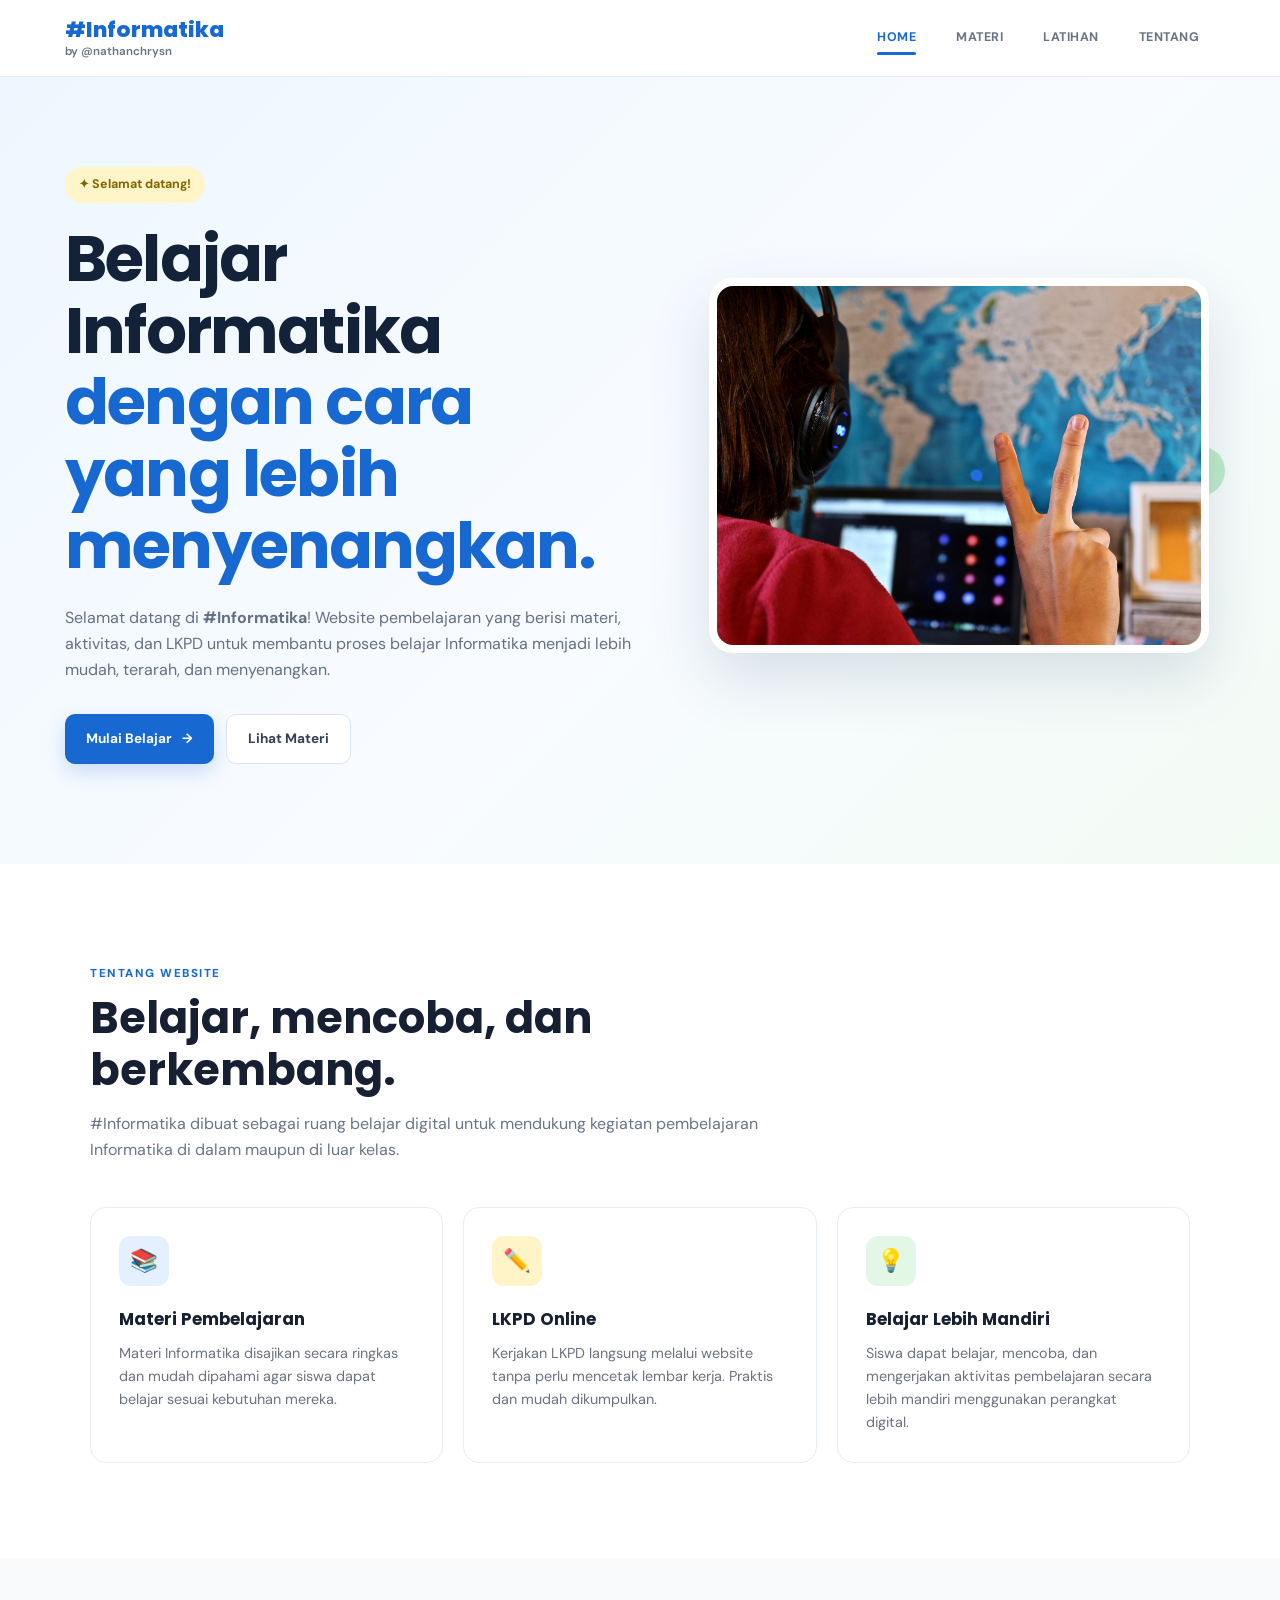
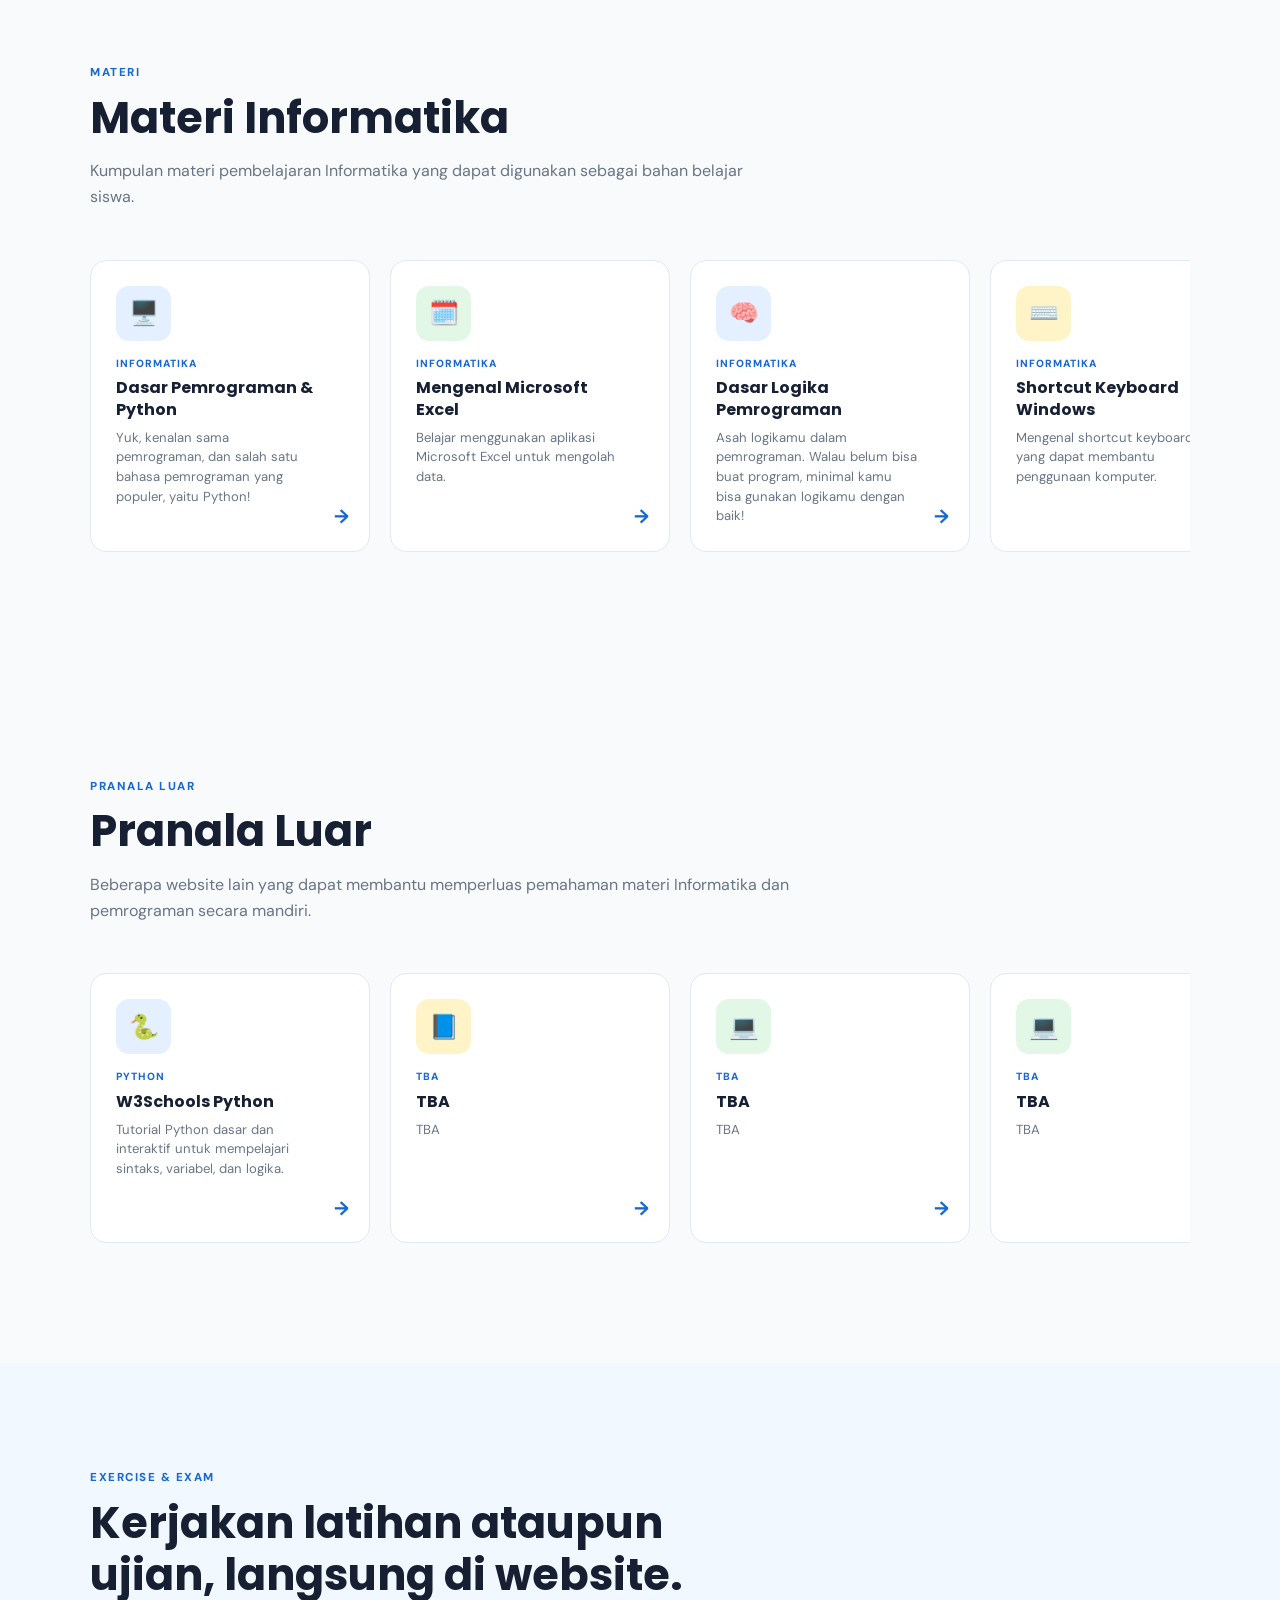
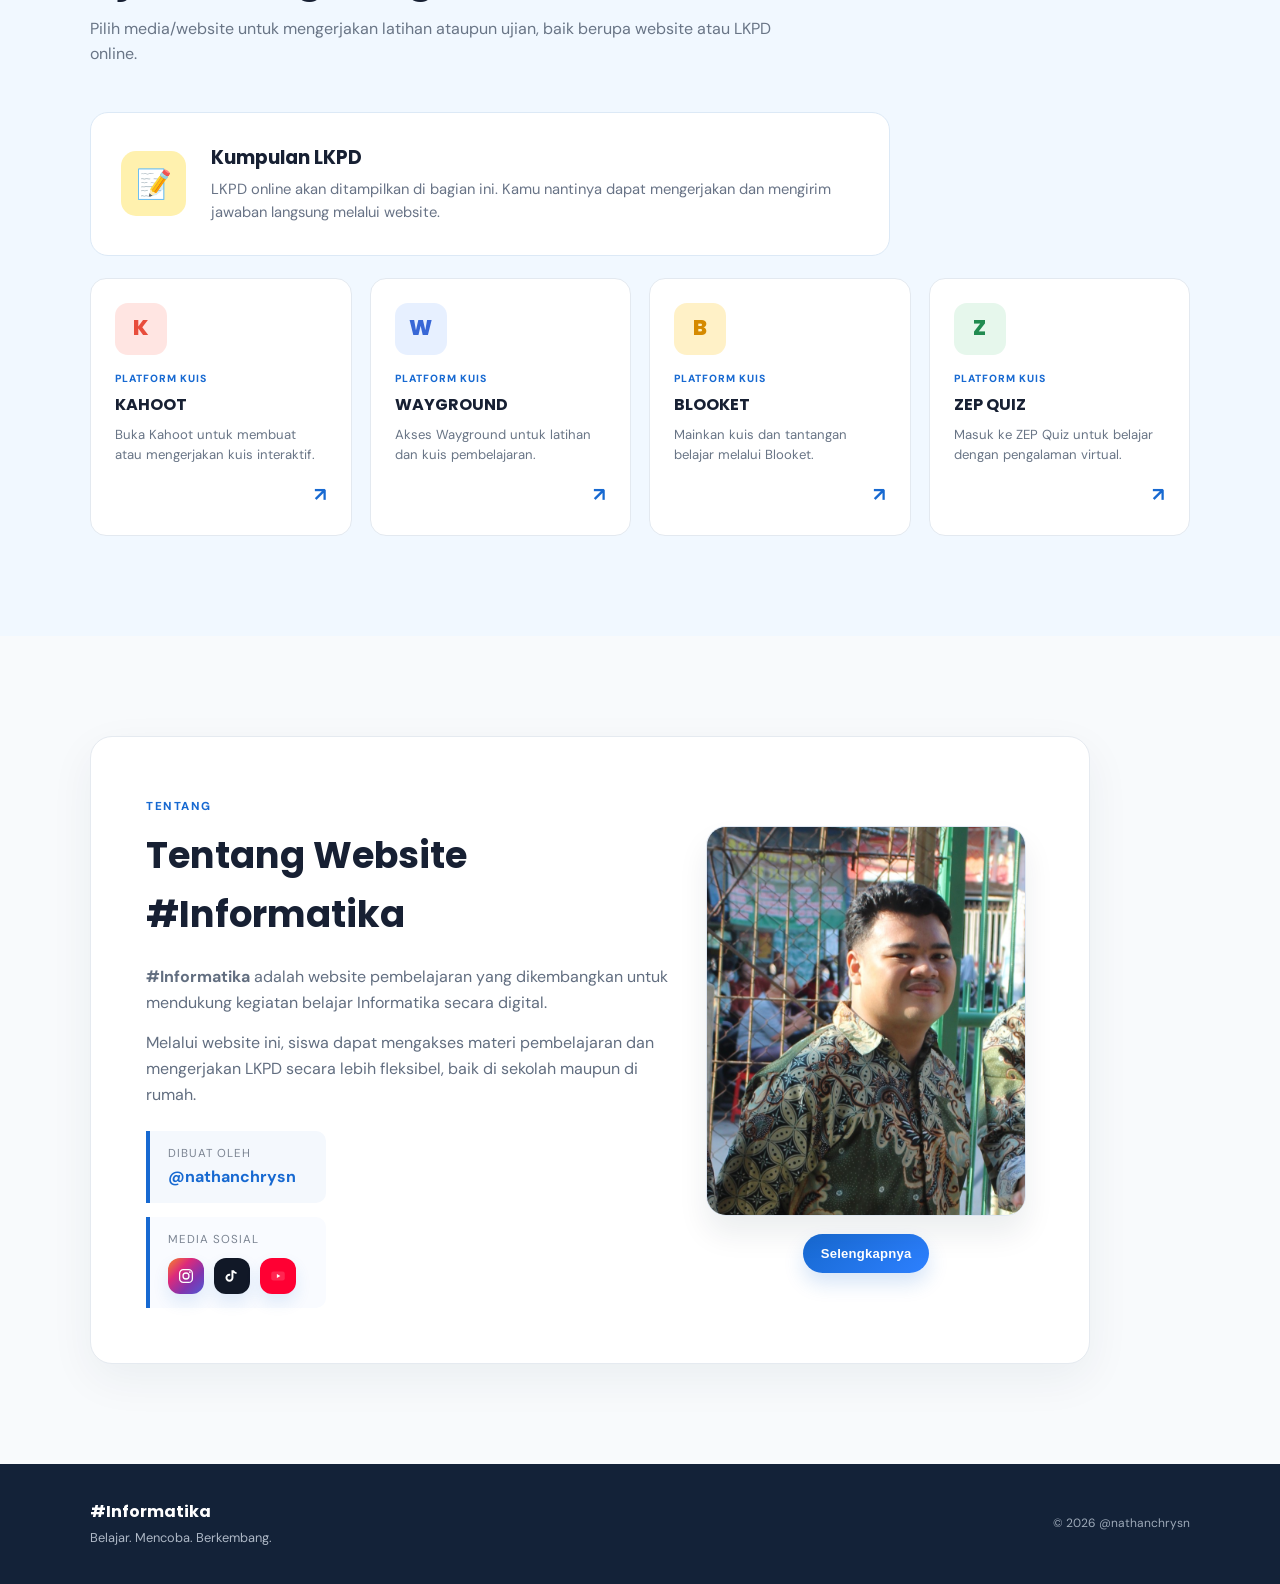
<file: index.html>
<!DOCTYPE html>
<html lang="id">

<head>
    <meta charset="UTF-8">
    <meta name="viewport" content="width=device-width, initial-scale=1.0">

    <title>Informatika-BHB</title>

    <meta name="description"
        content="Website pembelajaran Informatika oleh @nathanchrysn. Berisi materi, LKPD online, dan berbagai sumber belajar Informatika.">

    <link rel="stylesheet" href="style.css?v=20260916">

    <!-- Google Fonts -->
    <link rel="preconnect" href="https://fonts.googleapis.com">
    <link rel="preconnect" href="https://fonts.gstatic.com" crossorigin>
    <link
        href="https://fonts.googleapis.com/css2?family=DM+Sans:wght@400;500;600;700&family=Poppins:wght@500;600;700;800&display=swap"
        rel="stylesheet">
</head>

<body>

    <!-- =========================
         NAVIGATION
    ========================== -->

    <header class="navbar">

        <div class="nav-container">

            <a href="#home" class="brand">
                <span class="brand-main">#Informatika</span>
                <span class="brand-sub">by @nathanchrysn</span>
            </a>

            <nav class="nav-menu">

                <a href="#home" class="nav-link active">
                    HOME
                </a>

                <a href="#materi" class="nav-link">
                    MATERI
                </a>

                <a href="#lkpd" class="nav-link">
                    LATIHAN
                </a>

                <a href="#tentang" class="nav-link">
                    TENTANG
                </a>

            </nav>

        </div>

    </header>

<main>

        <!-- =========================
             HOME
        ========================== -->

        <section id="home" class="hero">

            <div class="hero-container">

                <div class="hero-text">

                    <span class="welcome-badge">
                        ✦ Selamat datang!
                    </span>

                    <h1>
                        Belajar Informatika
                        <span>dengan cara yang lebih menyenangkan.</span>
                    </h1>

                    <p class="hero-description">
                        Selamat datang di <strong>#Informatika</strong>!
                        Website pembelajaran yang berisi materi, aktivitas,
                        dan LKPD untuk membantu proses belajar Informatika
                        menjadi lebih mudah, terarah, dan menyenangkan.
                    </p>

                    <div class="hero-buttons">

                        <a href="#lkpd" class="button button-primary">
                            Mulai Belajar
                            <span>→</span>
                        </a>

                        <a href="#materi" class="button button-secondary">
                            Lihat Materi
                        </a>

                    </div>

                </div>

<!-- IMAGE AREA -->

                <div class="hero-image">

                    <div class="image-decoration decoration-blue"></div>
                    <div class="image-decoration decoration-yellow"></div>
                    <div class="image-decoration decoration-green"></div>

                    <div class="image-frame">

                        <!--
                            GANTI GAMBAR DI SINI

                            Simpan gambar kamu di:

                            assets/images/hero.jpg

                            Kemudian tidak perlu mengubah kode ini.
                        -->

                        <img src="assets/images/tiklearning.jpg" alt="Ilustrasi pembelajaran Informatika">

                    </div>

                </div>

            </div>

        </section>

<!-- =========================
             INTRO / SUMMARY
        ========================== -->

        <section class="intro">

            <div class="section-container">

                <div class="section-heading">

                    <span class="section-label">
                        TENTANG WEBSITE
                    </span>

                    <h2>
                        Belajar, mencoba, dan berkembang.
                    </h2>

                    <p>
                        #Informatika dibuat sebagai ruang belajar digital
                        untuk mendukung kegiatan pembelajaran Informatika
                        di dalam maupun di luar kelas.
                    </p>

                </div>

                <div class="feature-grid">

                    <div class="feature-card">

                        <div class="feature-icon blue-icon">
                            📚
                        </div>

                        <h3>Materi Pembelajaran</h3>

                        <p>
                            Materi Informatika disajikan secara ringkas
                            dan mudah dipahami agar siswa dapat belajar
                            sesuai kebutuhan mereka.
                        </p>

                    </div>

                    <div class="feature-card">

                        <div class="feature-icon yellow-icon">
                            ✏️
                        </div>

                        <h3>LKPD Online</h3>

                        <p>
                            Kerjakan LKPD langsung melalui website tanpa
                            perlu mencetak lembar kerja. Praktis dan mudah
                            dikumpulkan.
                        </p>

                    </div>

                    <div class="feature-card">

                        <div class="feature-icon green-icon">
                            💡
                        </div>

                        <h3>Belajar Lebih Mandiri</h3>

                        <p>
                            Siswa dapat belajar, mencoba, dan mengerjakan
                            aktivitas pembelajaran secara lebih mandiri
                            menggunakan perangkat digital.
                        </p>

                    </div>

                </div>

            </div>

        </section>

<!-- =========================
             MATERI
        ========================== -->

        <section id="materi" class="content-section">

            <div class="section-container">

                <div class="section-heading">

                    <span class="section-label">
                        MATERI
                    </span>

                    <h2>
                        Materi Informatika
                    </h2>

                    <p>
                        Kumpulan materi pembelajaran Informatika yang
                        dapat digunakan sebagai bahan belajar siswa.
                    </p>

                </div>

                <div class="material-grid">

                    <a href="materi/learnPython.html" class="material-card">

                        <div class="material-icon blue-icon">
                            🖥️
                        </div>

                        <div class="material-content">
                            <span class="material-category">
                                INFORMATIKA
                            </span>

                            <h3>
                                Dasar Pemrograman & Python
                            </h3>

                            <p>
                                Yuk, kenalan sama pemrograman, dan salah satu bahasa pemrograman yang populer, yaitu
                                Python!
                            </p>
                        </div>

                        <div class="material-arrow">
                            →
                        </div>

                    </a>

                    <a href="materi/learnExcel.html" class="material-card">

                        <div class="material-icon green-icon">
                            🗓️
                        </div>

                        <div class="material-content">
                            <span class="material-category">
                                INFORMATIKA
                            </span>

                            <h3>
                                Mengenal Microsoft Excel
                            </h3>

                            <p>
                                Belajar menggunakan aplikasi Microsoft Excel untuk mengolah data.
                            </p>
                        </div>

                        <div class="material-arrow">
                            →
                        </div>

                    </a>

                    <a href="materi/logicStart.html" class="material-card">

                        <div class="material-icon blue-icon">
                            🧠
                        </div>

                        <div class="material-content">
                            <span class="material-category">
                                INFORMATIKA
                            </span>

                            <h3>
                                Dasar Logika Pemrograman
                            </h3>

                            <p>
                                Asah logikamu dalam pemrograman. Walau belum bisa
                                buat program, minimal kamu bisa gunakan logikamu
                                dengan baik!
                            </p>
                        </div>

                        <div class="material-arrow">
                            →
                        </div>

                    </a>

                    <a href="#" class="material-card">

                        <div class="material-icon yellow-icon">
                            ⌨️
                        </div>

                        <div class="material-content">
                            <span class="material-category">
                                INFORMATIKA
                            </span>

                            <h3>
                                Shortcut Keyboard Windows
                            </h3>

                            <p>
                                Mengenal shortcut keyboard yang dapat
                                membantu penggunaan komputer.
                            </p>
                        </div>

                        <div class="material-arrow">
                            →
                        </div>

                    </a>

                </div>

            </div>

        </section>

<!-- =========================
             PRANALA LUAR
        ========================== -->

        <section id="pranala-luar" class="content-section">

            <div class="section-container">

                <div class="section-heading">

                    <span class="section-label">
                        PRANALA LUAR
                    </span>

                    <h2>
                        Pranala Luar
                    </h2>

                    <p>
                        Beberapa website lain yang dapat membantu
                        memperluas pemahaman materi Informatika dan
                        pemrograman secara mandiri.
                    </p>

                </div>

                <div class="material-grid">

                    <a href="https://www.w3schools.com/python/" target="_blank" rel="noopener noreferrer"
                        class="material-card">

                        <div class="material-icon blue-icon">
                            🐍
                        </div>

                        <div class="material-content">
                            <span class="material-category">
                                PYTHON
                            </span>

                            <h3>
                                W3Schools Python
                            </h3>

                            <p>
                                Tutorial Python dasar dan interaktif untuk
                                mempelajari sintaks, variabel, dan logika.
                            </p>
                        </div>

                        <div class="material-arrow">
                            →
                        </div>

                    </a>

                    <a href="https://docs.python.org/3/tutorial/" target="_blank" rel="noopener noreferrer"
                        class="material-card">

                        <div class="material-icon yellow-icon">
                            📘
                        </div>

                        <div class="material-content">
                            <span class="material-category">
                                TBA
                            </span>

                            <h3>
                                TBA
                            </h3>

                            <p>
                                TBA
                            </p>
                        </div>

                        <div class="material-arrow">
                            →
                        </div>

                    </a>

                    <a href="https://www.programiz.com/python-programming" target="_blank" rel="noopener noreferrer"
                        class="material-card">

                        <div class="material-icon green-icon">
                            💻
                        </div>

                        <div class="material-content">
                            <span class="material-category">
                                TBA
                            </span>

                            <h3>
                                TBA
                            </h3>

                            <p>
                                TBA
                            </p>
                        </div>

                        <div class="material-arrow">
                            →
                        </div>

                    </a>

                    <a href="https://www.programiz.com/python-programming" target="_blank" rel="noopener noreferrer"
                        class="material-card">

                        <div class="material-icon green-icon">
                            💻
                        </div>

                        <div class="material-content">
                            <span class="material-category">
                                TBA
                            </span>

                            <h3>
                                TBA
                            </h3>

                            <p>
                                TBA
                            </p>
                        </div>

                        <div class="material-arrow">
                            →
                        </div>

                    </a>

                    <a href="https://www.programiz.com/python-programming" target="_blank" rel="noopener noreferrer"
                        class="material-card">

                        <div class="material-icon green-icon">
                            💻
                        </div>

                        <div class="material-content">
                            <span class="material-category">
                                TBA
                            </span>

                            <h3>
                                TBA
                            </h3>

                            <p>
                                TBA
                            </p>
                        </div>

                        <div class="material-arrow">
                            →
                        </div>

                    </a>

                    <a href="https://www.programiz.com/python-programming" target="_blank" rel="noopener noreferrer"
                        class="material-card">

                        <div class="material-icon green-icon">
                            💻
                        </div>

                        <div class="material-content">
                            <span class="material-category">
                                TBA
                            </span>

                            <h3>
                                TBA
                            </h3>

                            <p>
                                TBA
                            </p>
                        </div>

                        <div class="material-arrow">
                            →
                        </div>

                    </a>

                </div>

            </div>

        </section>

<!-- =========================
             LKPD // LATIHAN
        ========================== -->

        <section id="lkpd" class="content-section lkpd-section">

            <div class="section-container">

                <div class="section-heading">

                    <span class="section-label">
                        EXERCISE & EXAM
                    </span>

                    <h2>
                        Kerjakan latihan ataupun ujian, langsung di website.
                    </h2>

                    <p>
                        Pilih media/website untuk mengerjakan latihan ataupun ujian, baik berupa website atau LKPD
                        online.
                    </p>

                </div>

                <div class="lkpd-placeholder">

                    <div class="lkpd-placeholder-icon">
                        📝
                    </div>

                    <div>

                        <h3>
                            Kumpulan LKPD
                        </h3>

                        <p>
                            LKPD online akan ditampilkan di bagian ini.
                            Kamu nantinya dapat mengerjakan dan mengirim
                            jawaban langsung melalui website.
                        </p>

                    </div>

                </div>

                <div class="lkpd-grid">

                    <a class="lkpd-card" href="https://kahoot.it/" target="_blank" rel="noopener noreferrer">

                        <div class="lkpd-card-icon kahoot-icon">K</div>

                        <div>

                            <span class="lkpd-card-label">PLATFORM KUIS</span>

                            <h3>KAHOOT</h3>

                            <p>Buka Kahoot untuk membuat atau mengerjakan kuis interaktif.</p>

                        </div>

                        <span class="lkpd-card-arrow">↗</span>

                    </a>

                    <a class="lkpd-card" href="https://joinmyquiz.com/" target="_blank" rel="noopener noreferrer">

                        <div class="lkpd-card-icon wayground-icon">W</div>

                        <div>

                            <span class="lkpd-card-label">PLATFORM KUIS</span>

                            <h3>WAYGROUND</h3>

                            <p>Akses Wayground untuk latihan dan kuis pembelajaran.</p>

                        </div>

                        <span class="lkpd-card-arrow">↗</span>

                    </a>

                    <a class="lkpd-card" href="https://play.blooket.com/play/" target="_blank"
                        rel="noopener noreferrer">

                        <div class="lkpd-card-icon blooket-icon">B</div>

                        <div>

                            <span class="lkpd-card-label">PLATFORM KUIS</span>

                            <h3>BLOOKET</h3>

                            <p>Mainkan kuis dan tantangan belajar melalui Blooket.</p>

                        </div>

                        <span class="lkpd-card-arrow">↗</span>

                    </a>

                    <a class="lkpd-card" href="https://quiz.zep.us/en/join/" target="_blank" rel="noopener noreferrer">

                        <div class="lkpd-card-icon zep-icon">Z</div>

                        <div>

                            <span class="lkpd-card-label">PLATFORM KUIS</span>

                            <h3>ZEP QUIZ</h3>

                            <p>Masuk ke ZEP Quiz untuk belajar dengan pengalaman virtual.</p>

                        </div>

                        <span class="lkpd-card-arrow">↗</span>

                    </a>

                </div>

            </div>

        </section>

<!-- =========================
             TENTANG
        ========================== -->

        <section id="tentang" class="content-section">

            <div class="section-container">

                <div class="about-box">

                    <div class="about-grid">

                        <div class="about-content">

                            <span class="section-label">
                                TENTANG
                            </span>

                            <h2>
                                Tentang Website #Informatika
                            </h2>

                            <p>
                                <strong>#Informatika</strong> adalah website
                                pembelajaran yang dikembangkan untuk mendukung
                                kegiatan belajar Informatika secara digital.
                            </p>

                            <p>
                                Melalui website ini, siswa dapat mengakses
                                materi pembelajaran dan mengerjakan LKPD
                                secara lebih fleksibel, baik di sekolah
                                maupun di rumah.
                            </p>

                            <div class="creator-social">

                                <div class="creator">

                                    <span class="creator-label">
                                        Dibuat oleh
                                    </span>

                                    <strong>
                                        @nathanchrysn
                                    </strong>

                                </div>

                                <div class="social-box">

                                    <span class="creator-label">
                                        Media sosial
                                    </span>

                                    <div class="social-list">
                                        <a href="https://www.instagram.com/nathanchrysn"
                                            class="social-icon instagram-icon" aria-label="Instagram" title="Instagram">
                                            <svg viewBox="0 0 24 24" aria-hidden="true">
                                                <rect x="3.5" y="3.5" width="17" height="17" rx="5" fill="none"
                                                    stroke="currentColor" stroke-width="1.7" />
                                                <circle cx="12" cy="12" r="4" fill="none" stroke="currentColor"
                                                    stroke-width="1.7" />
                                                <circle cx="17.2" cy="6.8" r="1.2" fill="currentColor" />
                                            </svg>
                                        </a>

                                        <a href="#" class="social-icon tiktok-icon" aria-label="TikTok" title="TikTok">
                                            <svg viewBox="0 0 24 24" aria-hidden="true">
                                                <path
                                                    d="M14.6 4.2c.7 1.4 1.8 2.2 3.4 2.5v2.7c-1.5-.1-2.8-.7-4.1-1.6v6.5c0 3-2.3 5.3-5.3 5.3S3.3 17.3 3.3 14.3s2.3-5.3 5.3-5.3c.3 0 .7 0 1 .1v2.7a3.7 3.7 0 0 0-1-.1c-1.5 0-2.7 1.2-2.7 2.7s1.2 2.7 2.7 2.7 2.7-1.2 2.7-2.7V4.2h3.6Z"
                                                    fill="currentColor" />
                                            </svg>
                                        </a>

                                        <a href="#" class="social-icon youtube-icon" aria-label="YouTube"
                                            title="YouTube">
                                            <svg viewBox="0 0 24 24" aria-hidden="true">
                                                <rect x="3" y="6" width="18" height="12" rx="3" fill="currentColor"
                                                    opacity="0.15" />
                                                <path d="M10.5 9.2 15.2 12l-4.7 2.8V9.2Z" fill="currentColor" />
                                            </svg>
                                        </a>
                                    </div>

                                </div>

                            </div>

                        </div>

                        <div class="about-photo">

                            <div class="photo-frame">
                                <img src="assets/images/aboutme.JPEG" alt="Foto pembuat website #Informatika">
                            </div>

                            <button type="button" class="more-button" data-modal-target="about-modal">
                                Selengkapnya
                            </button>

                        </div>

                    </div>

                </div>

            </div>

        </section>

    </main>

<div class="modal" id="about-modal" aria-hidden="true">

        <div class="modal-backdrop" data-close="true"></div>

        <div class="modal-content" role="dialog" aria-modal="true" aria-labelledby="modal-title">

            <button type="button" class="modal-close" aria-label="Tutup popup" data-close="true">
                ×
            </button>

            <span class="section-label">
                SELENGKAPNYA
            </span>

            <h3 id="modal-title">
                Profil Pembuat Website
            </h3>

            <p>
                Konten lengkap mengenai pembuat website ini akan
                ditambahkan di kesempatan berikutnya.
            </p>

        </div>

    </div>

<!-- =========================
         FOOTER
    ========================== -->

    <footer>

        <div class="footer-container">

            <div>

                <strong>#Informatika</strong>

                <p>
                    Belajar. Mencoba. Berkembang.
                </p>

            </div>

            <div class="footer-right">
                © 2026 @nathanchrysn
            </div>

        </div>

    </footer>

<!-- =========================
         JAVASCRIPT
    ========================== -->

    <script>

        const navLinks = document.querySelectorAll(".nav-link");

        window.addEventListener("scroll", () => {

            let current = "";

            const sections = document.querySelectorAll("section[id]");

            sections.forEach(section => {

                const sectionTop = section.offsetTop - 150;
                const sectionHeight = section.clientHeight;

                if (
                    window.scrollY >= sectionTop &&
                    window.scrollY < sectionTop + sectionHeight
                ) {
                    current = section.getAttribute("id");
                }

            });

            navLinks.forEach(link => {

                link.classList.remove("active");

                if (link.getAttribute("href") === "#" + current) {
                    link.classList.add("active");
                }

            });

        });

        const modal = document.getElementById("about-modal");
        const openModalButtons = document.querySelectorAll("[data-modal-target]");
        const closeModalButtons = document.querySelectorAll("[data-close]");

        openModalButtons.forEach(button => {
            button.addEventListener("click", () => {
                modal.classList.add("show");
                modal.setAttribute("aria-hidden", "false");
            });
        });

        closeModalButtons.forEach(button => {
            button.addEventListener("click", () => {
                modal.classList.remove("show");
                modal.setAttribute("aria-hidden", "true");
            });
        });

        document.addEventListener("keydown", event => {
            if (event.key === "Escape" && modal.classList.contains("show")) {
                modal.classList.remove("show");
                modal.setAttribute("aria-hidden", "true");
            }
        });

    </script>

</body>

</html>
</file>
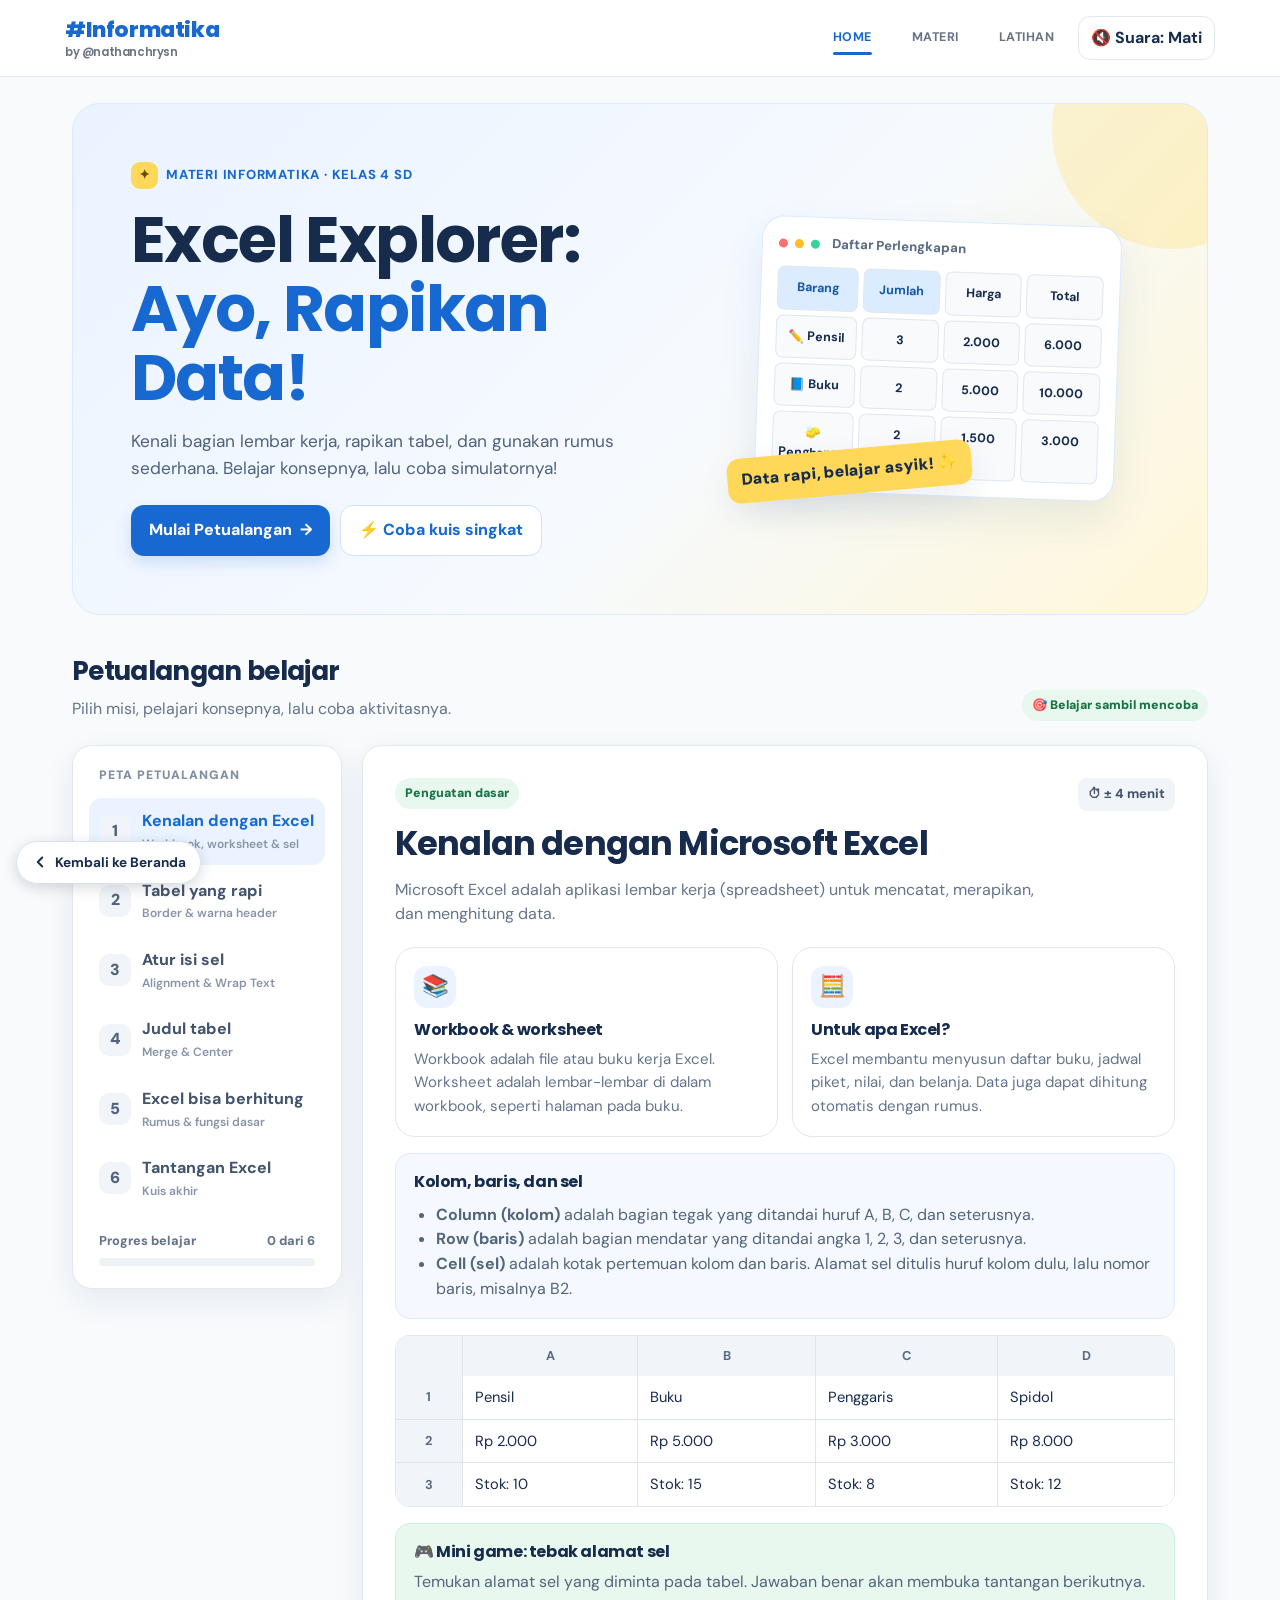
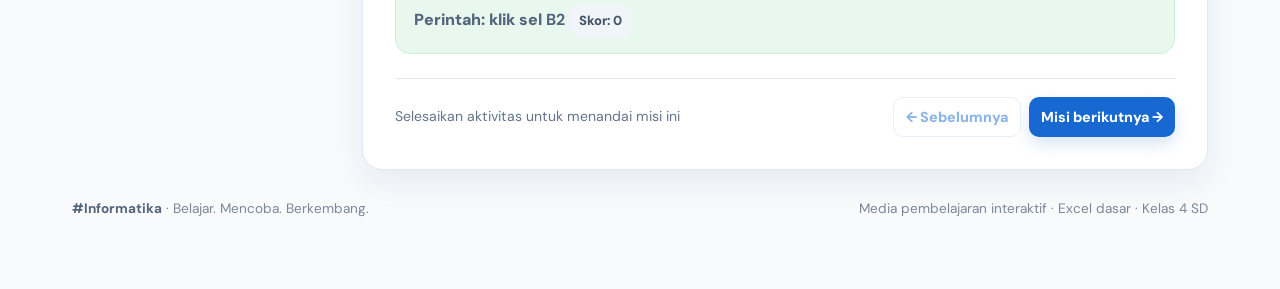
<file: materi/learnExcel.html>
<!doctype html>
<html lang="id">
  <head>
    <meta charset="utf-8" />
    <meta name="viewport" content="width=device-width, initial-scale=1" />
    <meta name="theme-color" content="#1769d1" />
    <title>Excel Explorer — Ayo, Rapikan Data! | #Informatika</title>
    <link rel="stylesheet" href="learnExcel-style.css" />
    <link rel="preconnect" href="https://fonts.googleapis.com" />
    <link rel="preconnect" href="https://fonts.gstatic.com" crossorigin />
    <link
      href="https://fonts.googleapis.com/css2?family=DM+Sans:wght@400;500;600;700&family=Poppins:wght@500;600;700;800&display=swap"
      rel="stylesheet"
    />
  </head>
  <body>
    <a class="home-float" href="../index.html" aria-label="Kembali ke halaman utama">
      <svg viewBox="0 0 24 24" fill="none" aria-hidden="true">
        <path d="M15 18L9 12L15 6" stroke="currentColor" stroke-width="2.5" stroke-linecap="round" stroke-linejoin="round" />
      </svg>
      <span>Kembali ke Beranda</span>
    </a>
    <header class="topbar">
      <nav class="nav" aria-label="Navigasi utama">
        <a class="brand" href="#home" aria-label="#Informatika by @nathanchrysn">
          <span class="brand-main">#Informatika</span>
          <span class="brand-sub">by @nathanchrysn</span>
        </a>
        <div class="navlinks">
          <a class="active" href="#home">HOME</a><a href="#belajar">MATERI</a
          ><a href="#tantangan" id="challengeNav">LATIHAN</a
          ><button
            class="sound-toggle"
            id="soundToggle"
            type="button"
            aria-pressed="false"
          >
            🔇 Suara: Mati
          </button>
        </div>
      </nav>
    </header>
    <main class="wrap" id="home">
      <section class="hero">
        <div>
          <div class="eyebrow">
            <span class="spark">✦</span> MATERI INFORMATIKA · KELAS 4 SD
          </div>
          <h1>
            Excel Explorer:<br /><span style="color: var(--blue)"
              >Ayo, Rapikan Data!</span
            >
          </h1>
          <p>
            Kenali bagian lembar kerja, rapikan tabel, dan gunakan rumus
            sederhana. Belajar konsepnya, lalu coba simulatornya!
          </p>
          <div class="actions">
            <button class="btn btn-primary" id="startBtn">
              Mulai Petualangan <span aria-hidden="true">→</span></button
            ><button class="btn btn-light" id="quickQuizBtn">
              ⚡ Coba kuis singkat
            </button>
          </div>
        </div>
        <div
          class="hero-art"
          aria-label="Ilustrasi tabel spreadsheet sederhana"
        >
          <div class="art-card">
            <div class="art-top">
              <span class="dot"></span><span class="dot"></span
              ><span class="dot"></span
              ><span style="margin-left: 5px">Daftar Perlengkapan</span>
            </div>
            <div class="mini-grid">
              <span>Barang</span><span>Jumlah</span><span>Harga</span
              ><span>Total</span><span>✏️ Pensil</span><span>3</span
              ><span>2.000</span><span>6.000</span><span>📘 Buku</span
              ><span>2</span><span>5.000</span><span>10.000</span
              ><span>🧽 Penghapus</span><span>2</span><span>1.500</span
              ><span>3.000</span>
            </div>
          </div>
          <div class="floating-note">Data rapi, belajar asyik! ✨</div>
        </div>
      </section>
      <div class="section-heading" id="belajar">
        <div>
          <h2>Petualangan belajar</h2>
          <p>Pilih misi, pelajari konsepnya, lalu coba aktivitasnya.</p>
        </div>
        <span class="tag">🎯 Belajar sambil mencoba</span>
      </div>
      <div class="layout">
        <aside class="sidebar" aria-label="Daftar misi">
          <div class="side-title">Peta petualangan</div>
          <div class="mission-list" id="missionList">
            <button class="mission-link active" data-mission="0">
              <span class="mission-number">1</span
              ><span class="mission-label"
                >Kenalan dengan Excel<small
                  >Workbook, worksheet & sel</small
                ></span
              >
            </button>
            <button class="mission-link" data-mission="1">
              <span class="mission-number">2</span
              ><span class="mission-label"
                >Tabel yang rapi<small>Border & warna header</small></span
              >
            </button>
            <button class="mission-link" data-mission="2">
              <span class="mission-number">3</span
              ><span class="mission-label"
                >Atur isi sel<small>Alignment & Wrap Text</small></span
              >
            </button>
            <button class="mission-link" data-mission="3">
              <span class="mission-number">4</span
              ><span class="mission-label"
                >Judul tabel<small>Merge & Center</small></span
              >
            </button>
            <button class="mission-link" data-mission="4">
              <span class="mission-number">5</span
              ><span class="mission-label"
                >Excel bisa berhitung<small>Rumus & fungsi dasar</small></span
              >
            </button>
            <button class="mission-link" data-mission="5">
              <span class="mission-number">6</span
              ><span class="mission-label"
                >Tantangan Excel<small>Kuis akhir</small></span
              >
            </button>
          </div>
          <div class="progress-wrap">
            <div class="progress-label">
              <span>Progres belajar</span
              ><span id="progressText">0 dari 6</span>
            </div>
            <div
              class="progress-track"
              role="progressbar"
              aria-label="Progres belajar"
              aria-valuemin="0"
              aria-valuemax="6"
              aria-valuenow="0"
            >
              <div class="progress-bar" id="progressBar"></div>
            </div>
          </div>
        </aside>
        <section class="content">
          <article class="panel" id="missionPanel" aria-live="polite"></article>
        </section>
      </div>
      <div class="footer">
        <span
          ><strong style="color: #53657b">#Informatika</strong> · Belajar.
          Mencoba. Berkembang.</span
        ><span>Media pembelajaran interaktif · Excel dasar · Kelas 4 SD</span>
      </div>
    </main>
    <div class="quiz-modal" id="quizModal" aria-hidden="true">
      <div class="quiz-backdrop" data-close-quiz></div>
      <section
        class="quiz-dialog"
        id="quizDialog"
        role="dialog"
        aria-modal="true"
        aria-labelledby="quizModalTitle"
        tabindex="-1"
      >
        <header class="quiz-dialog-head">
          <h2 id="quizModalTitle">Kuis Kilat Excel</h2>
          <button
            class="quiz-close"
            id="closeQuiz"
            type="button"
            aria-label="Tutup kuis"
          >
            ×
          </button>
        </header>
        <div id="quizArea"></div>
      </section>
    </div>
    <div class="toast" id="toast" role="status" aria-live="polite"></div>
    <script>
      (() => {
        const missions = [
          {
            title: "Kenalan dengan Microsoft Excel",
            tag: "Penguatan dasar",
            time: "± 4 menit",
            intro:
              "Microsoft Excel adalah aplikasi lembar kerja (spreadsheet) untuk mencatat, merapikan, dan menghitung data.",
            body: `
			<div class="two-col"><div class="info-card"><div class="info-icon">📚</div><h3>Workbook & worksheet</h3><p>Workbook adalah file atau buku kerja Excel. Worksheet adalah lembar-lembar di dalam workbook, seperti halaman pada buku.</p></div><div class="info-card"><div class="info-icon">🧮</div><h3>Untuk apa Excel?</h3><p>Excel membantu menyusun daftar buku, jadwal piket, nilai, dan belanja. Data juga dapat dihitung otomatis dengan rumus.</p></div></div>
			<div class="callout"><h3>Kolom, baris, dan sel</h3><ul><li><b>Column (kolom)</b> adalah bagian tegak yang ditandai huruf A, B, C, dan seterusnya.</li><li><b>Row (baris)</b> adalah bagian mendatar yang ditandai angka 1, 2, 3, dan seterusnya.</li><li><b>Cell (sel)</b> adalah kotak pertemuan kolom dan baris. Alamat sel ditulis huruf kolom dulu, lalu nomor baris, misalnya B2.</li></ul></div>
			<div class="demo-table-wrap"><table class="sheet"><thead><tr><th></th><th>A</th><th>B</th><th>C</th><th>D</th></tr></thead><tbody><tr><th>1</th><td class="cell-interactive" data-cell="A1" role="button" tabindex="0">Pensil</td><td class="cell-interactive" data-cell="B1" role="button" tabindex="0">Buku</td><td class="cell-interactive" data-cell="C1" role="button" tabindex="0">Penggaris</td><td class="cell-interactive" data-cell="D1" role="button" tabindex="0">Spidol</td></tr><tr><th>2</th><td class="cell-interactive" data-cell="A2" role="button" tabindex="0">Rp 2.000</td><td class="cell-interactive" data-cell="B2" role="button" tabindex="0">Rp 5.000</td><td class="cell-interactive" data-cell="C2" role="button" tabindex="0">Rp 3.000</td><td class="cell-interactive" data-cell="D2" role="button" tabindex="0">Rp 8.000</td></tr><tr><th>3</th><td class="cell-interactive" data-cell="A3" role="button" tabindex="0">Stok: 10</td><td class="cell-interactive" data-cell="B3" role="button" tabindex="0">Stok: 15</td><td class="cell-interactive" data-cell="C3" role="button" tabindex="0">Stok: 8</td><td class="cell-interactive" data-cell="D3" role="button" tabindex="0">Stok: 12</td></tr></tbody></table></div>
			<div class="callout green"><h3>🎮 Mini game: tebak alamat sel</h3><p>Temukan alamat sel yang diminta pada tabel. Jawaban benar akan membuka tantangan berikutnya.</p><p style="margin-top:10px;font-weight:850">Perintah: klik sel <strong id="targetCellDisplay">B2</strong> <span class="pill" id="cellGameScore">Skor: 0</span></p><div class="feedback" id="cellFeedback" aria-live="polite"></div></div>`,
          },
          {
            title: "Membuat tabel yang rapi",
            tag: "Penguatan keterampilan",
            time: "± 5 menit",
            intro:
              "Tabel yang bersih dan memiliki header yang jelas membantu pembaca memahami data sekolah atau daftar belanja.",
            body: `
			<div class="callout"><h3>Fitur penting untuk merapikan tabel</h3><ul><li><b>Borders</b> memberi garis pada sel agar data terpisah dengan jelas.</li><li><b>Fill Color</b> mewarnai latar sel, biasanya untuk membedakan header dari isi data.</li><li>Gunakan warna lembut dengan kontras yang cukup supaya tulisan mudah dibaca.</li></ul></div>
			<div class="callout yellow"><h3>🧪 Simulasi hias tabel</h3><p>Coba pasang border dan pilih warna header. Warna hanya diterapkan pada judul kolom.</p><div class="toolbar"><button class="tool-btn" data-format="border">▦ Pasang / hapus border</button><button class="tool-btn" data-color="#dcecff|#174d8f">🔵 Header biru</button><button class="tool-btn" data-color="#fff0a8|#684d00">🟨 Header kuning</button><button class="tool-btn" data-color="#d9f3e5|#176b3d">🟢 Header hijau</button><button class="tool-btn" data-format="reset">↺ Reset tampilan</button></div></div>
			<div class="demo-table-wrap"><table class="sheet" id="formatSheet"><thead><tr><th>Nama Siswa</th><th>Tugas 1</th><th>Tugas 2</th><th>Nilai Akhir</th></tr></thead><tbody><tr><td>Andi</td><td>85</td><td>90</td><td>88</td></tr><tr><td>Budi</td><td>90</td><td>95</td><td>93</td></tr><tr><td>Siti</td><td>100</td><td>95</td><td>98</td></tr></tbody></table></div>
			<div class="callout yellow"><h3>💡 Pertanyaan refleksi</h3><p>Mengapa header sebaiknya memiliki warna yang berbeda dari isi data?</p><div class="toolbar"><button class="tool-btn" data-check="header" data-value="rainbow">🌈 Supaya tabel ramai seperti pelangi</button><button class="tool-btn" data-check="header" data-value="header">Agar judul mudah dibedakan dari data</button><button class="tool-btn" data-check="header" data-value="numbers">Supaya angka berubah otomatis</button></div><div class="feedback" id="headerFeedback"></div></div>`,
          },
          {
            title: "Mengatur isi sel agar mudah dibaca",
            tag: "Penguatan keterampilan",
            time: "± 5 menit",
            intro:
              "Teks yang sejajar dan ukuran sel yang sesuai membuat tabel lebih mudah dibaca. Tidak semua isi harus rata tengah.",
            body: `
			<div class="callout"><h3>Perataan dan ukuran sel</h3><ul><li><b>Rata kiri</b> cocok untuk kata atau kalimat, seperti nama barang.</li><li><b>Rata tengah</b> sering cocok untuk judul kolom atau nomor pendek.</li><li><b>Rata kanan</b> dapat membantu merapikan angka dan nilai uang.</li><li><b>Wrap Text</b> melipat teks panjang ke baris berikutnya di dalam sel.</li></ul></div>
			<div class="callout yellow"><h3>🧪 Lab simulator penataan sel</h3><p>Geser pengatur lebar kolom dan tinggi baris, lalu coba perataan dan Wrap Text.</p><div class="two-col"><label>Lebar kolom: <output id="widthValue">160 px</output><input type="range" min="100" max="300" value="160" data-dimension="width" aria-label="Lebar kolom"></label><label>Tinggi baris: <output id="heightValue">50 px</output><input type="range" min="30" max="100" value="50" data-dimension="height" aria-label="Tinggi baris"></label></div><div class="toolbar"><button class="tool-btn selected" data-align="left">☰ Rata kiri</button><button class="tool-btn" data-align="center">≡ Rata tengah</button><button class="tool-btn" data-align="right">☷ Rata kanan</button><button class="tool-btn" data-wrap aria-pressed="false">↵ Wrap Text: Mati</button><button class="tool-btn" data-size="reset">↺ Ukuran awal</button></div><div style="display:grid;place-items:center;background:#f1f5f9;padding:20px;border-radius:14px;overflow:auto"><div class="preview-cell" id="previewCell"><span>Daftar Peralatan Kelas 4 SD Informatika</span></div></div><p class="muted" style="margin-top:8px">Di Excel, tarik batas antara huruf kolom atau angka baris untuk mengubah ukuran. Klik dua kali batas kolom agar lebarnya menyesuaikan isi.</p></div>`,
          },
          {
            title: "Membuat judul dengan Merge & Center",
            tag: "Materi baru",
            time: "± 3 menit",
            intro:
              "Merge & Center menggabungkan beberapa sel menjadi satu area dan menempatkan teks di tengah. Fitur ini cocok untuk judul tabel.",
            body: `
			<div class="callout"><h3>Kapan Merge & Center digunakan?</h3><p>Gunakan untuk membuat judul utama yang membentang di atas beberapa kolom. Hindari menggabungkan sel data sembarangan karena isi sel selain sel pertama dapat hilang.</p></div>
			<div class="callout yellow"><h3>🧩 Cobalah gabungkan sel judul A1 sampai D1</h3><p>Pilih tombol untuk membandingkan kondisi sebelum dan sesudah.</p><div class="toolbar"><button class="tool-btn selected" data-merge="before">Sebelum</button><button class="tool-btn" data-merge="after">Merge & Center ✨</button></div><div class="demo-table-wrap"><table class="sheet"><thead><tr id="mergeTitle"><td>DAFTAR NILAI SD 1</td><td></td><td></td><td></td></tr><tr class="header-row"><th>No</th><th>Nama Siswa</th><th>Mata Pelajaran</th><th>Nilai</th></tr></thead><tbody><tr><td>1</td><td>Dina</td><td>Informatika</td><td>95</td></tr><tr><td>2</td><td>Eko</td><td>Informatika</td><td>88</td></tr></tbody></table></div><div class="feedback show good" id="mergeStatus">Sebelum digabung: teks berada di sel A1 saja.</div></div>`,
          },
          {
            title: "Excel bisa berhitung!",
            tag: "Materi baru",
            time: "± 8 menit",
            intro:
              "Excel dapat menjadi kalkulator yang cepat. Setiap rumus harus diawali tanda sama dengan (=).",
            body: `
			<div class="two-col"><div class="info-card"><div class="info-icon">➕</div><h3>Operator matematika</h3><p><code>+</code> tambah, <code>-</code> kurang, <code>*</code> kali, dan <code>/</code> bagi.<br><code>=5+3</code> menghasilkan 8.</p></div><div class="info-card"><div class="info-icon">🧮</div><h3>Referensi sel & fungsi</h3><p>Gunakan alamat sel seperti <code>=B2*C2</code>. <code>SUM</code> menjumlahkan data dan <code>AVERAGE</code> menghitung rata-rata.</p></div></div>
			<div class="callout"><h3>📋 Data alat tulis sekolah</h3><p>Gunakan B untuk harga satuan dan C untuk jumlah beli. Sel B2 berisi 10000, C2 berisi 2, dan seterusnya.</p><div class="demo-table-wrap" style="margin-top:12px"><table class="sheet"><thead><tr class="header-row"><th>Baris</th><th>A (Nama Barang)</th><th>B (Harga Satuan)</th><th>C (Jumlah Beli)</th></tr></thead><tbody><tr><th>2</th><td>Buku Tulis</td><td>10.000</td><td>2</td></tr><tr><th>3</th><td>Pensil 2B</td><td>5.000</td><td>4</td></tr><tr><th>4</th><td>Tempat Pensil</td><td>20.000</td><td>1</td></tr><tr><th>5</th><td>Penggaris</td><td>15.000</td><td>3</td></tr></tbody></table></div></div>
			<div class="callout yellow"><h3>🔬 Laboratorium rumus interaktif</h3><p>Coba rumus dengan operator, alamat sel, atau fungsi SUM dan AVERAGE.</p><div class="toolbar"><button class="tool-btn" data-formula="=B2*C2">=B2*C2</button><button class="tool-btn" data-formula="=SUM(B2:B5)">=SUM(B2:B5)</button><button class="tool-btn" data-formula="=AVERAGE(B2:B5)">=AVERAGE(B2:B5)</button><button class="tool-btn" data-formula="=B2+B3">=B2+B3</button></div><div class="formula-input"><input id="formulaInput" value="=B2*C2" aria-label="Tulis rumus Excel"><button class="btn btn-primary" id="calculateBtn">⚡ Hitung hasil</button></div><div class="result" id="formulaResult" aria-live="polite">Hasil akan muncul di sini.</div><p class="muted" style="margin-top:8px">Contoh hasil: <code>=B2*C2</code> adalah 20.000; <code>=SUM(B2:B5)</code> adalah 50.000.</p></div>
			<div class="callout green"><h3>Ingat!</h3><p>Simulasi ini untuk latihan awal. Coba juga rumus tersebut secara langsung di Microsoft Excel.</p></div>`,
          },
          {
            title: "Tantangan Excel",
            tag: "Uji pemahaman",
            time: "± 5 menit",
            intro:
              "Uji pemahamanmu tentang lembar kerja, fitur format, dan rumus Excel. Setelah itu, praktikkan sendiri di Excel.",
            body: `
			<div class="callout green"><h3>🏁 Kuis final</h3><p>Jawab sepuluh pertanyaan tentang rumus, sel, dan fitur Excel. Setiap jawaban akan mendapat feedback dan pembahasan.</p><button class="btn btn-primary" id="inlineQuizStart">Mulai kuis tantangan →</button></div>
			<div class="callout yellow"><h3>💡 Ingat!</h3><p>Simulator ini membantu memahami konsep. Setelah kuis, buka Microsoft Excel dan praktikkan keterampilanmu: buat tabel sederhana, rapikan formatnya, buat judul, lalu gunakan rumus untuk menghitung data.</p></div>`,
          },
        ];

        const quizQuestions = [
          {
            q: "Apa tanda wajib yang ditulis pertama kali saat membuat rumus Excel?",
            a: [
              "Tanda titik dua (:) ",
              "Tanda sama dengan (=)",
              "Tanda seru (!)",
              "Tanda bintang (*)",
            ],
            correct: 1,
            why: "Semua rumus Excel diawali tanda sama dengan agar Excel tahu kamu sedang melakukan perhitungan.",
          },
          {
            q: "Alamat sel B3 berarti sel tersebut terletak pada…",
            a: [
              "Kolom 3, baris B",
              "Baris B3 secara bebas",
              "Kolom B, baris 3",
              "Lembar kerja nomor 3",
            ],
            correct: 2,
            why: "Alamat sel ditulis dengan huruf kolom terlebih dahulu, lalu angka baris.",
          },
          {
            q: "Fitur untuk menggabungkan beberapa sel menjadi satu sel judul di tengah adalah…",
            a: ["Merge & Center", "Wrap Text", "Fill Color", "Borders"],
            correct: 0,
            why: "Merge & Center menggabungkan sel dan menempatkan teks di tengah.",
          },
          {
            q: "Fungsi Excel yang digunakan untuk menjumlahkan sekumpulan angka adalah…",
            a: ["AVERAGE", "COUNT", "SUM", "MAX"],
            correct: 2,
            why: "SUM menjumlahkan angka pada rentang sel, misalnya =SUM(B2:B5).",
          },
          {
            q: "Jika teks di dalam sel sangat panjang dan terpotong, fitur yang dapat melipat teks ke bawah adalah…",
            a: ["Align Left", "Wrap Text", "Font Size", "Borders"],
            correct: 1,
            why: "Wrap Text melipat teks panjang ke baris baru di dalam sel yang sama.",
          },
          {
            q: "Fungsi Excel untuk mencari nilai rata-rata adalah…",
            a: ["AVERAGE", "SUM", "MIN", "TOTAL"],
            correct: 0,
            why: "AVERAGE menghitung nilai rata-rata dari rentang sel tertentu.",
          },
          {
            q: "Apa perbedaan workbook dan worksheet?",
            a: [
              "Workbook adalah file kerja, worksheet adalah lembar di dalamnya",
              "Workbook adalah satu sel, worksheet adalah satu kolom",
              "Keduanya selalu berarti hal yang sama",
              "Worksheet adalah nama rumus Excel",
            ],
            correct: 0,
            why: "Workbook adalah buku kerja atau file Excel; worksheet adalah lembar kerja di dalam workbook.",
          },
          {
            q: "Fitur Borders digunakan untuk…",
            a: [
              "Mengubah isi angka",
              "Menambahkan garis pada sel",
              "Menggabungkan beberapa sel",
              "Melipat teks panjang",
            ],
            correct: 1,
            why: "Borders memberi garis batas agar sel dan data lebih mudah dibedakan.",
          },
          {
            q: "Fill Color pada header membantu kita…",
            a: [
              "Menghitung jumlah data",
              "Mengubah rumus menjadi teks",
              "Membedakan judul kolom dari isi data",
              "Mengurutkan data otomatis",
            ],
            correct: 2,
            why: "Warna latar header membantu pembaca mengenali judul kolom dengan cepat.",
          },
          {
            q: "Perataan yang biasanya cocok untuk nama barang adalah…",
            a: ["Rata kiri", "Rata kanan", "Rata bawah", "Rata diagonal"],
            correct: 0,
            why: "Rata kiri nyaman dibaca untuk teks berupa nama atau kata-kata.",
          },
        ];
        const panel = document.getElementById("missionPanel"),
          links = [...document.querySelectorAll(".mission-link")],
          done = new Set(),
          $ = (id) => document.getElementById(id);
        let current = 0,
          soundOn = false,
          audioCtx = null,
          cellGameIndex = 0,
          cellGameScore = 0,
          quizIndex = 0,
          quizScore = 0,
          quizTarget = "quizArea",
          quizAnswered = false,
          lastQuizTrigger = null;
        const cellTargets = ["B2", "A1", "C3", "D2", "B1", "C2"];
        function beep(type = "click") {
          if (!soundOn) return;
          try {
            audioCtx =
              audioCtx || (window.AudioContext ? new AudioContext() : null);
            if (!audioCtx) return;
            if (audioCtx.state === "suspended") audioCtx.resume();
            const now = audioCtx.currentTime,
              notes =
                type === "good"
                  ? [660, 880, 1046]
                  : type === "bad"
                    ? [220, 180]
                    : type === "win"
                      ? [523, 659, 784, 1046]
                      : [440];
            notes.forEach((freq, i) => {
              const osc = audioCtx.createOscillator(),
                gain = audioCtx.createGain();
              osc.type = "sine";
              osc.frequency.setValueAtTime(freq, now + i * 0.105);
              gain.gain.setValueAtTime(0.0001, now + i * 0.105);
              gain.gain.exponentialRampToValueAtTime(
                0.12,
                now + i * 0.105 + 0.015,
              );
              gain.gain.exponentialRampToValueAtTime(
                0.0001,
                now + i * 0.105 + 0.12,
              );
              osc.connect(gain);
              gain.connect(audioCtx.destination);
              osc.start(now + i * 0.105);
              osc.stop(now + i * 0.105 + 0.14);
            });
          } catch (error) {}
        }
        function toast(message) {
          const element = $("toast");
          element.textContent = message;
          element.classList.add("show");
          clearTimeout(toast.timer);
          toast.timer = setTimeout(
            () => element.classList.remove("show"),
            2400,
          );
        }
        function confetti() {
          const colors = ["#1769d1", "#ffd85a", "#2e9d68", "#ff8c69"];
          for (let index = 0; index < 42; index++) {
            const piece = document.createElement("i");
            piece.className = "confetti";
            piece.style.left = Math.random() * 100 + "vw";
            piece.style.background = colors[index % colors.length];
            piece.style.animationDelay = Math.random() * 0.4 + "s";
            document.body.appendChild(piece);
            setTimeout(() => piece.remove(), 2300);
          }
        }
        function updateProgress() {
          $("progressText").textContent = `${done.size} dari 6`;
          $("progressBar").style.width = (done.size / 6) * 100 + "%";
          $("progressBar").parentElement.setAttribute(
            "aria-valuenow",
            String(done.size),
          );
          links.forEach((link, index) => {
            link.classList.toggle("done", done.has(index));
            link.classList.toggle("active", index === current);
            link.querySelector(".mission-number").textContent = done.has(index)
              ? "✓"
              : index + 1;
          });
        }
        function markDone(index) {
          done.add(index);
          updateProgress();
        }
        function renderMission(index) {
          current = index;
          const mission = missions[index];
          updateProgress();
          panel.innerHTML = `<div class="mission-head"><div><span class="tag">${mission.tag}</span><h2>${mission.title}</h2><p>${mission.intro}</p></div><span class="pill">⏱ ${mission.time}</span></div><div class="lesson-body">${mission.body}</div><div class="lesson-footer"><span class="muted">${done.has(index) ? "✓ Misi sudah dijelajahi" : "Selesaikan aktivitas untuk menandai misi ini"}</span><div style="display:flex;gap:8px"><button class="btn btn-light btn-small" id="prevMission" ${index === 0 ? "disabled" : ""}>← Sebelumnya</button><button class="btn btn-primary btn-small" id="nextMission">${index === 5 ? "Selesai ✓" : "Misi berikutnya →"}</button></div></div>`;
          if (index === 0) {
            $("targetCellDisplay").textContent = cellTargets[cellGameIndex];
            $("cellGameScore").textContent = `Skor: ${cellGameScore}`;
            panel.querySelectorAll("[data-cell]").forEach((cell) => {
              cell.addEventListener("click", () => checkCell(cell));
              cell.addEventListener("keydown", (event) => {
                if (event.key === "Enter" || event.key === " ") {
                  event.preventDefault();
                  checkCell(cell);
                }
              });
            });
          }
          panel.querySelectorAll('[data-format="border"]').forEach((button) =>
            button.addEventListener("click", () => {
              $("formatSheet").classList.toggle("borders-on");
              button.classList.toggle("selected");
              beep();
            }),
          );
          panel.querySelectorAll('[data-format="reset"]').forEach((button) =>
            button.addEventListener("click", () => {
              const table = $("formatSheet");
              table.classList.remove("borders-on");
              table.querySelectorAll("th").forEach((cell) => {
                cell.style.background = "";
                cell.style.color = "";
              });
              panel
                .querySelectorAll('[data-format="border"],[data-color]')
                .forEach((control) => control.classList.remove("selected"));
              beep();
            }),
          );
          panel.querySelectorAll("[data-color]").forEach((button) =>
            button.addEventListener("click", () => {
              const [background, color] = button.dataset.color.split("|");
              $("formatSheet")
                .querySelectorAll("thead th")
                .forEach((cell) => {
                  cell.style.background = background;
                  cell.style.color = color;
                });
              panel
                .querySelectorAll("[data-color]")
                .forEach((control) =>
                  control.classList.toggle("selected", control === button),
                );
              beep();
            }),
          );
          panel.querySelectorAll('[data-check="header"]').forEach((button) =>
            button.addEventListener("click", () => {
              const correct = button.dataset.value === "header",
                feedback = $("headerFeedback");
              feedback.className =
                "feedback show " + (correct ? "good" : "bad");
              feedback.textContent = correct
                ? "Benar! Warna header membuat judul kolom mudah dikenali tanpa membuat tabel terlalu ramai."
                : "Belum tepat. Pilih cara yang membantu pembaca mengenali judul kolom.";
              beep(correct ? "good" : "bad");
              if (correct) markDone(1);
            }),
          );
          panel.querySelectorAll("[data-align]").forEach((button) =>
            button.addEventListener("click", () => {
              const cell = $("previewCell");
              cell.style.justifyContent =
                button.dataset.align === "left"
                  ? "flex-start"
                  : button.dataset.align === "center"
                    ? "center"
                    : "flex-end";
              panel
                .querySelectorAll("[data-align]")
                .forEach((control) =>
                  control.classList.toggle("selected", control === button),
                );
              beep();
            }),
          );
          panel.querySelectorAll("[data-dimension]").forEach((input) =>
            input.addEventListener("input", () => {
              const cell = $("previewCell");
              if (input.dataset.dimension === "width") {
                cell.style.width = input.value + "px";
                $("widthValue").textContent = input.value + " px";
              } else {
                cell.style.height = input.value + "px";
                $("heightValue").textContent = input.value + " px";
              }
            }),
          );
          panel
            .querySelector("[data-wrap]")
            ?.addEventListener("click", (event) => {
              const button = event.currentTarget,
                cell = $("previewCell"),
                active = button.getAttribute("aria-pressed") !== "true";
              button.setAttribute("aria-pressed", String(active));
              button.textContent = `↵ Wrap Text: ${active ? "Aktif" : "Mati"}`;
              cell.classList.toggle("wrap", active);
              beep();
            });
          panel
            .querySelector('[data-size="reset"]')
            ?.addEventListener("click", () => {
              const cell = $("previewCell");
              cell.style.width = "160px";
              cell.style.height = "50px";
              cell.style.justifyContent = "flex-start";
              cell.classList.remove("wrap");
              panel.querySelector('[data-dimension="width"]').value = 160;
              panel.querySelector('[data-dimension="height"]').value = 50;
              $("widthValue").textContent = "160 px";
              $("heightValue").textContent = "50 px";
              const wrap = panel.querySelector("[data-wrap]");
              wrap.setAttribute("aria-pressed", "false");
              wrap.textContent = "↵ Wrap Text: Mati";
              panel
                .querySelectorAll("[data-align]")
                .forEach((control) =>
                  control.classList.toggle(
                    "selected",
                    control.dataset.align === "left",
                  ),
                );
              beep();
            });
          panel.querySelectorAll("[data-merge]").forEach((button) =>
            button.addEventListener("click", () => {
              const merged = button.dataset.merge === "after";
              $("mergeTitle").innerHTML = merged
                ? '<td colspan="4" style="text-align:center;background:#dcecff;font-weight:900;color:#174d8f">DAFTAR NILAI SD 1</td>'
                : "<td>DAFTAR NILAI SD 1</td><td></td><td></td><td></td>";
              $("mergeStatus").className =
                "feedback show " + (merged ? "good" : "bad");
              $("mergeStatus").textContent = merged
                ? "Sudah di-Merge & Center: empat sel menjadi satu judul tabel di tengah."
                : "Sebelum digabung: teks berada di sel A1 saja.";
              panel
                .querySelectorAll("[data-merge]")
                .forEach((control) =>
                  control.classList.toggle("selected", control === button),
                );
              beep(merged ? "good" : "click");
              if (merged) markDone(3);
            }),
          );
          panel.querySelectorAll("[data-formula]").forEach((button) =>
            button.addEventListener("click", () => {
              $("formulaInput").value = button.dataset.formula;
              calculateFormula();
              beep();
            }),
          );
          $("calculateBtn")?.addEventListener("click", calculateFormula);
          $("formulaInput")?.addEventListener("keydown", (event) => {
            if (event.key === "Enter") calculateFormula();
          });
          $("inlineQuizStart")?.addEventListener("click", startQuiz);
          $("prevMission").addEventListener("click", () =>
            renderMission(Math.max(0, current - 1)),
          );
          $("nextMission").addEventListener("click", () => {
            markDone(current);
            if (current < 5) {
              renderMission(current + 1);
              beep("good");
            } else {
              confetti();
              beep("win");
              toast("Petualangan selesai! Saatnya praktik di Excel asli.");
              $("tantangan").scrollIntoView({ behavior: "smooth" });
            }
          });
        }
        function checkCell(cell) {
          const address = cell.dataset.cell,
            correct = address === cellTargets[cellGameIndex],
            feedback = $("cellFeedback");
          feedback.className = "feedback show " + (correct ? "good" : "bad");
          if (correct) {
            cellGameScore += 10;
            cellGameIndex = (cellGameIndex + 1) % cellTargets.length;
            $("cellGameScore").textContent = `Skor: ${cellGameScore}`;
            $("targetCellDisplay").textContent = cellTargets[cellGameIndex];
            feedback.textContent = `Hebat! Benar, ini sel ${address}. Skor kamu bertambah 10.`;
            beep("good");
            markDone(0);
          } else {
            feedback.textContent = `Itu sel ${address}. Cari sel ${cellTargets[cellGameIndex]} dengan melihat huruf kolom dan angka baris.`;
            beep("bad");
          }
        }
        const sampleData = {
          B2: 10000,
          B3: 5000,
          B4: 20000,
          B5: 15000,
          C2: 2,
          C3: 4,
          C4: 1,
          C5: 3,
        };
        function evaluateArithmetic(expression) {
          const tokens =
            expression.match(
              /[A-Z]+[0-9]+|(?:[0-9]+(?:\.[0-9]*)?|\.[0-9]+)|[()+\-*/]/g,
            ) || [];
          if (tokens.join("") !== expression)
            throw Error(
              "Ada karakter yang belum didukung. Gunakan angka, alamat sel, dan + - * /.",
            );
          const values = tokens.map((token) => {
            if (Object.hasOwn(sampleData, token))
              return String(sampleData[token]);
            if (/^[A-Z]+[0-9]+$/.test(token))
              throw Error(`Alamat sel ${token} tidak ada di tabel latihan.`);
            return token;
          });
          let position = 0;
          function factor() {
            const token = values[position++];
            if (token === "+") return factor();
            if (token === "-") return -factor();
            if (token === "(") {
              const value = expressionValue();
              if (values[position++] !== ")")
                throw Error("Periksa tanda kurung rumus.");
              return value;
            }
            const value = Number(token);
            if (!Number.isFinite(value)) throw Error("Rumus belum lengkap.");
            return value;
          }
          function term() {
            let value = factor();
            while (values[position] === "*" || values[position] === "/") {
              const operator = values[position++],
                next = factor();
              if (operator === "/" && next === 0)
                throw Error("Angka tidak dapat dibagi nol.");
              value = operator === "*" ? value * next : value / next;
            }
            return value;
          }
          function expressionValue() {
            let value = term();
            while (values[position] === "+" || values[position] === "-") {
              const operator = values[position++],
                next = term();
              value = operator === "+" ? value + next : value - next;
            }
            return value;
          }
          const result = expressionValue();
          if (position !== values.length || !Number.isFinite(result))
            throw Error("Periksa kembali penulisan rumusmu.");
          return result;
        }
        function calculateFormula() {
          const input = $("formulaInput"),
            output = $("formulaResult");
          if (!input || !output) return;
          const raw = input.value.trim().toUpperCase();
          try {
            if (!raw.startsWith("="))
              throw Error("Rumus Excel harus diawali tanda sama dengan (=).");
            const expression = raw.slice(1).replace(/\s/g, "");
            let result;
            const match = expression.match(
              /^(SUM|AVERAGE)\(([A-Z]+)([0-9]+):([A-Z]+)([0-9]+)\)$/,
            );
            if (match) {
              const [, operation, startColumn, startRow, endColumn, endRow] =
                match;
              const first = Number(startRow),
                last = Number(endRow);
              if (startColumn !== endColumn || last < first)
                throw Error(
                  "Pilih rentang satu kolom yang berurutan, misalnya B2:B5.",
                );
              const values = [];
              for (let row = first; row <= last; row++) {
                const address = startColumn + row;
                if (!Object.hasOwn(sampleData, address))
                  throw Error(
                    `Sel ${address} tidak tersedia di tabel latihan.`,
                  );
                values.push(sampleData[address]);
              }
              result =
                operation === "SUM"
                  ? values.reduce((total, value) => total + value, 0)
                  : values.reduce((total, value) => total + value, 0) /
                    values.length;
            } else if (/^(SUM|AVERAGE)\(/.test(expression))
              throw Error(
                "Untuk latihan ini, gunakan rentang seperti SUM(B2:B5) atau AVERAGE(C2:C5).",
              );
            else result = evaluateArithmetic(expression);
            output.className = "result good";
            output.textContent = `✨ Hasil: ${Number(result.toFixed(4)).toLocaleString("id-ID")}`;
            beep("good");
            markDone(4);
          } catch (error) {
            output.className = "result";
            output.textContent = "💡 " + error.message;
            beep("bad");
          }
        }
        function startQuiz() {
          quizIndex = 0;
          quizScore = 0;
          quizTarget = "quizArea";
          quizAnswered = false;
          lastQuizTrigger = document.activeElement;
          $("quizArea").innerHTML = "";
          renderQuestion();
          const modal = $("quizModal");
          modal.classList.add("open");
          modal.setAttribute("aria-hidden", "false");
          document.body.classList.add("modal-open");
          $("closeQuiz").focus();
          beep();
        }
        function closeQuiz() {
          const modal = $("quizModal");
          modal.classList.remove("open");
          modal.setAttribute("aria-hidden", "true");
          document.body.classList.remove("modal-open");
          lastQuizTrigger?.focus();
        }
        function renderQuestion() {
          const area = $(quizTarget),
            question = quizQuestions[quizIndex];
          if (!area || !question) return;
          area.innerHTML = `<div class="question"><div class="progress-label"><span>Pertanyaan ${quizIndex + 1} dari ${quizQuestions.length}</span><span>⭐ ${quizScore} poin</span></div><div class="progress-track" style="margin-bottom:17px"><div class="progress-bar" style="width:${(quizIndex / quizQuestions.length) * 100}%"></div></div><h3>${question.q}</h3><div class="answer-list">${question.a.map((answer, index) => `<button class="answer" data-answer="${index}">${String.fromCharCode(65 + index)}. ${answer}</button>`).join("")}</div><div class="feedback" data-question-feedback></div><div style="display:flex;justify-content:flex-end;margin-top:14px"><button class="btn btn-primary" data-next-question disabled>${quizIndex === quizQuestions.length - 1 ? "Lihat hasil" : "Berikutnya →"}</button></div></div>`;
          area
            .querySelectorAll("[data-answer]")
            .forEach((button) =>
              button.addEventListener("click", () =>
                answerQuestion(Number(button.dataset.answer)),
              ),
            );
          area
            .querySelector("[data-next-question]")
            .addEventListener("click", () => {
              if (quizIndex < quizQuestions.length - 1) {
                quizIndex++;
                quizAnswered = false;
                renderQuestion();
              } else showQuizResult();
            });
        }
        function answerQuestion(choice) {
          if (quizAnswered) return;
          quizAnswered = true;
          const question = quizQuestions[quizIndex],
            area = $(quizTarget),
            correct = choice === question.correct;
          if (correct) quizScore++;
          area.querySelectorAll("[data-answer]").forEach((button, index) => {
            button.disabled = true;
            if (index === question.correct) button.classList.add("correct");
            else if (index === choice) button.classList.add("wrong");
          });
          const feedback = area.querySelector("[data-question-feedback]");
          feedback.className = "feedback show " + (correct ? "good" : "bad");
          feedback.textContent =
            (correct ? "Betul! " : "Belum tepat. ") + question.why;
          area.querySelector("[data-next-question]").disabled = false;
          beep(correct ? "good" : "bad");
        }
        function showQuizResult() {
          const area = $(quizTarget),
            percentage = Math.round((quizScore / quizQuestions.length) * 100),
            message =
              percentage === 100
                ? "Sempurna! Kamu menguasai dasar-dasar Excel!"
                : percentage >= 60
                  ? "Hebat! Baca kembali pembahasan yang belum tepat, lalu coba lagi."
                  : "Terus berlatih! Jelajahi lagi misinya, lalu coba kuis sekali lagi.";
          area.innerHTML = `<div class="quiz-summary show"><div class="score-circle">${quizScore}/${quizQuestions.length}</div><h3>${percentage === 100 ? "Luar biasa!" : percentage >= 60 ? "Kerja bagus!" : "Tetap semangat!"}</h3><p>${message}</p><div class="actions" style="justify-content:center"><button class="btn btn-primary" data-retry-quiz>↻ Coba lagi</button><button class="btn btn-light" data-back-lessons>Kembali ke materi</button></div></div>`;
          if (percentage >= 60) {
            confetti();
            beep("win");
          } else beep("bad");
          area
            .querySelector("[data-retry-quiz]")
            .addEventListener("click", startQuiz);
          area
            .querySelector("[data-back-lessons]")
            .addEventListener("click", () => {
              closeQuiz();
              renderMission(0);
              $("belajar").scrollIntoView({ behavior: "smooth" });
            });
          markDone(5);
        }
        links.forEach((link) =>
          link.addEventListener("click", () => {
            renderMission(Number(link.dataset.mission));
            beep();
            if (window.innerWidth < 850)
              panel.scrollIntoView({ behavior: "smooth", block: "start" });
          }),
        );
        $("startBtn").addEventListener("click", () => {
          renderMission(0);
          $("belajar").scrollIntoView({ behavior: "smooth" });
          beep();
        });
        $("quickQuizBtn").addEventListener("click", startQuiz);
        $("closeQuiz").addEventListener("click", closeQuiz);
        $("quizModal").addEventListener("click", (event) => {
          if (
            event.target === event.currentTarget ||
            event.target.matches("[data-close-quiz]")
          )
            closeQuiz();
        });
        document.addEventListener("keydown", (event) => {
          if (!$("quizModal").classList.contains("open")) return;
          if (event.key === "Escape") {
            closeQuiz();
            return;
          }
          if (event.key === "Tab") {
            const focusable = [
              ...$("quizDialog").querySelectorAll(
                'button:not([disabled]),[href],input,select,textarea,[tabindex]:not([tabindex="-1"])',
              ),
            ];
            if (!focusable.length) return;
            const first = focusable[0],
              last = focusable[focusable.length - 1];
            if (event.shiftKey && document.activeElement === first) {
              event.preventDefault();
              last.focus();
            } else if (!event.shiftKey && document.activeElement === last) {
              event.preventDefault();
              first.focus();
            }
          }
        });
        document
          .querySelector("#challengeNav")
          .addEventListener("click", (event) => {
            event.preventDefault();
            renderMission(5);
            panel.scrollIntoView({ behavior: "smooth", block: "start" });
          });
        $("soundToggle").addEventListener("click", () => {
          soundOn = !soundOn;
          $("soundToggle").textContent = soundOn
            ? "🔊 Suara: Aktif"
            : "🔇 Suara: Mati";
          $("soundToggle").setAttribute("aria-pressed", String(soundOn));
          if (soundOn) {
            beep("good");
            toast("Efek suara aktif.");
          } else toast("Efek suara dimatikan.");
        });
        renderMission(0);
      })();
    </script>
  </body>
</html>
</file>
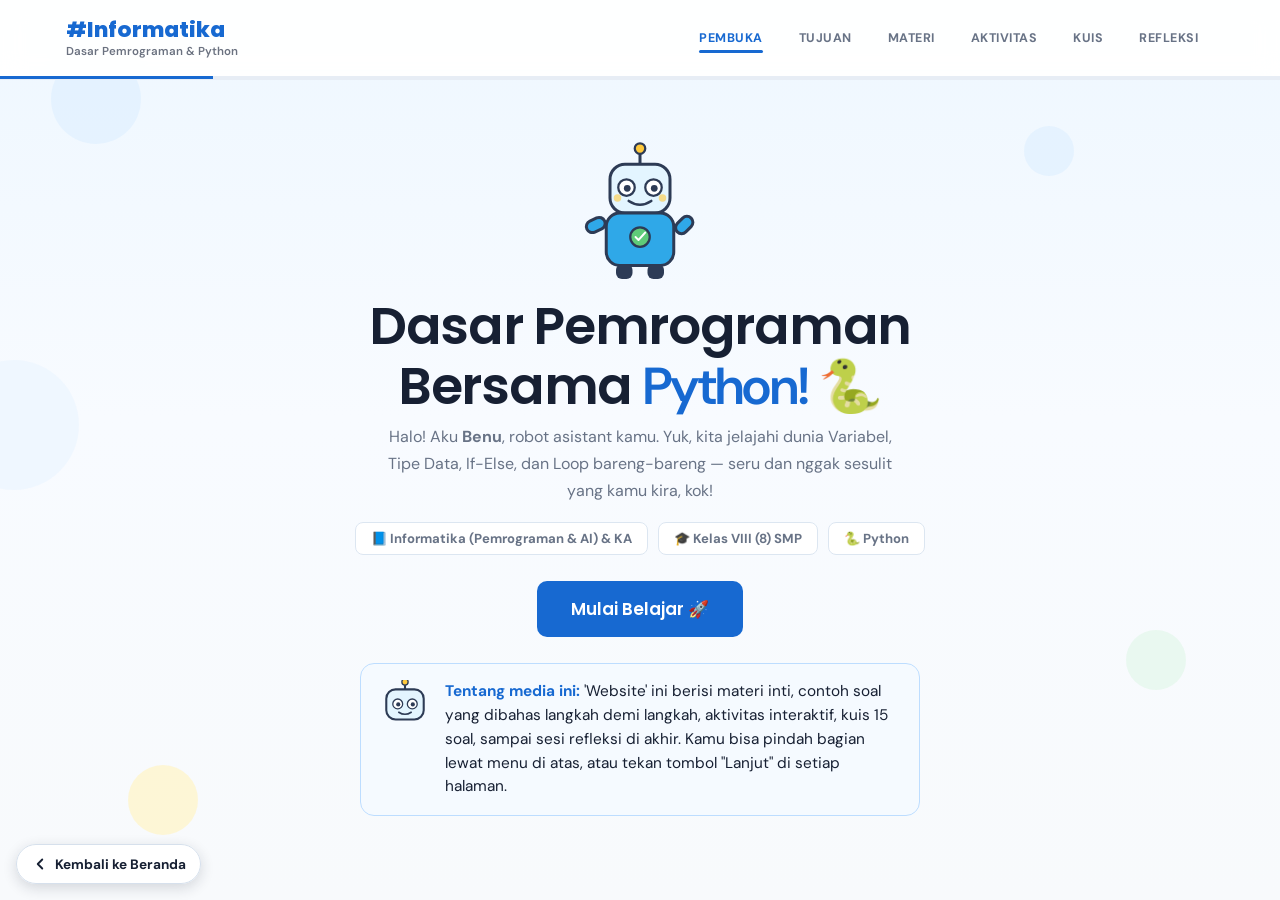
<file: materi/learnPython.html>
<!DOCTYPE html>
<html lang="id">

<head>
  <meta charset="UTF-8">
  <meta name="viewport" content="width=device-width, initial-scale=1.0">
  <title>Dasar Pemrograman Bersama Python!</title>
  <link rel="preconnect" href="https://fonts.googleapis.com">
  <link rel="preconnect" href="https://fonts.gstatic.com" crossorigin>
  <link
    href="https://fonts.googleapis.com/css2?family=DM+Sans:wght@400;500;600;700&family=Poppins:wght@500;600;700;800&family=Fira+Code:wght@400;500&display=swap"
    rel="stylesheet">
  <link rel="stylesheet" href="learnPython-style.css">
</head>

<body>
  <div class="bg-shapes"><span></span><span></span><span></span><span></span><span></span></div>
  <a class="home-float" href="../index.html" aria-label="Kembali ke halaman utama">
    <svg viewBox="0 0 24 24" fill="none" aria-hidden="true">
      <path d="M15 18L9 12L15 6" stroke="currentColor" stroke-width="2.5" stroke-linecap="round"
        stroke-linejoin="round" />
    </svg>
    <span>Kembali ke Beranda</span>
  </a>
  <div class="topbar">
    <div class="topbar-inner">
      <a class="lesson-brand" href="../index.html" aria-label="Kembali ke halaman utama #Informatika">
        <span class="lesson-brand-main">#Informatika</span>
        <span class="lesson-brand-sub">Dasar Pemrograman &amp; Python</span>
      </a>
      <div class="steps" id="stepNav">
        <button class="step-dot" data-target="section-cover"><span class="num">1</span><span
            class="step-label">PEMBUKA</span></button>
        <button class="step-dot" data-target="section-tujuan"><span class="num">2</span><span
            class="step-label">TUJUAN</span></button>
        <button class="step-dot" data-target="section-materi"><span class="num">3</span><span
            class="step-label">MATERI</span></button>
        <button class="step-dot" data-target="section-aktivitas"><span class="num">4</span><span
            class="step-label">AKTIVITAS</span></button>
        <button class="step-dot" data-target="section-kuis"><span class="num">5</span><span
            class="step-label">KUIS</span></button>
        <button class="step-dot" data-target="section-refleksi"><span class="num">6</span><span
            class="step-label">REFLEKSI</span></button>
      </div>
    </div>
    <div class="progressbar-track">
      <div class="progressbar-fill" id="progressFill"></div>
    </div>
  </div>

  <div class="wrap">

    <!-- ============ SECTION 1: COVER & IDENTITAS ============ -->
    <section class="section active" id="section-cover">
      <div class="cover-wrap">
        <div class="cover-mascot">
          <svg viewBox="0 0 200 200" xmlns="http://www.w3.org/2000/svg">
            <line x1="100" y1="35" x2="100" y2="18" stroke="#2D3B55" stroke-width="4" stroke-linecap="round" />
            <circle cx="100" cy="14" r="7" fill="#FFC93C" stroke="#2D3B55" stroke-width="3" />
            <rect x="60" y="35" width="80" height="65" rx="20" fill="#E3F5FF" stroke="#2D3B55" stroke-width="4" />
            <circle cx="82" cy="66" r="11" fill="#FFFFFF" stroke="#2D3B55" stroke-width="3" />
            <circle cx="118" cy="66" r="11" fill="#FFFFFF" stroke="#2D3B55" stroke-width="3" />
            <circle cx="83" cy="67" r="4.5" fill="#2D3B55" />
            <circle cx="119" cy="67" r="4.5" fill="#2D3B55" />
            <path d="M85 84 Q100 94 115 84" stroke="#2D3B55" stroke-width="3.5" fill="none" stroke-linecap="round" />
            <circle cx="70" cy="80" r="5" fill="#FFC93C" opacity="0.6" />
            <circle cx="130" cy="80" r="5" fill="#FFC93C" opacity="0.6" />
            <rect x="55" y="100" width="90" height="70" rx="18" fill="#2FA8E8" stroke="#2D3B55" stroke-width="4" />
            <circle cx="100" cy="132" r="13" fill="#5FCB79" stroke="#2D3B55" stroke-width="3" />
            <path d="M94 132 L98 136 L107 126" stroke="#FFFFFF" stroke-width="2.5" fill="none" stroke-linecap="round"
              stroke-linejoin="round" />
            <rect x="28" y="108" width="26" height="16" rx="8" fill="#2FA8E8" stroke="#2D3B55" stroke-width="4"
              transform="rotate(-25 41 116)" />
            <rect x="146" y="108" width="26" height="16" rx="8" fill="#2FA8E8" stroke="#2D3B55" stroke-width="4"
              transform="rotate(-45 159 116)" />
            <rect x="68" y="168" width="22" height="20" rx="8" fill="#2D3B55" />
            <rect x="110" y="168" width="22" height="20" rx="8" fill="#2D3B55" />
          </svg>
        </div>
        <h1 class="cover-title">Dasar Pemrograman<br>Bersama <span class="hl">Python!</span> 🐍</h1>
        <p class="section-sub" style="max-width:520px;margin:0 auto;">Halo! Aku <b>Benu</b>, robot asistant kamu. Yuk,
          kita jelajahi dunia Variabel, Tipe Data, If-Else, dan Loop bareng-bareng — seru dan nggak sesulit yang kamu
          kira, kok!</p>
        <div class="cover-badges">
          <span class="badge">📘 Informatika (Pemrograman & AI) &amp; KA</span>
          <span class="badge">🎓 Kelas VIII (8) SMP</span>
          <span class="badge">🐍 Python</span>
        </div>

        <button class="btn btn-primary" onclick="goToSection('section-tujuan')"
          style="font-size:1.05rem;padding:15px 34px;">Mulai Belajar 🚀</button>

        <div class="kodi-tip" style="max-width:560px;margin:26px auto 0;text-align:left;">
          <div class="kodi-avatar"><svg viewBox="0 0 100 90" xmlns="http://www.w3.org/2000/svg">
              <line x1="50" y1="18" x2="50" y2="4" stroke="#2D3B55" stroke-width="4" stroke-linecap="round" />
              <circle cx="50" cy="4" r="6" fill="#FFC93C" stroke="#2D3B55" stroke-width="2.5" />
              <rect x="14" y="18" width="72" height="58" rx="18" fill="#E3F5FF" stroke="#2D3B55" stroke-width="4" />
              <circle cx="36" cy="46" r="9.5" fill="#FFFFFF" stroke="#2D3B55" stroke-width="2.5" />
              <circle cx="64" cy="46" r="9.5" fill="#FFFFFF" stroke="#2D3B55" stroke-width="2.5" />
              <circle cx="37" cy="47" r="4" fill="#2D3B55" />
              <circle cx="65" cy="47" r="4" fill="#2D3B55" />
              <path d="M38 62 Q50 70 62 62" stroke="#2D3B55" stroke-width="3" fill="none" stroke-linecap="round" />
            </svg></div>
          <div class="tip-text"><b>Tentang media ini:</b> 'Website' ini berisi materi inti, contoh soal yang dibahas
            langkah demi langkah, aktivitas interaktif, kuis 15 soal, sampai sesi refleksi di akhir. Kamu bisa pindah
            bagian lewat menu di atas, atau tekan tombol "Lanjut" di setiap halaman.</div>
        </div>
      </div>
    </section>

    <!-- ============ SECTION 2: TUJUAN PEMBELAJARAN ============ -->
    <section class="section" id="section-tujuan">
      <div class="section-head">
        <div class="eyebrow-icon">
          <svg viewBox="0 0 24 24" fill="none" xmlns="http://www.w3.org/2000/svg" style="color:var(--blue)">
            <circle cx="12" cy="12" r="9" stroke="currentColor" stroke-width="2" />
            <circle cx="12" cy="12" r="5" stroke="currentColor" stroke-width="2" />
            <circle cx="12" cy="12" r="1.5" fill="currentColor" />
          </svg>
          <h2>Tujuan Pembelajaran</h2>
        </div>
        <p class="section-sub">Sebelum mulai, enaknya kita tahu dulu mau menuju ke mana. Ini dia target belajar kita
          hari ini — anggap saja ini "peta harta karun" supaya kamu tahu apa yang akan kamu kuasai di akhir perjalanan.
        </p>
      </div>

      <div class="panel">
        <ul class="obj-list">
          <li><span class="obj-icon">1</span>
            <p>Siswa dapat <b>mengenal dan memahami konsep Variabel</b> dalam bahasa pemrograman Python — apa itu
              variabel, dan bagaimana cara membuatnya.</p>
          </li>
          <li><span class="obj-icon">2</span>
            <p>Siswa dapat <b>mengidentifikasi berbagai Tipe Data</b> dalam Python (angka bulat, angka desimal, teks,
              dan benar/salah).</p>
          </li>
          <li><span class="obj-icon">3</span>
            <p>Siswa dapat <b>memahami dan menerapkan struktur If-Else (percabangan)</b> untuk membuat program yang bisa
              "mengambil keputusan".</p>
          </li>
          <li><span class="obj-icon">4</span>
            <p>Siswa dapat <b>memahami dan menerapkan Loop (perulangan)</b> untuk membuat program mengulang sebuah
              proses tanpa menulis kode berkali-kali.</p>
          </li>
          <li><span class="obj-icon">5</span>
            <p>Siswa dapat <b>memahami manfaat konsep pemrograman ini untuk kehidupan nyata</b>, dan menyadari bahwa
              keempatnya bukan cuma teori, tapi ada di banyak teknologi yang kita pakai sehari-hari.</p>
          </li>
        </ul>

        <div class="kodi-tip">
          <div class="kodi-avatar"><svg viewBox="0 0 100 90" xmlns="http://www.w3.org/2000/svg">
              <line x1="50" y1="18" x2="50" y2="4" stroke="#2D3B55" stroke-width="4" stroke-linecap="round" />
              <circle cx="50" cy="4" r="6" fill="#FFC93C" stroke="#2D3B55" stroke-width="2.5" />
              <rect x="14" y="18" width="72" height="58" rx="18" fill="#E3F5FF" stroke="#2D3B55" stroke-width="4" />
              <circle cx="36" cy="46" r="9.5" fill="#FFFFFF" stroke="#2D3B55" stroke-width="2.5" />
              <circle cx="64" cy="46" r="9.5" fill="#FFFFFF" stroke="#2D3B55" stroke-width="2.5" />
              <circle cx="37" cy="47" r="4" fill="#2D3B55" />
              <circle cx="65" cy="47" r="4" fill="#2D3B55" />
              <path d="M38 62 Q50 70 62 62" stroke="#2D3B55" stroke-width="3" fill="none" stroke-linecap="round" />
            </svg></div>
          <div class="tip-text"><b>Kenapa 4 konsep ini penting?</b> Variabel dan Tipe Data adalah "bahan dasar" setiap
            program — semua data yang diolah komputer disimpan lewat variabel. Sementara If-Else dan Loop adalah "otak"
            program: If-Else membuat program bisa mengambil keputusan, dan Loop membuat program bisa bekerja berulang
            kali secara otomatis. Hampir semua aplikasi yang kamu pakai — game, media sosial, aplikasi belanja online —
            dibangun dari kombinasi 4 hal ini!</div>
        </div>
      </div>

      <div class="btn-row">
        <button class="btn btn-outline" onclick="goToSection('section-cover')">← Kembali</button>
        <button class="btn btn-primary" onclick="goToSection('section-materi')">Lanjut ke Materi Inti →</button>
      </div>
    </section>

    <!-- ============ SECTION 3: MATERI INTI ============ -->
    <section class="section" id="section-materi">
      <div class="section-head">
        <div class="eyebrow-icon">
          <svg viewBox="0 0 24 24" fill="none" xmlns="http://www.w3.org/2000/svg" style="color:var(--blue)">
            <path d="M4 9L12 5L20 9V19C20 20 19 21 18 21H6C5 21 4 20 4 19V9Z" stroke="currentColor" stroke-width="2"
              stroke-linejoin="round" />
            <path d="M4 9L12 13L20 9" stroke="currentColor" stroke-width="2" stroke-linejoin="round" />
            <path d="M12 13V21" stroke="currentColor" stroke-width="2" />
          </svg>
          <h2>Materi Inti</h2>
        </div>
        <p class="section-sub">Ini bagian paling penting! Pelajari satu per satu lewat tab di bawah. Setiap topik ada
          penjelasan, contoh kode yang dibahas langkah demi langkah, dan kaitannya dengan kehidupan sehari-hari.</p>
      </div>

      <div class="tabbar" id="materiTabbar">
        <button class="tab-btn active" data-tab="tab-variabel"><svg viewBox="0 0 24 24" fill="none">
            <path d="M4 9L12 5L20 9V19C20 20 19 21 18 21H6C5 21 4 20 4 19V9Z" stroke="currentColor" stroke-width="2"
              stroke-linejoin="round" />
            <path d="M4 9L12 13L20 9" stroke="currentColor" stroke-width="2" stroke-linejoin="round" />
          </svg>Variabel</button>
        <button class="tab-btn" data-tab="tab-tipedata"><svg viewBox="0 0 24 24" fill="none">
            <path d="M12 3L21 8L12 13L3 8L12 3Z" stroke="currentColor" stroke-width="2" stroke-linejoin="round" />
            <path d="M3 12L12 17L21 12" stroke="currentColor" stroke-width="2" stroke-linejoin="round" />
          </svg>Tipe Data</button>
        <button class="tab-btn" data-tab="tab-ifelse"><svg viewBox="0 0 24 24" fill="none">
            <path d="M12 3V21" stroke="currentColor" stroke-width="2" />
            <path d="M12 7H19L17 9.5L19 12H12" stroke="currentColor" stroke-width="2" stroke-linejoin="round" />
            <path d="M12 12H5L7 14.5L5 17H12" stroke="currentColor" stroke-width="2" stroke-linejoin="round" />
          </svg>If-Else</button>
        <button class="tab-btn" data-tab="tab-loop"><svg viewBox="0 0 24 24" fill="none">
            <path d="M4 12C4 7.58 7.58 4 12 4C15 4 17.5 5.5 19 8" stroke="currentColor" stroke-width="2"
              stroke-linecap="round" />
            <path d="M19 3V8H14" stroke="currentColor" stroke-width="2" stroke-linejoin="round" />
            <path d="M20 12C20 16.42 16.42 20 12 20C9 20 6.5 18.5 5 16" stroke="currentColor" stroke-width="2"
              stroke-linecap="round" />
            <path d="M5 21V16H10" stroke="currentColor" stroke-width="2" stroke-linejoin="round" />
          </svg>Loop</button>
        <button class="tab-btn" data-tab="tab-manfaat"><svg viewBox="0 0 24 24" fill="none">
            <path d="M9 18H15M10 21H14" stroke="currentColor" stroke-width="2" stroke-linecap="round" />
            <path
              d="M12 3C8.5 3 6 5.7 6 9C6 11.2 7.2 12.7 8.2 13.8C8.8 14.5 9 15 9 15.5V16H15V15.5C15 15 15.2 14.5 15.8 13.8C16.8 12.7 18 11.2 18 9C18 5.7 15.5 3 12 3Z"
              stroke="currentColor" stroke-width="2" stroke-linejoin="round" />
          </svg>Manfaat</button>
      </div>

      <!-- TAB: VARIABEL -->
      <div class="tab-panel active" id="tab-variabel">
        <div class="panel">
          <h3>Apa itu Variabel?</h3>
          <p style="margin-top:8px;line-height:1.6;">Bayangkan variabel seperti <b>kotak penyimpanan berlabel</b>. Kamu
            bisa taruh sesuatu di dalam kotak itu, memberinya nama, lalu mengambil atau mengganti isinya kapan saja.
            Dalam Python, variabel bekerja persis seperti itu: sebuah <b>nama</b> yang menyimpan sebuah <b>nilai</b>,
            supaya nilai tersebut bisa dipakai lagi nanti di kode kita.</p>

          <div class="code-block">
            <div class="code-titlebar"><span class="dot r"></span><span class="dot y"></span><span
                class="dot g"></span><span class="code-filename">sintaks_variabel.py</span></div>
            <pre><span class="cm"># Cara membuat variabel di Python</span>
nama_variabel <span class="kw">=</span> nilai</pre>
          </div>

          <div class="mini-box">
            <b>Aturan penamaan variabel di Python:</b>
            <ul style="margin:8px 0 0 20px;line-height:1.7;">
              <li>Tidak boleh diawali dengan angka (contoh: <code>2skor</code> ❌, <code>skor2</code> ✅)</li>
              <li>Tidak boleh mengandung spasi (gunakan garis bawah "_" sebagai gantinya)</li>
              <li>Bersifat <i>case-sensitive</i> — <code>Nilai</code> dan <code>nilai</code> dianggap variabel yang
                berbeda!</li>
              <li>Sebaiknya menggunakan nama yang jelas maknanya, misalnya <code>umur</code>, bukan <code>x</code></li>
            </ul>
          </div>

          <h3 style="margin-top:20px;">Contoh &amp; Pembahasan</h3>
          <div class="code-block">
            <div class="code-titlebar"><span class="dot r"></span><span class="dot y"></span><span
                class="dot g"></span><span class="code-filename">contoh_variabel.py</span></div>
            <pre>nama <span class="kw">=</span> <span class="st">"Budi"</span>
umur <span class="kw">=</span> <span class="nu">13</span>
tinggi_badan <span class="kw">=</span> <span class="nu">150.5</span>

<span class="cm">print</span>(nama)
<span class="cm">print</span>(umur)</pre>
            <div class="code-out"><span class="lbl">HASIL (OUTPUT)</span>Budi
              13</div>
          </div>
          <p style="line-height:1.6;">Yuk kita bahas: baris pertama membuat variabel <code>nama</code> yang isinya teks
            <code>"Budi"</code>. Baris kedua membuat variabel <code>umur</code> berisi angka <code>13</code>. Baris
            ketiga membuat variabel <code>tinggi_badan</code> berisi <code>150.5</code>. Perintah <code>print()</code>
            di baris terakhir menampilkan isi variabel ke layar — perhatikan, variabel <code>tinggi_badan</code> tidak
            ditampilkan karena kita tidak memerintahkan <code>print(tinggi_badan)</code>.</p>

          <div class="life-box">
            <svg viewBox="0 0 24 24" fill="none">
              <path d="M9 18H15M10 21H14" stroke="currentColor" stroke-width="2" stroke-linecap="round" />
              <path
                d="M12 3C8.5 3 6 5.7 6 9C6 11.2 7.2 12.7 8.2 13.8C8.8 14.5 9 15 9 15.5V16H15V15.5C15 15 15.2 14.5 15.8 13.8C16.8 12.7 18 11.2 18 9C18 5.7 15.5 3 12 3Z"
                stroke="currentColor" stroke-width="2" stroke-linejoin="round" />
            </svg>
            <div class="life-text"><b>Kaitan dengan kehidupan nyata:</b> Setiap kali kamu main gim dan skor kamu
              bertambah, atau saat aplikasi menyimpan nama profil dan foto kamu — semua itu disimpan dalam variabel di
              balik layar!</div>
          </div>
        </div>
      </div>

      <!-- TAB: TIPE DATA -->
      <div class="tab-panel" id="tab-tipedata">
        <div class="panel">
          <h3>Apa itu Tipe Data?</h3>
          <p style="margin-top:8px;line-height:1.6;">Tipe data adalah <b>jenis</b> dari nilai yang disimpan sebuah
            variabel. Sama seperti di dunia nyata ada jenis barang yang berbeda (uang, buku, baju), di Python juga ada
            beberapa jenis data dasar yang perlu kamu kenal:</p>

          <div class="mini-box">
            <table style="width:100%;border-collapse:collapse;font-size:0.92rem;">
              <tr style="text-align:left;border-bottom:2px solid var(--navy);">
                <th style="padding:6px 4px;">Tipe Data</th>
                <th>Kegunaan</th>
                <th>Contoh</th>
              </tr>
              <tr style="border-bottom:1.5px dashed var(--navy-soft);">
                <td style="padding:8px 4px;"><b>Integer (int)</b></td>
                <td>Bilangan bulat</td>
                <td><code>10</code>, <code>-5</code>, <code>100</code></td>
              </tr>
              <tr style="border-bottom:1.5px dashed var(--navy-soft);">
                <td style="padding:8px 4px;"><b>Float</b></td>
                <td>Bilangan desimal</td>
                <td><code>3.14</code>, <code>0.5</code></td>
              </tr>
              <tr style="border-bottom:1.5px dashed var(--navy-soft);">
                <td style="padding:8px 4px;"><b>String (str)</b></td>
                <td>Teks / kalimat</td>
                <td><code>"Halo"</code></td>
              </tr>
              <tr>
                <td style="padding:8px 4px;"><b>Boolean (bool)</b></td>
                <td>Benar / Salah</td>
                <td><code>True</code>, <code>False</code></td>
              </tr>
            </table>
          </div>

          <p style="line-height:1.6;">Untuk mengecek tipe data sebuah variabel, Python punya fungsi bawaan bernama
            <code>type()</code>.</p>

          <h3 style="margin-top:20px;">Contoh &amp; Pembahasan</h3>
          <div class="code-block">
            <div class="code-titlebar"><span class="dot r"></span><span class="dot y"></span><span
                class="dot g"></span><span class="code-filename">contoh_tipe_data.py</span></div>
            <pre>skor <span class="kw">=</span> <span class="nu">100</span>
harga <span class="kw">=</span> <span class="nu">15000.50</span>
julukan <span class="kw">=</span> <span class="st">"Sang Juara"</span>
menang <span class="kw">=</span> <span class="nu">True</span>

<span class="cm">print</span>(<span class="cm">type</span>(skor))
<span class="cm">print</span>(<span class="cm">type</span>(harga))
<span class="cm">print</span>(<span class="cm">type</span>(julukan))
<span class="cm">print</span>(<span class="cm">type</span>(menang))</pre>
            <div class="code-out"><span class="lbl">HASIL (OUTPUT)</span>&lt;class 'int'&gt;
              &lt;class 'float'&gt;
              &lt;class 'str'&gt;
              &lt;class 'bool'&gt;</div>
          </div>
          <p style="line-height:1.6;">Perhatikan hasilnya: <code>skor</code> (angka bulat) dikenali sebagai
            <code>int</code>, <code>harga</code> (ada koma desimal) sebagai <code>float</code>, <code>julukan</code>
            (teks berkutip) sebagai <code>str</code>, dan <code>menang</code> (True/False) sebagai <code>bool</code>.
            Python otomatis mengenali tipe data — kamu tidak perlu menuliskannya secara manual!</p>

          <div class="kodi-tip">
            <div class="kodi-avatar"><svg viewBox="0 0 100 90" xmlns="http://www.w3.org/2000/svg">
                <line x1="50" y1="18" x2="50" y2="4" stroke="#2D3B55" stroke-width="4" stroke-linecap="round" />
                <circle cx="50" cy="4" r="6" fill="#FFC93C" stroke="#2D3B55" stroke-width="2.5" />
                <rect x="14" y="18" width="72" height="58" rx="18" fill="#E3F5FF" stroke="#2D3B55" stroke-width="4" />
                <circle cx="36" cy="46" r="9.5" fill="#FFFFFF" stroke="#2D3B55" stroke-width="2.5" />
                <circle cx="64" cy="46" r="9.5" fill="#FFFFFF" stroke="#2D3B55" stroke-width="2.5" />
                <circle cx="37" cy="47" r="4" fill="#2D3B55" />
                <circle cx="65" cy="47" r="4" fill="#2D3B55" />
                <path d="M38 62 Q50 70 62 62" stroke="#2D3B55" stroke-width="3" fill="none" stroke-linecap="round" />
              </svg></div>
            <div class="tip-text"><b>Hati-hati:</b> <code>"13"</code> (pakai tanda kutip) itu String, beda dengan
              <code>13</code> (tanpa kutip) yang Integer! Ini kesalahan yang paling sering dilakukan pemula, jadi ingat
              baik-baik ya.</div>
          </div>

          <div class="life-box">
            <svg viewBox="0 0 24 24" fill="none">
              <path d="M9 18H15M10 21H14" stroke="currentColor" stroke-width="2" stroke-linecap="round" />
              <path
                d="M12 3C8.5 3 6 5.7 6 9C6 11.2 7.2 12.7 8.2 13.8C8.8 14.5 9 15 9 15.5V16H15V15.5C15 15 15.2 14.5 15.8 13.8C16.8 12.7 18 11.2 18 9C18 5.7 15.5 3 12 3Z"
                stroke="currentColor" stroke-width="2" stroke-linejoin="round" />
            </svg>
            <div class="life-text"><b>Kaitan dengan kehidupan nyata:</b> Formulir pendaftaran sekolah punya kolom dengan
              "tipe" berbeda: nama (teks/String), umur (angka/Integer), tinggi badan (desimal/Float), dan "sudah lunas
              SPP?" (benar-salah/Boolean).</div>
          </div>
        </div>
      </div>

      <!-- TAB: IF-ELSE -->
      <div class="tab-panel" id="tab-ifelse">
        <div class="panel">
          <h3>Apa itu If-Else (Percabangan)?</h3>
          <p style="margin-top:8px;line-height:1.6;">If-Else adalah struktur yang membuat program bisa <b>mengambil
              keputusan</b> berdasarkan suatu kondisi — persis seperti kita sehari-hari. Contoh: <i>"Jika hujan, maka
              aku bawa payung. Kalau tidak, aku pakai topi biasa."</i> Itulah cara berpikir if-else!</p>

          <div class="code-block">
            <div class="code-titlebar"><span class="dot r"></span><span class="dot y"></span><span
                class="dot g"></span><span class="code-filename">sintaks_ifelse.py</span></div>
            <pre><span class="kw">if</span> kondisi:
    <span class="cm"># dijalankan jika kondisi benar</span>
<span class="kw">else</span>:
    <span class="cm"># dijalankan jika kondisi salah</span></pre>
          </div>

          <div class="mini-box">
            <b>Operator perbandingan yang sering dipakai:</b>
            <ul style="margin:8px 0 0 20px;line-height:1.8;">
              <li><code>==</code> sama dengan &nbsp;•&nbsp; <code>!=</code> tidak sama dengan</li>
              <li><code>&gt;</code> lebih besar &nbsp;•&nbsp; <code>&lt;</code> lebih kecil</li>
              <li><code>&gt;=</code> lebih besar / sama dengan &nbsp;•&nbsp; <code>&lt;=</code> lebih kecil / sama
                dengan</li>
            </ul>
          </div>

          <div class="kodi-tip">
            <div class="kodi-avatar"><svg viewBox="0 0 100 90" xmlns="http://www.w3.org/2000/svg">
                <line x1="50" y1="18" x2="50" y2="4" stroke="#2D3B55" stroke-width="4" stroke-linecap="round" />
                <circle cx="50" cy="4" r="6" fill="#FFC93C" stroke="#2D3B55" stroke-width="2.5" />
                <rect x="14" y="18" width="72" height="58" rx="18" fill="#E3F5FF" stroke="#2D3B55" stroke-width="4" />
                <circle cx="36" cy="46" r="9.5" fill="#FFFFFF" stroke="#2D3B55" stroke-width="2.5" />
                <circle cx="64" cy="46" r="9.5" fill="#FFFFFF" stroke="#2D3B55" stroke-width="2.5" />
                <circle cx="37" cy="47" r="4" fill="#2D3B55" />
                <circle cx="65" cy="47" r="4" fill="#2D3B55" />
                <path d="M38 62 Q50 70 62 62" stroke="#2D3B55" stroke-width="3" fill="none" stroke-linecap="round" />
              </svg></div>
            <div class="tip-text"><b>Awas jebakan!</b> Tanda <code>=</code> (satu) itu untuk MENGISI nilai ke variabel,
              sedangkan <code>==</code> (dua) untuk MEMBANDINGKAN dua nilai. Jangan sampai ketuker!</div>
          </div>

          <h3 style="margin-top:20px;">Contoh &amp; Pembahasan</h3>
          <div class="code-block">
            <div class="code-titlebar"><span class="dot r"></span><span class="dot y"></span><span
                class="dot g"></span><span class="code-filename">cek_kelulusan.py</span></div>
            <pre>nilai <span class="kw">=</span> <span class="nu">80</span>

<span class="kw">if</span> nilai <span class="kw">&gt;=</span> <span class="nu">75</span>:
    <span class="cm">print</span>(<span class="st">"Selamat, kamu LULUS!"</span>)
<span class="kw">else</span>:
    <span class="cm">print</span>(<span class="st">"Semangat, coba lagi ya!"</span>)</pre>
            <div class="code-out"><span class="lbl">HASIL (OUTPUT)</span>Selamat, kamu LULUS!</div>
          </div>
          <p style="line-height:1.6;">Pembahasan: Python mengecek kondisi <code>nilai &gt;= 75</code>. Karena
            <code>nilai</code> berisi <code>80</code>, dan <code>80 &gt;= 75</code> bernilai <b>benar</b>, maka blok
            kode di bawah <code>if</code> yang dijalankan, dan blok <code>else</code> dilewati begitu saja. Kalau
            <code>nilai</code> misalnya <code>60</code>, maka program akan mencetak "Semangat, coba lagi ya!" karena
            kondisinya salah.</p>

          <div class="life-box">
            <svg viewBox="0 0 24 24" fill="none">
              <path d="M9 18H15M10 21H14" stroke="currentColor" stroke-width="2" stroke-linecap="round" />
              <path
                d="M12 3C8.5 3 6 5.7 6 9C6 11.2 7.2 12.7 8.2 13.8C8.8 14.5 9 15 9 15.5V16H15V15.5C15 15 15.2 14.5 15.8 13.8C16.8 12.7 18 11.2 18 9C18 5.7 15.5 3 12 3Z"
                stroke="currentColor" stroke-width="2" stroke-linejoin="round" />
            </svg>
            <div class="life-text"><b>Kaitan dengan kehidupan nyata:</b> Lampu lalu lintas ("jika merah, berhenti; jika
              hijau, jalan"), mesin ATM ("jika PIN benar, buka; jika salah, tolak"), dan sistem menang-kalah pada gim
              semuanya menggunakan logika if-else.</div>
          </div>
        </div>
      </div>

      <!-- TAB: LOOP -->
      <div class="tab-panel" id="tab-loop">
        <div class="panel">
          <h3>Apa itu Loop (Perulangan)?</h3>
          <p style="margin-top:8px;line-height:1.6;">Loop digunakan untuk <b>mengulang</b> sebuah blok kode beberapa
            kali, tanpa harus menulis ulang kode yang sama berkali-kali. Bayangkan kalau kamu harus mengabsen 30 siswa
            satu per satu secara manual dengan menulis kode berbeda untuk tiap siswa — melelahkan, kan? Dengan loop,
            cukup satu blok kode yang diulang otomatis.</p>

          <div class="code-block">
            <div class="code-titlebar"><span class="dot r"></span><span class="dot y"></span><span
                class="dot g"></span><span class="code-filename">sintaks_loop.py</span></div>
            <pre><span class="cm"># perulangan FOR (jumlah pasti)</span>
<span class="kw">for</span> i <span class="kw">in</span> range(<span class="nu">5</span>):
    <span class="cm">print</span>(i)

<span class="cm"># perulangan WHILE (selama kondisi benar)</span>
<span class="kw">while</span> kondisi:
    <span class="cm"># kode yang diulang</span></pre>
          </div>
          <p style="line-height:1.6;"><code>range(5)</code> menghasilkan urutan angka <code>0, 1, 2, 3, 4</code> — jadi
            ada 5 angka, dan perulangan berjalan sebanyak 5 kali.</p>

          <h3 style="margin-top:20px;">Contoh &amp; Pembahasan</h3>
          <div class="code-block">
            <div class="code-titlebar"><span class="dot r"></span><span class="dot y"></span><span
                class="dot g"></span><span class="code-filename">total_belanja.py</span></div>
            <pre>total <span class="kw">=</span> <span class="nu">0</span>
<span class="kw">for</span> angka <span class="kw">in</span> range(<span class="nu">1</span>, <span class="nu">6</span>):
    total <span class="kw">=</span> total <span class="kw">+</span> angka

<span class="cm">print</span>(<span class="st">"Total:"</span>, total)</pre>
            <div class="code-out"><span class="lbl">HASIL (OUTPUT)</span>Total: 15</div>
          </div>
          <p style="line-height:1.6;">Pembahasan: <code>range(1, 6)</code> menghasilkan angka
            <code>1, 2, 3, 4, 5</code>. Setiap kali loop berjalan, nilai <code>angka</code> ditambahkan ke
            <code>total</code>. Jadi: 0+1=1, 1+2=3, 3+3=6, 6+4=10, 10+5=15. Pola "menjumlahkan sedikit demi sedikit" ini
            disebut <b>akumulasi</b>, dan sangat mirip dengan cara kasir menjumlahkan total belanjaanmu satu per satu di
            kasir minimarket!</p>

          <div class="kodi-tip">
            <div class="kodi-avatar"><svg viewBox="0 0 100 90" xmlns="http://www.w3.org/2000/svg">
                <line x1="50" y1="18" x2="50" y2="4" stroke="#2D3B55" stroke-width="4" stroke-linecap="round" />
                <circle cx="50" cy="4" r="6" fill="#FFC93C" stroke="#2D3B55" stroke-width="2.5" />
                <rect x="14" y="18" width="72" height="58" rx="18" fill="#E3F5FF" stroke="#2D3B55" stroke-width="4" />
                <circle cx="36" cy="46" r="9.5" fill="#FFFFFF" stroke="#2D3B55" stroke-width="2.5" />
                <circle cx="64" cy="46" r="9.5" fill="#FFFFFF" stroke="#2D3B55" stroke-width="2.5" />
                <circle cx="37" cy="47" r="4" fill="#2D3B55" />
                <circle cx="65" cy="47" r="4" fill="#2D3B55" />
                <path d="M38 62 Q50 70 62 62" stroke="#2D3B55" stroke-width="3" fill="none" stroke-linecap="round" />
              </svg></div>
            <div class="tip-text"><b>Hati-hati dengan while:</b> Pada perulangan <code>while</code>, jangan lupa
              mengubah nilai variabel kondisinya di dalam loop. Kalau lupa, program akan berputar terus tanpa henti —
              ini disebut <i>infinite loop</i>!</div>
          </div>

          <div class="life-box">
            <svg viewBox="0 0 24 24" fill="none">
              <path d="M9 18H15M10 21H14" stroke="currentColor" stroke-width="2" stroke-linecap="round" />
              <path
                d="M12 3C8.5 3 6 5.7 6 9C6 11.2 7.2 12.7 8.2 13.8C8.8 14.5 9 15 9 15.5V16H15V15.5C15 15 15.2 14.5 15.8 13.8C16.8 12.7 18 11.2 18 9C18 5.7 15.5 3 12 3Z"
                stroke="currentColor" stroke-width="2" stroke-linejoin="round" />
            </svg>
            <div class="life-text"><b>Kaitan dengan kehidupan nyata:</b> Aplikasi absensi sekolah yang mengecek nama
              semua siswa satu per satu, lagu yang diputar "repeat", dan mesin cuci yang mengulang siklus bilas beberapa
              kali — semuanya menerapkan konsep loop.</div>
          </div>
        </div>
      </div>

      <!-- TAB: MANFAAT -->
      <div class="tab-panel" id="tab-manfaat">
        <div class="panel">
          <h3>Kenapa Belajar Konsep Ini Penting?</h3>
          <p style="margin-top:8px;line-height:1.6;">Variabel, Tipe Data, If-Else, dan Loop adalah <b>4 bahan dasar</b>
            yang dipakai untuk membangun hampir semua program komputer — mulai dari kalkulator sederhana sampai game dan
            aplikasi kecerdasan artifisial (KA). Tapi manfaatnya nggak berhenti di situ saja.</p>

          <div class="mini-box">
            <b>Manfaat belajar konsep dasar pemrograman:</b>
            <ul style="margin:8px 0 0 20px;line-height:1.8;">
              <li><b>Melatih berpikir logis dan sistematis</b> (computational thinking) — memecah masalah besar jadi
                langkah-langkah kecil</li>
              <li><b>Melatih ketelitian</b> — satu tanda baca salah saja, program bisa error</li>
              <li><b>Membantu memahami teknologi</b> di sekitar kita, bukan cuma jadi penggunanya saja</li>
              <li><b>Membuka peluang</b> di banyak bidang: sains, seni digital, bisnis, hingga karier di masa depan</li>
            </ul>
          </div>

          <p style="line-height:1.6;">Menariknya, kemampuan berpikir logis ini juga berguna di luar coding — misalnya
            saat menyusun jadwal belajar, merencanakan uang jajan, atau menyelesaikan masalah sehari-hari selangkah demi
            selangkah.</p>

          <div class="life-box">
            <svg viewBox="0 0 24 24" fill="none">
              <path d="M9 18H15M10 21H14" stroke="currentColor" stroke-width="2" stroke-linecap="round" />
              <path
                d="M12 3C8.5 3 6 5.7 6 9C6 11.2 7.2 12.7 8.2 13.8C8.8 14.5 9 15 9 15.5V16H15V15.5C15 15 15.2 14.5 15.8 13.8C16.8 12.7 18 11.2 18 9C18 5.7 15.5 3 12 3Z"
                stroke="currentColor" stroke-width="2" stroke-linejoin="round" />
            </svg>
            <div class="life-text"><b>Contoh nyata:</b> Aplikasi ojek online mencocokkan penumpang dan pengemudi
              (if-else + loop untuk mengecek banyak pengemudi terdekat), aplikasi belanja menghitung total harga
              (variabel + loop), dan filter foto di media sosial mengubah tampilan gambar berdasarkan pilihanmu
              (if-else).</div>
          </div>

          <div class="kodi-tip">
            <div class="kodi-avatar"><svg viewBox="0 0 100 90" xmlns="http://www.w3.org/2000/svg">
                <line x1="50" y1="18" x2="50" y2="4" stroke="#2D3B55" stroke-width="4" stroke-linecap="round" />
                <circle cx="50" cy="4" r="6" fill="#FFC93C" stroke="#2D3B55" stroke-width="2.5" />
                <rect x="14" y="18" width="72" height="58" rx="18" fill="#E3F5FF" stroke="#2D3B55" stroke-width="4" />
                <circle cx="36" cy="46" r="9.5" fill="#FFFFFF" stroke="#2D3B55" stroke-width="2.5" />
                <circle cx="64" cy="46" r="9.5" fill="#FFFFFF" stroke="#2D3B55" stroke-width="2.5" />
                <circle cx="37" cy="47" r="4" fill="#2D3B55" />
                <circle cx="65" cy="47" r="4" fill="#2D3B55" />
                <path d="M38 62 Q50 70 62 62" stroke="#2D3B55" stroke-width="3" fill="none" stroke-linecap="round" />
              </svg></div>
            <div class="tip-text">Yuk, lanjut ke bagian <b>Aktivitas Interaktif</b> untuk mencoba langsung konsep-konsep
              ini dengan tanganmu sendiri!</div>
          </div>
        </div>
      </div>

      <div class="btn-row">
        <button class="btn btn-outline" onclick="goToSection('section-tujuan')">← Kembali</button>
        <button class="btn btn-primary" onclick="goToSection('section-aktivitas')">Lanjut ke Aktivitas →</button>
      </div>
    </section>

    <!-- ============ SECTION 4: AKTIVITAS INTERAKTIF ============ -->
    <section class="section" id="section-aktivitas">
      <div class="section-head">
        <div class="eyebrow-icon">
          <svg viewBox="0 0 24 24" fill="none" xmlns="http://www.w3.org/2000/svg" style="color:var(--blue)">
            <path d="M4 12C4 7.58 7.58 4 12 4C15 4 17.5 5.5 19 8" stroke="currentColor" stroke-width="2"
              stroke-linecap="round" />
            <path d="M19 3V8H14" stroke="currentColor" stroke-width="2" stroke-linejoin="round" />
            <path d="M20 12C20 16.42 16.42 20 12 20C9 20 6.5 18.5 5 16" stroke="currentColor" stroke-width="2"
              stroke-linecap="round" />
            <path d="M5 21V16H10" stroke="currentColor" stroke-width="2" stroke-linejoin="round" />
          </svg>
          <h2>Aktivitas Interaktif</h2>
        </div>
        <p class="section-sub">Sekarang giliran kamu praktik langsung! Pilih salah satu aktivitas di bawah ini. Tenang,
          ini bukan kuis bernilai — anggap saja ini "taman bermain" untuk melatih pemahamanmu.</p>
      </div>

      <div class="activity-nav" id="activityNav">
        <button class="tab-btn active" data-act="act-kotak">📦 Kotak Ajaib Variabel</button>
        <button class="tab-btn" data-act="act-ifelse">🚦 Simulator If-Else</button>
        <button class="tab-btn" data-act="act-loop">🤖 Petualangan Loop</button>
        <button class="tab-btn" data-act="act-cocok">🧩 Cocokkan Istilah</button>
      </div>

      <!-- ACTIVITY 1: KOTAK AJAIB VARIABEL -->
      <div class="activity-panel active" id="act-kotak">
        <div class="panel">
          <h3>📦 Kotak Ajaib Variabel</h3>
          <p style="margin-top:8px;line-height:1.6;">Ketik sebuah <b>nilai</b> seperti yang akan kamu tulis langsung di
            kode Python (misalnya: <code>25</code>, <code>3.14</code>, <code>Halo</code>, atau <code>True</code>), lalu
            tekan tombol untuk melihat nilai itu "disimpan" ke kotak variabel dan ketahuan tipe datanya!</p>
          <div class="varbox-input-row">
            <input type="text" id="varboxInput" placeholder="Contoh: 25 atau Halo atau True">
            <button class="btn btn-primary" onclick="runVarBox()">Simpan ke Variabel! ✨</button>
          </div>
          <div class="varbox-result" id="varboxResult">
            <div class="box-3d" id="varboxBox">?</div>
            <div>
              <div class="type-tag" id="varboxTag">Tipe Data</div>
            </div>
          </div>
          <div class="kodi-tip" id="varboxNote" style="display:none;">
            <div class="kodi-avatar"><svg viewBox="0 0 100 90" xmlns="http://www.w3.org/2000/svg">
                <line x1="50" y1="18" x2="50" y2="4" stroke="#2D3B55" stroke-width="4" stroke-linecap="round" />
                <circle cx="50" cy="4" r="6" fill="#FFC93C" stroke="#2D3B55" stroke-width="2.5" />
                <rect x="14" y="18" width="72" height="58" rx="18" fill="#E3F5FF" stroke="#2D3B55" stroke-width="4" />
                <circle cx="36" cy="46" r="9.5" fill="#FFFFFF" stroke="#2D3B55" stroke-width="2.5" />
                <circle cx="64" cy="46" r="9.5" fill="#FFFFFF" stroke="#2D3B55" stroke-width="2.5" />
                <circle cx="37" cy="47" r="4" fill="#2D3B55" />
                <circle cx="65" cy="47" r="4" fill="#2D3B55" />
                <path d="M38 62 Q50 70 62 62" stroke="#2D3B55" stroke-width="3" fill="none" stroke-linecap="round" />
              </svg></div>
            <div class="tip-text" id="varboxNoteText"></div>
          </div>
          <div class="life-box" style="margin-top:20px;">
            <svg viewBox="0 0 24 24" fill="none">
              <path d="M9 18H15M10 21H14" stroke="currentColor" stroke-width="2" stroke-linecap="round" />
              <path
                d="M12 3C8.5 3 6 5.7 6 9C6 11.2 7.2 12.7 8.2 13.8C8.8 14.5 9 15 9 15.5V16H15V15.5C15 15 15.2 14.5 15.8 13.8C16.8 12.7 18 11.2 18 9C18 5.7 15.5 3 12 3Z"
                stroke="currentColor" stroke-width="2" stroke-linejoin="round" />
            </svg>
            <div class="life-text"><b>Kenapa aktivitas ini penting?</b> Mengenali tipe data dengan cepat akan membantumu
              menghindari error paling umum pemula Python, misalnya mencoba menjumlahkan angka dengan teks.</div>
          </div>
        </div>
      </div>

      <!-- ACTIVITY 2: SIMULATOR IF-ELSE -->
      <div class="activity-panel" id="act-ifelse">
        <div class="panel">
          <h3>🚦 Simulator If-Else</h3>
          <p style="margin-top:8px;line-height:1.6;">Pilih salah satu skenario, masukkan nilainya, lalu tekan "Jalankan
            Program!" untuk melihat jalur mana yang diambil program — persis seperti program if-else sungguhan.</p>
          <div class="scenario-tabs" id="scenarioTabs">
            <button class="tab-btn active" data-sc="sc-lulus">Cek Kelulusan</button>
            <button class="tab-btn" data-sc="sc-film">Rating Film</button>
            <button class="tab-btn" data-sc="sc-cuaca">Kondisi Cuaca</button>
          </div>

          <div class="scenario-panel" id="sc-lulus" style="display:block;">
            <div class="code-block">
              <div class="code-titlebar"><span class="dot r"></span><span class="dot y"></span><span
                  class="dot g"></span><span class="code-filename">cek_kelulusan.py</span></div>
              <pre><span class="kw">if</span> nilai <span class="kw">&gt;=</span> <span class="nu">75</span>:
    <span class="cm">print</span>(<span class="st">"LULUS"</span>)
<span class="kw">else</span>:
    <span class="cm">print</span>(<span class="st">"TIDAK LULUS"</span>)</pre>
            </div>
            <div class="scenario-input"><label>nilai =</label><input type="number" id="inputLulus" placeholder="0-100"
                value="80"><button class="btn btn-yellow" onclick="runScenario('lulus')">Jalankan Program! ▶</button>
            </div>
          </div>
          <div class="scenario-panel" id="sc-film" style="display:none;">
            <div class="code-block">
              <div class="code-titlebar"><span class="dot r"></span><span class="dot y"></span><span
                  class="dot g"></span><span class="code-filename">cek_usia_film.py</span></div>
              <pre><span class="kw">if</span> usia <span class="kw">&gt;=</span> <span class="nu">13</span>:
    <span class="cm">print</span>(<span class="st">"Boleh nonton"</span>)
<span class="kw">else</span>:
    <span class="cm">print</span>(<span class="st">"Belum boleh nonton"</span>)</pre>
            </div>
            <div class="scenario-input"><label>usia =</label><input type="number" id="inputFilm" placeholder="tahun"
                value="12"><button class="btn btn-yellow" onclick="runScenario('film')">Jalankan Program! ▶</button>
            </div>
          </div>
          <div class="scenario-panel" id="sc-cuaca" style="display:none;">
            <div class="code-block">
              <div class="code-titlebar"><span class="dot r"></span><span class="dot y"></span><span
                  class="dot g"></span><span class="code-filename">cek_cuaca.py</span></div>
              <pre><span class="kw">if</span> cuaca <span class="kw">==</span> <span class="st">"Hujan"</span>:
    <span class="cm">print</span>(<span class="st">"Bawa payung!"</span>)
<span class="kw">else</span>:
    <span class="cm">print</span>(<span class="st">"Pakai topi, cuaca cerah!"</span>)</pre>
            </div>
            <div class="scenario-input"><label>cuaca =</label><select id="inputCuaca">
                <option value="Hujan">Hujan</option>
                <option value="Cerah">Cerah</option>
              </select><button class="btn btn-yellow" onclick="runScenario('cuaca')">Jalankan Program! ▶</button></div>
          </div>

          <div class="flow-diagram">
            <div class="flow-node cond" id="flowCond">kondisi ?</div>
            <div class="flow-arrow">↓</div>
            <div class="flow-branches">
              <div class="flow-branch yes" id="flowYes">
                <div class="flow-node">BENAR</div>
              </div>
              <div class="flow-branch no" id="flowNo">
                <div class="flow-node">SALAH</div>
              </div>
            </div>
          </div>
          <div class="console-out" id="scenarioOutput">&gt;&gt;&gt; menunggu program dijalankan...</div>

          <div class="life-box" style="margin-top:20px;">
            <svg viewBox="0 0 24 24" fill="none">
              <path d="M9 18H15M10 21H14" stroke="currentColor" stroke-width="2" stroke-linecap="round" />
              <path
                d="M12 3C8.5 3 6 5.7 6 9C6 11.2 7.2 12.7 8.2 13.8C8.8 14.5 9 15 9 15.5V16H15V15.5C15 15 15.2 14.5 15.8 13.8C16.8 12.7 18 11.2 18 9C18 5.7 15.5 3 12 3Z"
                stroke="currentColor" stroke-width="2" stroke-linejoin="round" />
            </svg>
            <div class="life-text"><b>Kenapa aktivitas ini penting?</b> Mengubah-ubah nilai input dan melihat bagaimana
              jalur program berubah membantumu memahami bahwa if-else itu tentang membuat KEPUTUSAN, bukan sekadar
              hafalan sintaks.</div>
          </div>
        </div>
      </div>

      <!-- ACTIVITY 3: PETUALANGAN LOOP -->
      <div class="activity-panel" id="act-loop">
        <div class="panel">
          <h3>🤖 Petualangan Perulangan</h3>
          <p style="margin-top:8px;line-height:1.6;">Bantu Kodi berjalan melewati kode <code>for i in range(5):</code>!
            Tekan "Langkah Berikutnya" untuk menjalankan satu putaran loop, atau tekan "Otomatis" untuk melihat semuanya
            berjalan sendiri.</p>
          <div class="code-block">
            <div class="code-titlebar"><span class="dot r"></span><span class="dot y"></span><span
                class="dot g"></span><span class="code-filename">petualangan_loop.py</span></div>
            <pre><span class="kw">for</span> i <span class="kw">in</span> range(<span class="nu">5</span>):
    <span class="cm">print</span>(<span class="st">"Langkah ke-"</span>, i)
    kumpulkan_bintang()</pre>
          </div>

          <div class="loop-track">
            <div class="loop-robot" id="loopRobot">🤖</div>
            <div class="loop-path" id="loopPath"></div>
          </div>
          <div class="loop-info">
            <div class="loop-stat">Nilai i sekarang: <span id="loopI">belum mulai</span></div>
            <div class="loop-stat">⭐ Bintang terkumpul: <span id="loopStars">0</span></div>
          </div>
          <div class="btn-row" style="margin-top:14px;">
            <button class="btn btn-outline" onclick="resetLoop()">🔄 Ulangi dari Awal</button>
            <button class="btn btn-yellow" onclick="autoLoop()">▶ Otomatis</button>
            <button class="btn btn-primary" onclick="stepLoop()">Langkah Berikutnya →</button>
          </div>

          <div class="life-box" style="margin-top:20px;">
            <svg viewBox="0 0 24 24" fill="none">
              <path d="M9 18H15M10 21H14" stroke="currentColor" stroke-width="2" stroke-linecap="round" />
              <path
                d="M12 3C8.5 3 6 5.7 6 9C6 11.2 7.2 12.7 8.2 13.8C8.8 14.5 9 15 9 15.5V16H15V15.5C15 15 15.2 14.5 15.8 13.8C16.8 12.7 18 11.2 18 9C18 5.7 15.5 3 12 3Z"
                stroke="currentColor" stroke-width="2" stroke-linejoin="round" />
            </svg>
            <div class="life-text"><b>Kenapa aktivitas ini penting?</b> Memvisualisasikan nilai <code>i</code> yang
              berubah setiap langkah membantumu "melihat" apa yang sebenarnya terjadi di balik layar saat sebuah loop
              berjalan.</div>
          </div>
        </div>
      </div>

      <!-- ACTIVITY 4: COCOKKAN ISTILAH -->
      <div class="activity-panel" id="act-cocok">
        <div class="panel">
          <h3>🧩 Cocokkan Istilah!</h3>
          <p style="margin-top:8px;line-height:1.6;">Klik satu istilah di kolom kiri, lalu klik penjelasan yang cocok di
            kolom kanan. Cocokkan semua pasangan untuk menyelesaikan tantangan ini!</p>
          <div class="match-grid" id="matchGrid">
            <div class="match-col" id="matchColLeft"></div>
            <div class="match-col" id="matchColRight"></div>
          </div>
          <p id="matchComplete"
            style="display:none;text-align:center;font-weight:700;color:var(--green-dark);margin-top:14px;">🎉 Keren!
            Semua pasangan berhasil dicocokkan!</p>
          <div class="btn-row"><button class="btn btn-outline" onclick="setupMatchGame()">🔄 Acak Ulang</button></div>
        </div>
      </div>

      <div class="btn-row">
        <button class="btn btn-outline" onclick="goToSection('section-materi')">← Kembali</button>
        <button class="btn btn-primary" onclick="goToSection('section-kuis')">Lanjut ke Kuis →</button>
      </div>
    </section>

    <!-- ============ SECTION 5: KUIS / EVALUASI ============ -->
    <section class="section" id="section-kuis">
      <div class="section-head">
        <div class="eyebrow-icon">
          <svg viewBox="0 0 24 24" fill="none" xmlns="http://www.w3.org/2000/svg" style="color:var(--blue)">
            <rect x="4" y="3" width="16" height="18" rx="2" stroke="currentColor" stroke-width="2" />
            <path d="M8 8H16M8 12H16M8 16H12" stroke="currentColor" stroke-width="2" stroke-linecap="round" />
          </svg>
          <h2>Kuis / Evaluasi</h2>
        </div>
        <p class="section-sub">Saatnya menguji pemahamanmu lewat 15 soal seru (10 pilihan ganda + 5 benar-salah). Jangan
          takut salah — di setiap soal ada penjelasan yang bisa bikin kamu makin paham, apapun jawabanmu!</p>
      </div>

      <div id="quizIntro" class="panel" style="text-align:center;">
        <p style="line-height:1.6;">Total ada <b>15 soal</b>. Setiap soal hanya bisa dijawab sekali, lalu penjelasannya
          langsung muncul. Yuk, tarik napas dulu, lalu mulai!</p>
        <button class="btn btn-primary" onclick="startQuiz()" style="margin-top:10px;">Mulai Kuis! 🎯</button>
      </div>

      <div id="quizPlay" style="display:none;">
        <div class="quiz-progress-text" id="quizProgressText">Soal 1 dari 15</div>
        <div class="progressbar-track" style="margin-bottom:18px;">
          <div class="progressbar-fill" id="quizProgressFill" style="width:0%;"></div>
        </div>
        <div class="quiz-card">
          <div class="quiz-question" id="quizQuestionText"></div>
          <div class="quiz-options" id="quizOptions"></div>
          <div class="feedback-panel" id="quizFeedback">
            <svg id="quizFeedbackIcon" viewBox="0 0 24 24" fill="none"></svg>
            <div>
              <div class="fb-title" id="quizFeedbackTitle"></div>
              <div class="fb-text" id="quizFeedbackText"></div>
            </div>
          </div>
        </div>
        <div class="btn-row" style="justify-content:flex-end;">
          <button class="btn btn-yellow" id="quizNextBtn" style="display:none;" onclick="nextQuestion()">Lanjut
            →</button>
        </div>
      </div>

      <div id="quizResult" style="display:none;">
        <div class="panel quiz-result">
          <div class="cover-mascot" style="width:110px;height:110px;" id="resultMascot"></div>
          <h3 id="resultTitle" style="font-size:1.4rem;margin-bottom:6px;"></h3>
          <div class="score-ring" id="scoreRing">
            <div class="score-ring-inner"><span class="big" id="scoreBig">0/15</span><span class="small">SKOR
                KAMU</span></div>
          </div>
          <p id="resultMessage" style="max-width:480px;margin:0 auto;line-height:1.6;"></p>
          <div class="btn-row" style="justify-content:center;">
            <button class="btn btn-outline" onclick="startQuiz()">🔄 Ulangi Kuis</button>
            <button class="btn btn-primary" onclick="goToSection('section-refleksi')">Lanjut ke Refleksi →</button>
          </div>
        </div>
      </div>

      <div class="btn-row">
        <button class="btn btn-outline" onclick="goToSection('section-aktivitas')">← Kembali</button>
        <span></span>
      </div>
    </section>

    <!-- ============ SECTION 6: UMPAN BALIK & REFLEKSI ============ -->
    <section class="section" id="section-refleksi">
      <div class="section-head">
        <div class="eyebrow-icon">
          <svg viewBox="0 0 24 24" fill="none" xmlns="http://www.w3.org/2000/svg" style="color:var(--blue)">
            <path
              d="M12 21C12 21 4 15.5 4 9.5C4 6.5 6.5 4 9.5 4C11 4 12 5 12 5C12 5 13 4 14.5 4C17.5 4 20 6.5 20 9.5C20 15.5 12 21 12 21Z"
              stroke="currentColor" stroke-width="2" stroke-linejoin="round" />
          </svg>
          <h2>Umpan Balik &amp; Refleksi</h2>
        </div>
        <p class="section-sub">Sampai juga di bagian penutup! Refleksi ini bukan buat dinilai, tapi supaya kamu sadar
          sudah belajar apa saja hari ini — dan supaya gurumu tahu bagian mana yang masih perlu dijelaskan ulang.</p>
      </div>

      <div class="panel">
        <h3>Seberapa paham kamu tentang materi hari ini secara keseluruhan?</h3>
        <div class="emoji-scale" id="emojiScale">
          <button class="emoji-btn" data-val="1">😕</button>
          <button class="emoji-btn" data-val="2">😐</button>
          <button class="emoji-btn" data-val="3">🙂</button>
          <button class="emoji-btn" data-val="4">😄</button>
          <button class="emoji-btn" data-val="5">🤩</button>
        </div>

        <h3 style="margin-top:20px;">Bagian mana yang paling kamu suka?</h3>
        <div class="pick-row" id="pickFavorite">
          <button class="pick-chip" data-val="Variabel">Variabel</button>
          <button class="pick-chip" data-val="Tipe Data">Tipe Data</button>
          <button class="pick-chip" data-val="If-Else">If-Else</button>
          <button class="pick-chip" data-val="Loop">Loop</button>
          <button class="pick-chip" data-val="Aktivitas Interaktif">Aktivitas Interaktif</button>
          <button class="pick-chip" data-val="Kuis">Kuis</button>
        </div>

        <h3 style="margin-top:20px;">Tuliskan satu hal baru yang kamu pelajari hari ini!</h3>
        <textarea class="reflect-textarea" id="reflectLearned"
          placeholder="Contoh: Aku baru tahu kalau if-else itu ternyata dipakai di lampu lalu lintas..."></textarea>

        <h3 style="margin-top:20px;">Ada pertanyaan atau hal yang masih membingungkan?</h3>
        <textarea class="reflect-textarea" id="reflectQuestion"
          placeholder="Tulis di sini, lalu tanyakan ke gurumu ya!"></textarea>

        <div class="kodi-tip">
          <div class="kodi-avatar"><svg viewBox="0 0 100 90" xmlns="http://www.w3.org/2000/svg">
              <line x1="50" y1="18" x2="50" y2="4" stroke="#2D3B55" stroke-width="4" stroke-linecap="round" />
              <circle cx="50" cy="4" r="6" fill="#FFC93C" stroke="#2D3B55" stroke-width="2.5" />
              <rect x="14" y="18" width="72" height="58" rx="18" fill="#E3F5FF" stroke="#2D3B55" stroke-width="4" />
              <circle cx="36" cy="46" r="9.5" fill="#FFFFFF" stroke="#2D3B55" stroke-width="2.5" />
              <circle cx="64" cy="46" r="9.5" fill="#FFFFFF" stroke="#2D3B55" stroke-width="2.5" />
              <circle cx="37" cy="47" r="4" fill="#2D3B55" />
              <circle cx="65" cy="47" r="4" fill="#2D3B55" />
              <path d="M38 62 Q50 70 62 62" stroke="#2D3B55" stroke-width="3" fill="none" stroke-linecap="round" />
            </svg></div>
          <div class="tip-text"><b>Kenapa refleksi penting?</b> Menuliskan apa yang sudah kamu pahami (dan yang belum)
            adalah salah satu cara belajar paling efektif — ini membantu otakmu "menyimpan" pelajaran lebih lama, dan
            membantu gurumu menyesuaikan pelajaran berikutnya.</div>
        </div>

        <div class="btn-row" style="justify-content:center;">
          <button class="btn btn-green" onclick="finishReflection()"
            style="font-size:1.05rem;padding:15px 34px;">Selesai! Tampilkan Sertifikat 🏆</button>
        </div>
      </div>

      <div id="printArea" style="display:none;">
        <div class="certificate" id="certificateBox">
          <div class="cert-medal"><svg viewBox="0 0 24 24" fill="none">
              <circle cx="12" cy="9" r="6" fill="#FFC93C" stroke="#2D3B55" stroke-width="2" />
              <path d="M9 14L7 21L12 18L17 21L15 14" fill="#2FA8E8" stroke="#2D3B55" stroke-width="2"
                stroke-linejoin="round" />
            </svg></div>
          <p style="letter-spacing:0.5px;color:var(--navy-soft);font-weight:700;font-size:0.85rem;">SERTIFIKAT
            PETUALANGAN KODING</p>
          <p style="margin-top:6px;">Diberikan kepada:</p>
          <div class="cert-name">Petualang Koding</div>
          <p style="margin-top:14px;line-height:1.6;">Telah berhasil menyelesaikan petualangan belajar <b>Variabel, Tipe
              Data, If-Else, dan Loop</b> dalam bahasa pemrograman Python, dengan skor kuis <b id="certScore">-</b>.</p>
          <p style="margin-top:16px;color:var(--navy-soft);font-size:0.85rem;">Tetap semangat belajar koding, ya! — Kodi
            🤖</p>
        </div>
        <div class="btn-row" style="justify-content:center;">
          <button class="btn btn-outline" onclick="window.print()">🖨️ Cetak / Simpan sebagai PDF</button>
        </div>
        <p class="footer-note">Terima kasih sudah menyelesaikan Petualangan Koding Bersama Python! Terus berlatih, ya —
          sampai jumpa di petualangan koding berikutnya. 🚀</p>
      </div>

      <div class="btn-row">
        <button class="btn btn-outline" onclick="goToSection('section-kuis')">← Kembali</button>
        <span></span>
      </div>
    </section>

  </div><!-- /wrap -->

  <script>
    /* ============================================================
       STATE
    ============================================================ */
    const state = {
      currentSection: 'section-cover',
      sectionOrder: ['section-cover', 'section-tujuan', 'section-materi', 'section-aktivitas', 'section-kuis', 'section-refleksi'],
      quizIndex: 0,
      quizScore: 0,
      quizAnswered: false
    };

    /* ============================================================
       SOUND EFFECTS (Web Audio API — tidak perlu file audio eksternal)
    ============================================================ */
    let audioCtx;
    function getAudioCtx() {
      if (!audioCtx) {
        const AC = window.AudioContext || window.webkitAudioContext;
        if (!AC) return null;
        audioCtx = new AC();
      }
      if (audioCtx.state === 'suspended') { audioCtx.resume(); }
      return audioCtx;
    }
    function playTone(freq, duration, type, vol) {
      try {
        const ctx = getAudioCtx();
        if (!ctx) return;
        const osc = ctx.createOscillator();
        const gain = ctx.createGain();
        osc.type = type || 'sine';
        osc.frequency.value = freq;
        gain.gain.setValueAtTime(vol || 0.15, ctx.currentTime);
        gain.gain.exponentialRampToValueAtTime(0.0001, ctx.currentTime + duration);
        osc.connect(gain); gain.connect(ctx.destination);
        osc.start(); osc.stop(ctx.currentTime + duration);
      } catch (e) { /* audio tidak tersedia, lanjut tanpa suara */ }
    }
    function sfxClick() { playTone(600, 0.07, 'triangle', 0.09); }
    function sfxCorrect() {
      playTone(523.25, 0.13, 'sine', 0.16);
      setTimeout(() => playTone(659.25, 0.13, 'sine', 0.16), 100);
      setTimeout(() => playTone(783.99, 0.22, 'sine', 0.16), 200);
    }
    function sfxWrong() {
      playTone(300, 0.15, 'sawtooth', 0.09);
      setTimeout(() => playTone(220, 0.25, 'sawtooth', 0.09), 120);
    }
    function sfxComplete() {
      [523.25, 659.25, 783.99, 1046.5].forEach((n, i) => setTimeout(() => playTone(n, 0.25, 'sine', 0.17), i * 140));
    }
    function sfxWhoosh() { playTone(200, 0.12, 'sine', 0.06); }

    /* ============================================================
       CONFETTI
    ============================================================ */
    function launchConfetti() {
      const canvas = document.createElement('canvas');
      canvas.className = 'confetti-canvas';
      canvas.width = window.innerWidth; canvas.height = window.innerHeight;
      document.body.appendChild(canvas);
      const ctx = canvas.getContext('2d');
      const colors = ['#2FA8E8', '#FFC93C', '#5FCB79', '#FF6F6F'];
      const particles = [];
      for (let i = 0; i < 110; i++) {
        particles.push({
          x: Math.random() * canvas.width,
          y: -20 - Math.random() * canvas.height * 0.4,
          r: 4 + Math.random() * 6,
          color: colors[Math.floor(Math.random() * colors.length)],
          speedY: 2 + Math.random() * 3,
          speedX: -2 + Math.random() * 4,
          rot: Math.random() * 360,
          rotSpeed: -8 + Math.random() * 16
        });
      }
      let frame = 0;
      function animate() {
        frame++;
        ctx.clearRect(0, 0, canvas.width, canvas.height);
        particles.forEach(p => {
          p.y += p.speedY; p.x += p.speedX; p.rot += p.rotSpeed;
          ctx.save(); ctx.translate(p.x, p.y); ctx.rotate(p.rot * Math.PI / 180);
          ctx.fillStyle = p.color; ctx.fillRect(-p.r / 2, -p.r / 2, p.r, p.r * 0.6);
          ctx.restore();
        });
        if (frame < 150) { requestAnimationFrame(animate); } else { canvas.remove(); }
      }
      animate();
      window.addEventListener('resize', () => { canvas.width = window.innerWidth; canvas.height = window.innerHeight; }, { once: true });
    }

    /* ============================================================
       NAVIGATION
    ============================================================ */
    function goToSection(id) {
      sfxWhoosh();
      document.querySelectorAll('.section').forEach(s => s.classList.remove('active'));
      document.getElementById(id).classList.add('active');
      state.currentSection = id;
      updateNav();
      window.scrollTo({ top: 0, behavior: 'smooth' });
    }
    function updateNav() {
      const idx = state.sectionOrder.indexOf(state.currentSection);
      document.querySelectorAll('.step-dot').forEach((dot, i) => {
        dot.classList.remove('active', 'done');
        if (i === idx) dot.classList.add('active');
        else if (i < idx) dot.classList.add('done');
      });
      const pct = ((idx + 1) / state.sectionOrder.length) * 100;
      document.getElementById('progressFill').style.width = pct + '%';
    }
    document.getElementById('stepNav').addEventListener('click', function (e) {
      const btn = e.target.closest('.step-dot');
      if (btn) { sfxClick(); goToSection(btn.dataset.target); }
    });

    /* ============================================================
       TABS: MATERI INTI
    ============================================================ */
    document.getElementById('materiTabbar').addEventListener('click', function (e) {
      const btn = e.target.closest('.tab-btn');
      if (!btn) return;
      sfxClick();
      document.querySelectorAll('#materiTabbar .tab-btn').forEach(b => b.classList.remove('active'));
      btn.classList.add('active');
      document.querySelectorAll('#section-materi .tab-panel').forEach(p => p.classList.remove('active'));
      document.getElementById(btn.dataset.tab).classList.add('active');
    });

    /* ============================================================
       ACTIVITY NAV
    ============================================================ */
    document.getElementById('activityNav').addEventListener('click', function (e) {
      const btn = e.target.closest('.tab-btn');
      if (!btn) return;
      sfxClick();
      document.querySelectorAll('#activityNav .tab-btn').forEach(b => b.classList.remove('active'));
      btn.classList.add('active');
      document.querySelectorAll('.activity-panel').forEach(p => p.classList.remove('active'));
      document.getElementById(btn.dataset.act).classList.add('active');
    });
  </script>

  <script>
    /* ============================================================
       AKTIVITAS 1: KOTAK AJAIB VARIABEL
    ============================================================ */
    function detectType(raw) {
      const val = raw.trim();
      if (val === 'True' || val === 'False') return 'bool';
      if (/^-?\d+$/.test(val)) return 'int';
      if (/^-?\d*\.\d+$/.test(val)) return 'float';
      return 'str';
    }
    function runVarBox() {
      const input = document.getElementById('varboxInput');
      const raw = input.value;
      if (raw.trim() === '') { input.focus(); return; }
      sfxClick();
      const type = detectType(raw);
      const box = document.getElementById('varboxBox');
      const tag = document.getElementById('varboxTag');
      const note = document.getElementById('varboxNote');
      const noteText = document.getElementById('varboxNoteText');
      box.classList.remove('show'); tag.classList.remove('show');
      const info = {
        int: { label: 'Integer (bilangan bulat)', cls: 'type-int', note: 'Ini <b>Integer</b> karena berupa angka bulat tanpa tanda kutip dan tanpa koma desimal.' },
        float: { label: 'Float (bilangan desimal)', cls: 'type-float', note: 'Ini <b>Float</b> karena berupa angka yang punya koma desimal.' },
        str: { label: 'String (teks)', cls: 'type-str', note: 'Ini <b>String</b>. Ingat, kalau ditulis di kode Python sungguhan, teks harus diapit tanda kutip, contoh: <code>nama = "' + raw.trim() + '"</code>.' },
        bool: { label: 'Boolean (benar/salah)', cls: 'type-bool', note: 'Ini <b>Boolean</b> karena nilainya persis <code>True</code> atau <code>False</code>.' }
      };
      const d = info[type];
      setTimeout(() => {
        box.textContent = raw.trim();
        tag.textContent = d.label;
        tag.className = 'type-tag show ' + d.cls;
        box.className = 'box-3d show';
        noteText.innerHTML = d.note;
        note.style.display = 'flex';
        sfxCorrect();
      }, 60);
    }

    /* ============================================================
       AKTIVITAS 2: SIMULATOR IF-ELSE
    ============================================================ */
    document.getElementById('scenarioTabs').addEventListener('click', function (e) {
      const btn = e.target.closest('.tab-btn');
      if (!btn) return;
      sfxClick();
      document.querySelectorAll('#scenarioTabs .tab-btn').forEach(b => b.classList.remove('active'));
      btn.classList.add('active');
      document.querySelectorAll('.scenario-panel').forEach(p => p.style.display = 'none');
      document.getElementById(btn.dataset.sc).style.display = 'block';
      resetFlow();
    });
    function resetFlow() {
      document.getElementById('flowYes').classList.remove('active');
      document.getElementById('flowNo').classList.remove('active');
      document.getElementById('scenarioOutput').textContent = '>>> menunggu program dijalankan...';
    }
    function runScenario(kind) {
      sfxClick();
      let condTrue, condLabel, outTrue, outFalse;
      if (kind === 'lulus') {
        const nilai = parseFloat(document.getElementById('inputLulus').value) || 0;
        condTrue = nilai >= 75; condLabel = 'nilai >= 75 → ' + nilai + ' >= 75';
        outTrue = 'LULUS'; outFalse = 'TIDAK LULUS';
      } else if (kind === 'film') {
        const usia = parseFloat(document.getElementById('inputFilm').value) || 0;
        condTrue = usia >= 13; condLabel = 'usia >= 13 → ' + usia + ' >= 13';
        outTrue = 'Boleh nonton'; outFalse = 'Belum boleh nonton';
      } else {
        const cuaca = document.getElementById('inputCuaca').value;
        condTrue = (cuaca === 'Hujan'); condLabel = 'cuaca == "Hujan" → "' + cuaca + '" == "Hujan"';
        outTrue = 'Bawa payung!'; outFalse = 'Pakai topi, cuaca cerah!';
      }
      document.getElementById('flowCond').textContent = condLabel;
      document.getElementById('flowYes').classList.toggle('active', condTrue);
      document.getElementById('flowNo').classList.toggle('active', !condTrue);
      document.getElementById('scenarioOutput').textContent = '>>> ' + (condTrue ? outTrue : outFalse);
      condTrue ? sfxCorrect() : sfxWrong();
    }

    /* ============================================================
       AKTIVITAS 3: PETUALANGAN LOOP
    ============================================================ */
    const LOOP_TOTAL = 5;
    let loopStep = -1;
    let loopAutoTimer = null;
    function renderLoopPath() {
      const path = document.getElementById('loopPath');
      path.innerHTML = '';
      for (let i = 0; i < LOOP_TOTAL; i++) {
        const cell = document.createElement('div');
        cell.className = 'loop-cell' + (i < loopStep ? ' filled' : '') + (i === loopStep ? ' current' : '');
        cell.textContent = 'i=' + i;
        path.appendChild(cell);
      }
      const robot = document.getElementById('loopRobot');
      const pos = Math.max(loopStep, 0) * 66 + 16;
      robot.style.left = pos + 'px';
      document.getElementById('loopI').textContent = loopStep < 0 ? 'belum mulai' : (loopStep >= LOOP_TOTAL ? 'selesai' : loopStep);
      document.getElementById('loopStars').textContent = Math.max(0, Math.min(loopStep + 1, LOOP_TOTAL));
    }
    function stepLoop() {
      sfxClick();
      if (loopStep >= LOOP_TOTAL - 1) {
        if (loopStep === LOOP_TOTAL - 1) { loopStep = LOOP_TOTAL; renderLoopPath(); sfxComplete(); launchConfetti(); }
        return;
      }
      loopStep++;
      renderLoopPath();
    }
    function resetLoop() {
      sfxClick();
      clearInterval(loopAutoTimer); loopAutoTimer = null;
      loopStep = -1;
      renderLoopPath();
    }
    function autoLoop() {
      sfxClick();
      clearInterval(loopAutoTimer);
      loopAutoTimer = setInterval(() => {
        if (loopStep >= LOOP_TOTAL) { clearInterval(loopAutoTimer); return; }
        stepLoop();
      }, 700);
    }
    renderLoopPath();

    /* ============================================================
       AKTIVITAS 4: COCOKKAN ISTILAH
    ============================================================ */
    const matchData = [
      { term: 'Variabel', desc: 'Kotak penyimpanan bernama yang menyimpan sebuah nilai' },
      { term: 'Tipe Data', desc: 'Jenis nilai yang disimpan, misalnya angka, teks, atau benar/salah' },
      { term: 'If-Else', desc: 'Struktur yang membuat program mengambil keputusan berdasarkan kondisi' },
      { term: 'Loop', desc: 'Struktur yang mengulang sebuah blok kode beberapa kali' },
      { term: 'Integer', desc: 'Tipe data untuk bilangan bulat, contohnya 10 atau -5' }
    ];
    let matchSelectedTerm = null;
    let matchSelectedDesc = null;
    let matchSolved = 0;
    function shuffleArr(arr) { return arr.map(v => [Math.random(), v]).sort((a, b) => a[0] - b[0]).map(v => v[1]); }
    function setupMatchGame() {
      matchSelectedTerm = null; matchSelectedDesc = null; matchSolved = 0;
      document.getElementById('matchComplete').style.display = 'none';
      const left = document.getElementById('matchColLeft');
      const right = document.getElementById('matchColRight');
      left.innerHTML = ''; right.innerHTML = '';
      matchData.forEach((d, i) => {
        const b = document.createElement('button');
        b.className = 'match-card'; b.textContent = d.term; b.dataset.idx = i;
        b.onclick = () => selectMatch('term', i, b);
        left.appendChild(b);
      });
      shuffleArr(matchData.map((d, i) => i)).forEach(i => {
        const b = document.createElement('button');
        b.className = 'match-card'; b.textContent = matchData[i].desc; b.dataset.idx = i;
        b.onclick = () => selectMatch('desc', i, b);
        right.appendChild(b);
      });
    }
    function selectMatch(kind, idx, el) {
      if (el.classList.contains('correct') || el.classList.contains('matched-hide')) return;
      sfxClick();
      if (kind === 'term') {
        document.querySelectorAll('#matchColLeft .match-card').forEach(c => c.classList.remove('selected'));
        el.classList.add('selected');
        matchSelectedTerm = { idx, el };
      } else {
        document.querySelectorAll('#matchColRight .match-card').forEach(c => c.classList.remove('selected'));
        el.classList.add('selected');
        matchSelectedDesc = { idx, el };
      }
      if (matchSelectedTerm && matchSelectedDesc) {
        if (matchSelectedTerm.idx === matchSelectedDesc.idx) {
          matchSelectedTerm.el.classList.remove('selected'); matchSelectedTerm.el.classList.add('correct');
          matchSelectedDesc.el.classList.remove('selected'); matchSelectedDesc.el.classList.add('correct');
          sfxCorrect(); matchSolved++;
          if (matchSolved === matchData.length) {
            document.getElementById('matchComplete').style.display = 'block'; sfxComplete(); launchConfetti();
          }
        } else {
          matchSelectedTerm.el.classList.add('wrong-flash');
          matchSelectedDesc.el.classList.add('wrong-flash');
          sfxWrong();
          setTimeout(() => {
            matchSelectedTerm.el.classList.remove('selected', 'wrong-flash');
            matchSelectedDesc.el.classList.remove('selected', 'wrong-flash');
          }, 500);
        }
        matchSelectedTerm = null; matchSelectedDesc = null;
      }
    }
    setupMatchGame();
  </script>

  <script>
    /* ============================================================
       DATA KUIS — 15 SOAL (10 Pilihan Ganda + 5 Benar-Salah)
    ============================================================ */
    const quizData = [
      {
        type: 'mc', question: 'Variabel dalam Python berfungsi untuk...',
        options: ['Mencetak tulisan ke layar', 'Menyimpan nilai atau data', 'Menghapus program', 'Membuat suara'],
        correct: 1,
        fbCorrect: 'Betul sekali! Variabel memang seperti kotak penyimpanan untuk menyimpan nilai yang bisa dipakai lagi nanti.',
        fbWrong: 'Yuk coba lagi! Variabel digunakan untuk menyimpan nilai atau data, seperti kotak berlabel yang menyimpan sesuatu di dalamnya.'
      },
      {
        type: 'mc', question: 'Manakah penulisan nama variabel yang benar dalam Python?',
        options: ['2nilai', 'nilai siswa', 'nilai_siswa', 'nilai-siswa'],
        correct: 2,
        fbCorrect: 'Tepat! Nama variabel di Python tidak boleh mengandung spasi atau tanda hubung, jadi garis bawah (_) adalah pilihan yang pas untuk memisahkan kata.',
        fbWrong: 'Belum tepat. Ingat, nama variabel tidak boleh diawali angka, tidak boleh ada spasi, dan tidak boleh pakai tanda hubung (-). Jawaban yang benar adalah nilai_siswa.'
      },
      {
        type: 'tf', question: 'Nama variabel di Python boleh diawali dengan angka, misalnya "1nilai".',
        correct: false,
        fbCorrect: 'Tepat sekali! Nama variabel di Python memang tidak boleh diawali dengan angka.',
        fbWrong: 'Belum tepat. Faktanya, nama variabel di Python tidak boleh diawali dengan angka, jadi pernyataan ini SALAH.'
      },
      {
        type: 'mc', question: 'Perhatikan kode: umur = 13. Apa tipe data dari variabel umur tersebut?',
        options: ['String', 'Float', 'Integer', 'Boolean'],
        correct: 2,
        fbCorrect: 'Keren! 13 adalah bilangan bulat tanpa koma, jadi tipe datanya adalah Integer (int).',
        fbWrong: 'Belum tepat. Karena 13 adalah bilangan bulat tanpa desimal, tipe datanya adalah Integer (int), bukan yang lain.'
      },
      {
        type: 'mc', question: 'Manakah dari berikut ini yang merupakan contoh tipe data String?',
        options: ['100', '3.14', '"Halo Dunia"', 'True'],
        correct: 2,
        fbCorrect: 'Benar! Teks yang diapit tanda kutip seperti "Halo Dunia" adalah tipe data String.',
        fbWrong: 'Coba cek lagi. String adalah tipe data berupa teks yang ditulis di antara tanda kutip, seperti "Halo Dunia".'
      },
      {
        type: 'tf', question: 'Tipe data Boolean hanya memiliki dua nilai, yaitu True dan False.',
        correct: true,
        fbCorrect: 'Betul! Boolean memang hanya mengenal dua nilai: True (benar) dan False (salah).',
        fbWrong: 'Coba dicek lagi. Pernyataan ini sebenarnya BENAR — tipe data Boolean memang hanya memiliki dua nilai, True dan False.'
      },
      {
        type: 'mc', question: 'Perhatikan kode: nilai = 80, lalu if nilai >= 75: print("Lulus") else: print("Tidak Lulus"). Apa yang akan dicetak?',
        options: ['Lulus', 'Tidak Lulus', '80', 'Error'],
        correct: 0,
        fbCorrect: 'Tepat sekali! Karena nilai (80) lebih besar atau sama dengan 75, program menjalankan blok if dan mencetak "Lulus".',
        fbWrong: 'Yuk perhatikan lagi. Karena nilai 80 memenuhi syarat >= 75, program masuk ke blok if dan mencetak "Lulus".'
      },
      {
        type: 'mc', question: 'Simbol apa yang digunakan dalam Python untuk memeriksa apakah dua nilai SAMA DENGAN?',
        options: ['=', '==', '!=', '>='],
        correct: 1,
        fbCorrect: 'Betul! Tanda == dipakai untuk membandingkan kesamaan dua nilai, sedangkan = dipakai untuk mengisi nilai ke variabel.',
        fbWrong: 'Hampir tepat. Tanda = hanya untuk mengisi nilai ke variabel. Untuk membandingkan apakah dua nilai sama, kita pakai tanda ==.'
      },
      {
        type: 'tf', question: 'Struktur if-else digunakan untuk mengulang kode beberapa kali.',
        correct: false,
        fbCorrect: 'Tepat! If-else digunakan untuk membuat keputusan/percabangan, sedangkan yang mengulang kode adalah loop (perulangan).',
        fbWrong: 'Belum tepat. If-else digunakan untuk membuat percabangan/keputusan berdasarkan kondisi, bukan untuk mengulang kode, jadi pernyataan ini SALAH.'
      },
      {
        type: 'mc', question: 'Struktur kontrol yang digunakan untuk mengulang suatu blok kode beberapa kali disebut...',
        options: ['Variabel', 'Tipe Data', 'Percabangan (If-Else)', 'Perulangan (Loop)'],
        correct: 3,
        fbCorrect: 'Benar banget! Perulangan (loop) dipakai supaya kita tidak perlu menulis kode yang sama berulang-ulang.',
        fbWrong: 'Belum tepat. Struktur untuk mengulang kode disebut Perulangan atau Loop, contohnya for dan while.'
      },
      {
        type: 'mc', question: 'Perhatikan kode: for i in range(3): print("Halo"). Berapa kali kata "Halo" akan dicetak?',
        options: ['1 kali', '2 kali', '3 kali', '4 kali'],
        correct: 2,
        fbCorrect: 'Tepat! range(3) menghasilkan urutan 0, 1, 2 sehingga perulangan berjalan sebanyak 3 kali.',
        fbWrong: 'Coba dihitung lagi. range(3) berarti perulangan berjalan untuk nilai 0, 1, dan 2 — jadi totalnya 3 kali.'
      },
      {
        type: 'tf', question: 'Perulangan "for i in range(4)" akan menjalankan kode di dalamnya sebanyak 4 kali.',
        correct: true,
        fbCorrect: 'Betul! range(4) menghasilkan 4 nilai (0,1,2,3), jadi perulangan tersebut berjalan sebanyak 4 kali.',
        fbWrong: 'Coba dicek lagi. range(4) menghasilkan 4 nilai yaitu 0,1,2,3, sehingga perulangan itu benar berjalan sebanyak 4 kali — pernyataan ini sebenarnya BENAR.'
      },
      {
        type: 'mc', question: 'Manakah contoh penerapan konsep PERCABANGAN (if-else) dalam kehidupan sehari-hari?',
        options: ['Menghitung jumlah siswa satu per satu', 'Lampu lalu lintas yang berubah berdasarkan warna (jika merah maka berhenti, jika hijau maka jalan)', 'Menyimpan nama di kontak HP', 'Memutar lagu favorit berulang kali'],
        correct: 1,
        fbCorrect: 'Tepat sekali! Lampu lalu lintas adalah contoh percabangan (if-else) karena keputusan berhenti/jalan diambil berdasarkan suatu kondisi (warna lampu).',
        fbWrong: 'Coba dipikirkan lagi. Lampu lalu lintas adalah contoh percabangan (if-else), karena keputusan diambil berdasarkan kondisi tertentu (warna lampu yang menyala).'
      },
      {
        type: 'mc', question: 'Manfaat mempelajari konsep dasar pemrograman (variabel, tipe data, percabangan, perulangan) bagi kehidupan nyata adalah...',
        options: ['Membuat kita jago bermain gim saja', 'Melatih berpikir logis dan sistematis dalam menyelesaikan masalah', 'Hanya berguna untuk yang ingin jadi programmer', 'Tidak ada manfaatnya untuk kehidupan sehari-hari'],
        correct: 1,
        fbCorrect: 'Betul sekali! Belajar coding melatih kemampuan berpikir logis (computational thinking) yang berguna di banyak bidang, tidak cuma coding.',
        fbWrong: 'Yuk, dipikirkan lagi. Belajar konsep dasar pemrograman melatih cara berpikir logis dan sistematis yang bermanfaat untuk memecahkan masalah di berbagai bidang kehidupan, bukan cuma buat programmer.'
      },
      {
        type: 'tf', question: 'Belajar konsep pemrograman dasar seperti variabel dan perulangan tidak ada hubungannya dengan kehidupan nyata.',
        correct: false,
        fbCorrect: 'Betul, kamu paham banget! Konsep pemrograman dasar justru sangat berkaitan dengan kehidupan nyata, misalnya melatih logika dan ditemukan di banyak aplikasi sehari-hari.',
        fbWrong: 'Yuk, dipikirkan lagi. Konsep pemrograman dasar sangat berkaitan dengan kehidupan nyata — melatih logika berpikir dan mendasari banyak teknologi yang kita pakai sehari-hari, jadi pernyataan ini SALAH.'
      }
    ];

    /* ============================================================
       LOGIKA KUIS
    ============================================================ */
    function startQuiz() {
      sfxClick();
      state.quizIndex = 0; state.quizScore = 0; state.quizAnswered = false;
      document.getElementById('quizIntro').style.display = 'none';
      document.getElementById('quizResult').style.display = 'none';
      document.getElementById('quizPlay').style.display = 'block';
      renderQuestion();
    }
    function renderQuestion() {
      const q = quizData[state.quizIndex];
      state.quizAnswered = false;
      document.getElementById('quizProgressText').textContent = 'Soal ' + (state.quizIndex + 1) + ' dari ' + quizData.length;
      document.getElementById('quizProgressFill').style.width = ((state.quizIndex) / quizData.length * 100) + '%';
      document.getElementById('quizQuestionText').textContent = q.question;
      document.getElementById('quizFeedback').classList.remove('show', 'correct', 'wrong');
      document.getElementById('quizNextBtn').style.display = 'none';
      const optWrap = document.getElementById('quizOptions');
      optWrap.innerHTML = '';
      if (q.type === 'mc') {
        const letters = ['A', 'B', 'C', 'D'];
        q.options.forEach((opt, i) => {
          const b = document.createElement('button');
          b.className = 'opt-btn';
          b.innerHTML = '<span class="opt-letter">' + letters[i] + '</span><span>' + opt + '</span>';
          b.onclick = () => answerQuiz(i === q.correct, b, i);
          optWrap.appendChild(b);
        });
      } else {
        ['BENAR', 'SALAH'].forEach((label, i) => {
          const val = (i === 0);
          const b = document.createElement('button');
          b.className = 'opt-btn tf-btn';
          b.textContent = label;
          b.onclick = () => answerQuiz(val === q.correct, b, i);
          optWrap.appendChild(b);
        });
      }
    }
    function answerQuiz(isCorrect, btnEl, chosenIdx) {
      if (state.quizAnswered) return;
      state.quizAnswered = true;
      const q = quizData[state.quizIndex];
      const allBtns = document.querySelectorAll('#quizOptions .opt-btn');
      allBtns.forEach(b => b.disabled = true);
      if (q.type === 'mc') {
        allBtns[q.correct].classList.add('correct-answer');
        if (!isCorrect) btnEl.classList.add('wrong-answer');
      } else {
        if (isCorrect) { btnEl.classList.add('correct-answer'); }
        else {
          btnEl.classList.add('wrong-answer');
          const correctIdx = q.correct ? 0 : 1;
          allBtns[correctIdx].classList.add('correct-answer');
        }
      }
      const fb = document.getElementById('quizFeedback');
      const titleEl = document.getElementById('quizFeedbackTitle');
      const textEl = document.getElementById('quizFeedbackText');
      const iconEl = document.getElementById('quizFeedbackIcon');
      if (isCorrect) {
        state.quizScore++;
        fb.classList.add('show', 'correct'); fb.classList.remove('wrong');
        titleEl.textContent = 'Jawaban Benar! 🎉';
        textEl.textContent = q.fbCorrect;
        iconEl.innerHTML = '<circle cx="12" cy="12" r="10" fill="#5FCB79"/><path d="M7 12L10.5 15.5L17 9" stroke="white" stroke-width="2.2" fill="none" stroke-linecap="round" stroke-linejoin="round"/>';
        sfxCorrect();
      } else {
        fb.classList.add('show', 'wrong'); fb.classList.remove('correct');
        titleEl.textContent = 'Belum Tepat, Semangat! 💪';
        textEl.textContent = q.fbWrong;
        iconEl.innerHTML = '<circle cx="12" cy="12" r="10" fill="#FFC93C"/><path d="M12 7V13" stroke="#2D3B55" stroke-width="2.2" stroke-linecap="round"/><circle cx="12" cy="16.5" r="1.3" fill="#2D3B55"/>';
        sfxWrong();
      }
      document.getElementById('quizNextBtn').style.display = 'inline-flex';
      document.getElementById('quizNextBtn').textContent = (state.quizIndex === quizData.length - 1) ? 'Lihat Hasil →' : 'Lanjut →';
    }
    function nextQuestion() {
      sfxClick();
      if (state.quizIndex < quizData.length - 1) {
        state.quizIndex++;
        renderQuestion();
      } else {
        showQuizResult();
      }
    }
    function showQuizResult() {
      document.getElementById('quizPlay').style.display = 'none';
      document.getElementById('quizResult').style.display = 'block';
      const score = state.quizScore, total = quizData.length;
      const pct = Math.round(score / total * 100);
      document.getElementById('scoreRing').style.setProperty('--pct', pct);
      document.getElementById('scoreBig').textContent = score + '/' + total;
      let title, msg;
      if (score >= 13) { title = 'Luar Biasa! 🏆'; msg = 'Kamu sudah sangat menguasai Variabel, Tipe Data, If-Else, dan Loop! Lanjutkan semangat belajarnya, ya.'; }
      else if (score >= 9) { title = 'Bagus Sekali! 🎉'; msg = 'Kamu sudah paham sebagian besar materi. Coba review sedikit lagi bagian yang masih kurang pas, lalu kamu akan makin jago.'; }
      else if (score >= 5) { title = 'Kerja Bagus Sudah Mencoba! 💪'; msg = 'Coba pelajari lagi materi di atas pelan-pelan, lalu ulangi kuis ini — kamu pasti bisa lebih baik lagi!'; }
      else { title = 'Jangan Menyerah! 🌱'; msg = 'Coding itu butuh latihan, dan itu wajar banget. Yuk baca ulang materinya sekali lagi, lalu coba kuisnya lagi.'; }
      document.getElementById('resultTitle').textContent = title;
      document.getElementById('resultMessage').textContent = msg;
      document.getElementById('resultMascot').innerHTML = mascotSVG(score >= 9 ? 'happy' : 'normal');
      window.lastQuizScoreText = score + '/' + total;
      if (score >= 9) { sfxComplete(); launchConfetti(); } else { sfxWrong(); }
    }
    function mascotSVG(mood) {
      const armL = mood === 'happy' ? 'rotate(-95 41 116)' : 'rotate(-25 41 116)';
      const armR = mood === 'happy' ? 'rotate(95 159 116)' : 'rotate(-45 159 116)';
      const mouth = mood === 'happy' ? 'M83 82 Q100 100 117 82' : 'M85 84 Q100 94 115 84';
      return '<svg viewBox="0 0 200 200" xmlns="http://www.w3.org/2000/svg">'
        + '<line x1="100" y1="35" x2="100" y2="18" stroke="#2D3B55" stroke-width="4" stroke-linecap="round"/>'
        + '<circle cx="100" cy="14" r="7" fill="#FFC93C" stroke="#2D3B55" stroke-width="3"/>'
        + '<rect x="60" y="35" width="80" height="65" rx="20" fill="#E3F5FF" stroke="#2D3B55" stroke-width="4"/>'
        + '<circle cx="82" cy="66" r="11" fill="#FFFFFF" stroke="#2D3B55" stroke-width="3"/>'
        + '<circle cx="118" cy="66" r="11" fill="#FFFFFF" stroke="#2D3B55" stroke-width="3"/>'
        + '<circle cx="83" cy="67" r="4.5" fill="#2D3B55"/><circle cx="119" cy="67" r="4.5" fill="#2D3B55"/>'
        + '<path d="' + mouth + '" stroke="#2D3B55" stroke-width="3.5" fill="none" stroke-linecap="round"/>'
        + '<circle cx="70" cy="80" r="5" fill="#FFC93C" opacity="0.6"/><circle cx="130" cy="80" r="5" fill="#FFC93C" opacity="0.6"/>'
        + '<rect x="55" y="100" width="90" height="70" rx="18" fill="#2FA8E8" stroke="#2D3B55" stroke-width="4"/>'
        + '<circle cx="100" cy="132" r="13" fill="#5FCB79" stroke="#2D3B55" stroke-width="3"/>'
        + '<path d="M94 132 L98 136 L107 126" stroke="#FFFFFF" stroke-width="2.5" fill="none" stroke-linecap="round" stroke-linejoin="round"/>'
        + '<rect x="28" y="108" width="26" height="16" rx="8" fill="#2FA8E8" stroke="#2D3B55" stroke-width="4" transform="' + armL + '"/>'
        + '<rect x="146" y="108" width="26" height="16" rx="8" fill="#2FA8E8" stroke="#2D3B55" stroke-width="4" transform="' + armR + '"/>'
        + '<rect x="68" y="168" width="22" height="20" rx="8" fill="#2D3B55"/><rect x="110" y="168" width="22" height="20" rx="8" fill="#2D3B55"/>'
        + '</svg>';
    }
  </script>

  <script>
    /* ============================================================
       REFLEKSI & SERTIFIKAT
    ============================================================ */
    document.getElementById('emojiScale').addEventListener('click', function (e) {
      const btn = e.target.closest('.emoji-btn');
      if (!btn) return;
      sfxClick();
      document.querySelectorAll('.emoji-btn').forEach(b => b.classList.remove('selected'));
      btn.classList.add('selected');
    });
    document.getElementById('pickFavorite').addEventListener('click', function (e) {
      const btn = e.target.closest('.pick-chip');
      if (!btn) return;
      sfxClick();
      document.querySelectorAll('#pickFavorite .pick-chip').forEach(b => b.classList.remove('selected'));
      btn.classList.add('selected');
    });
    function finishReflection() {
      sfxComplete();
      document.getElementById('certScore').textContent = window.lastQuizScoreText || 'belum mengerjakan kuis';
      document.getElementById('printArea').style.display = 'block';
      launchConfetti();
      document.getElementById('printArea').scrollIntoView({ behavior: 'smooth', block: 'start' });
    }

    /* init nav state on load */
    updateNav();
  </script>
</body>

</html>
</file>
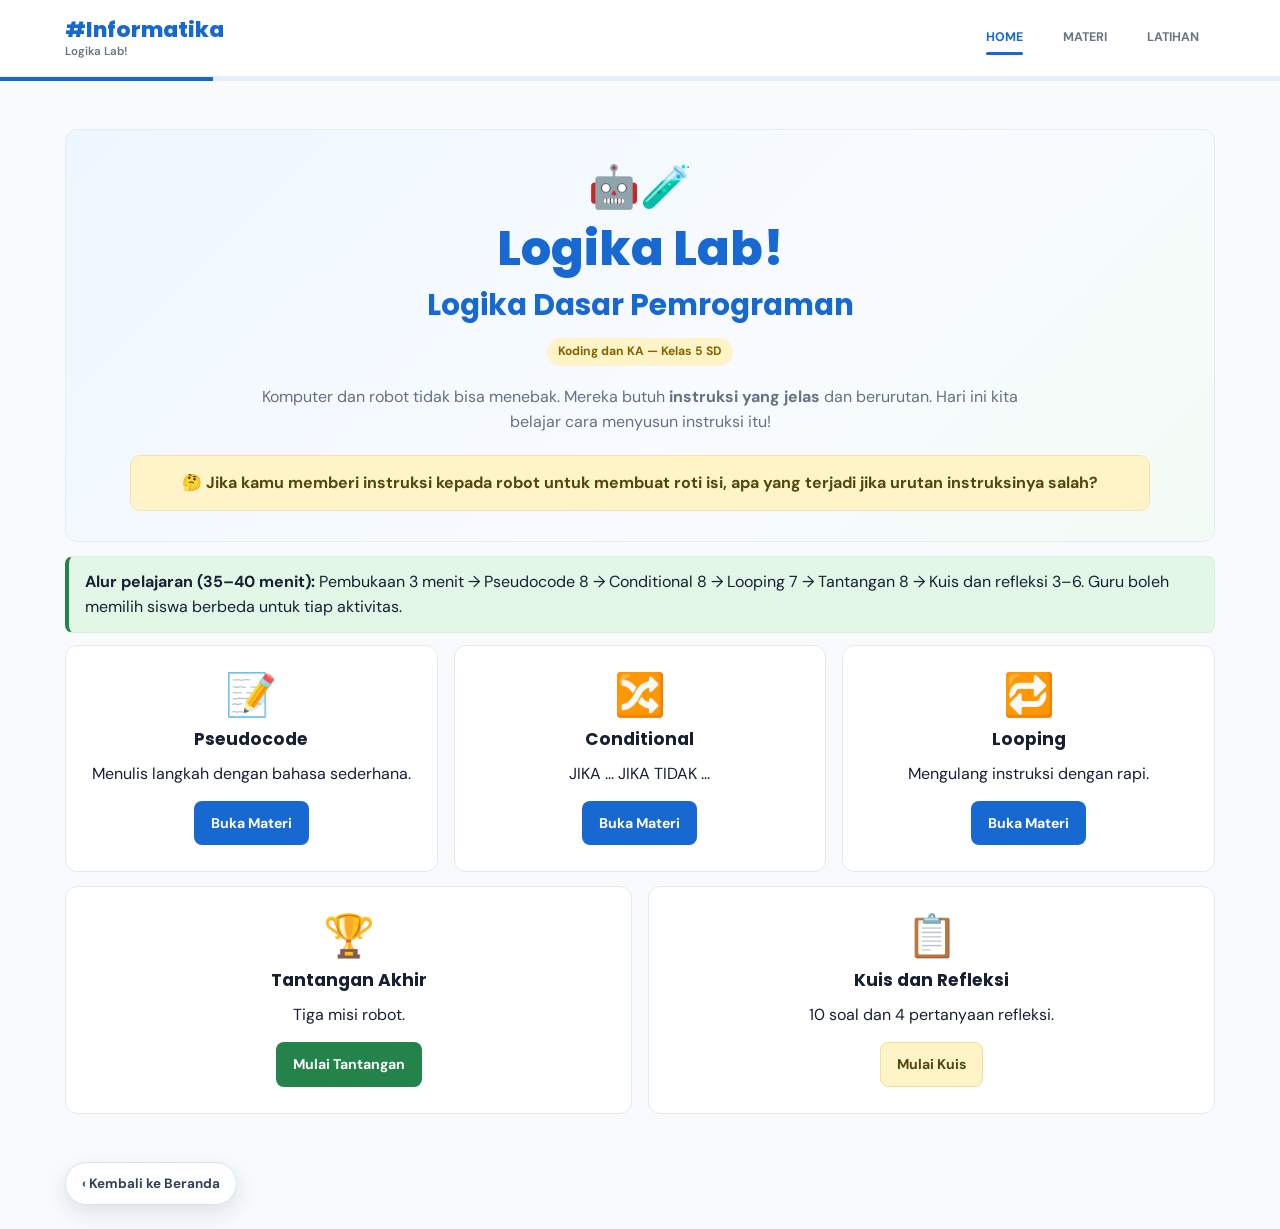
<file: materi/logicStart.html>
<!DOCTYPE html>
<html lang="id">
  <head>
    <meta charset="UTF-8">
    <meta name="viewport" content="width=device-width, initial-scale=1">
    <title>Logika Lab! — Logika Dasar Pemrograman</title>
    <link rel="stylesheet" href="logicStart.css">
    <link rel="preconnect" href="https://fonts.googleapis.com">
    <link rel="preconnect" href="https://fonts.gstatic.com" crossorigin>
    <link
      href="https://fonts.googleapis.com/css2?family=DM+Sans:wght@400;500;600;700&family=Poppins:wght@500;600;700;800&display=swap"
      rel="stylesheet">
  </head>
  <body>
    <header class="navbar">
      <div class="nav-container">
        <a class="brand" href="../index.html" aria-label="#Informatika, Logika Lab!">
          <span class="brand-main">#Informatika</span>
          <span class="brand-sub">Logika Lab!</span>
        </a>
        <nav class="nav-menu" id="nav" aria-label="Navigasi materi">
          <button class="nav-link active" type="button" data-page="home" onclick="go('home')">
            HOME
          </button>
          <details class="nav-dropdown">
            <summary class="nav-link">MATERI</summary>
            <div class="dropdown-menu">
              <button class="dropdown-link" type="button" data-page="pseudo" onclick="go('pseudo')">
                PSEUDOCODE
              </button>
              <button class="dropdown-link" type="button" data-page="cond" onclick="go('cond')">
                CONDITIONAL
              </button>
              <button class="dropdown-link" type="button" data-page="loop" onclick="go('loop')">
                LOOPING
              </button>
            </div>
          </details>
          <details class="nav-dropdown">
            <summary class="nav-link">LATIHAN</summary>
            <div class="dropdown-menu">
              <button class="dropdown-link" type="button" data-page="misi" onclick="go('misi')">
                TANTANGAN AKHIR
              </button>
              <button class="dropdown-link" type="button" data-page="kuis" onclick="go('kuis')">
                KUIS &amp; REFLEKSI
              </button>
            </div>
          </details>
        </nav>
      </div>
    </header>

    <div id="bar"><i id="barI"></i></div>

    <main>
      <section class="page on" id="p-home">
        <div class="card hero">
          <div class="big">🤖🧪</div>
          <h1>Logika Lab!</h1>
          <h2>Logika Dasar Pemrograman</h2>
          <span class="tag">Koding dan KA — Kelas 5 SD</span>
          <p>
            Komputer dan robot tidak bisa menebak. Mereka butuh
            <b>instruksi yang jelas</b> dan berurutan. Hari ini kita
            belajar cara menyusun instruksi itu!
          </p>
          <div class="q">
            🤔 Jika kamu memberi instruksi kepada robot untuk membuat
            roti isi, apa yang terjadi jika urutan instruksinya salah?
          </div>
        </div>

        <div class="goal">
          <b>Alur pelajaran (35–40 menit):</b> Pembukaan 3 menit →
          Pseudocode 8 → Conditional 8 → Looping 7 → Tantangan 8 →
          Kuis dan refleksi 3–6. Guru boleh memilih siswa berbeda untuk
          tiap aktivitas.
        </div>

        <div class="grid">
          <div class="card">
            <div class="big">📝</div>
            <h3>Pseudocode</h3>
            <p>Menulis langkah dengan bahasa sederhana.</p>
            <button class="btn" onclick="go('pseudo')">Buka Materi</button>
          </div>
          <div class="card">
            <div class="big">🔀</div>
            <h3>Conditional</h3>
            <p>JIKA ... JIKA TIDAK ...</p>
            <button class="btn" onclick="go('cond')">Buka Materi</button>
          </div>
          <div class="card">
            <div class="big">🔁</div>
            <h3>Looping</h3>
            <p>Mengulang instruksi dengan rapi.</p>
            <button class="btn" onclick="go('loop')">Buka Materi</button>
          </div>
        </div>

        <div class="grid" style="margin-top: 14px">
          <div class="card">
            <div class="big">🏆</div>
            <h3>Tantangan Akhir</h3>
            <p>Tiga misi robot.</p>
            <button class="btn g" onclick="go('misi')">Mulai Tantangan</button>
          </div>
          <div class="card">
            <div class="big">📋</div>
            <h3>Kuis dan Refleksi</h3>
            <p>10 soal dan 4 pertanyaan refleksi.</p>
            <button class="btn y" onclick="go('kuis')">Mulai Kuis</button>
          </div>
        </div>
      </section>

      <section class="page" id="p-pseudo">
        <h2>📝 Pseudocode <span class="tag">⏱ 8 menit</span></h2>
        <div class="goal">
          <b>Tujuan:</b> Aku paham pseudocode adalah langkah-langkah
          menyelesaikan masalah yang ditulis dengan bahasa sederhana
          dan rapi.
        </div>
        <div class="card">
          <b>Pseudocode</b> membantu kita
          <b>merencanakan instruksi sebelum membuat program</b>. Bukan
          bahasa komputer, tetapi bahasa kita sehari-hari yang
          berurutan. Mulai dengan <b>MULAI</b>, akhiri dengan
          <b>SELESAI</b>.
        </div>
        <div class="ex">
          <div class="card">
            <h3>🥪 A. Membuat roti isi</h3>
            <pre><b>MULAI</b>
Ambil dua lembar roti.
Letakkan isian pada roti.
Tutup dengan lembar roti lainnya.
<b>SELESAI</b></pre>
          </div>
          <div class="card">
            <h3>🎒 B. Menyiapkan tas sekolah</h3>
            <pre><b>MULAI</b>
Periksa jadwal pelajaran.
Siapkan buku sesuai jadwal.
Masukkan alat tulis.
Periksa kembali isi tas.
<b>SELESAI</b></pre>
          </div>
          <div class="card">
            <h3>🌱 C. Menanam biji</h3>
            <pre><b>MULAI</b>
Siapkan pot dan tanah.
Masukkan tanah ke pot.
Tanam biji.
Siram secukupnya.
<b>SELESAI</b></pre>
          </div>
        </div>
        <div class="card">
          <h3>🎮 Aktivitas: susun urutan yang benar</h3>
          <div class="tabs" id="tb-ps"></div>
          <div id="bd-ps"></div>
        </div>
      </section>

      <section class="page" id="p-cond">
        <h2>🔀 Conditional (IF–ELSE) <span class="tag">⏱ 8 menit</span></h2>
        <div class="goal">
          <b>Tujuan:</b> Aku paham program bisa memilih tindakan
          berdasarkan kondisi.
        </div>
        <div class="card">
          <b>JIKA</b> (IF) artinya "jika kondisinya benar".
          <b>JIKA TIDAK</b> (ELSE) artinya "jika kondisinya tidak
          benar". Kondisi menentukan tindakan yang dipilih program.
        </div>
        <div class="ex">
          <div class="card">
            <h3>☔ A. Cuaca</h3>
            <pre><b>JIKA</b> hujan
  Bawa payung.
<b>JIKA TIDAK</b>
  Tidak perlu membawa payung.</pre>
          </div>
          <div class="card">
            <h3>🔋 B. Baterai robot</h3>
            <pre><b>JIKA</b> baterai kurang dari 20%
  Isi daya baterai.
<b>JIKA TIDAK</b>
  Robot dapat melanjutkan tugas.</pre>
          </div>
          <div class="card">
            <h3>🚦 C. Lampu lalu lintas</h3>
            <pre><b>JIKA</b> lampu merah
  Berhenti.
<b>JIKA TIDAK</b>
  Periksa kondisi lampu dan ikuti aturan lalu lintas.</pre>
            <small>
              Lampu kuning berarti bersiap berhenti, lampu hijau
              berarti boleh jalan sambil tetap melihat sekitar. Jadi
              "JIKA TIDAK" tidak selalu berarti tindakan yang sama.
            </small>
          </div>
        </div>
        <div class="card">
          <h3>🎮 Aktivitas: pilih tindakan yang tepat</h3>
          <div class="tabs" id="tb-cd"></div>
          <div id="bd-cd"></div>
        </div>
      </section>

      <section class="page" id="p-loop">
        <h2>🔁 Looping <span class="tag">⏱ 7 menit</span></h2>
        <div class="goal">
          <b>Tujuan:</b> Aku paham looping mengulang instruksi sesuai
          jumlah pengulangan atau sampai kondisi berhenti terpenuhi.
        </div>
        <div class="card">
          <b>Looping</b> membuat kita tidak perlu menulis instruksi yang
          sama berkali-kali. <b>Penting:</b> looping harus punya jumlah
          pengulangan atau kondisi berhenti yang jelas. Tanpa itu,
          robot mengulang tanpa henti!
        </div>
        <div class="ex">
          <div class="card">
            <h3>👏 A. Tepuk tangan</h3>
            <pre><b>ULANGI 3 KALI:</b>
  Tepuk tangan.</pre>
          </div>
          <div class="card">
            <h3>🪴 B. Menyiram tanaman</h3>
            <pre><b>ULANGI UNTUK SETIAP TANAMAN
DARI 4 TANAMAN:</b>
  Siram satu tanaman.</pre>
          </div>
          <div class="card">
            <h3>🦘 C. Melompat</h3>
            <pre><b>ULANGI 5 KALI:</b>
  Lompat satu kali.</pre>
          </div>
        </div>
        <div class="card">
          <h3>🎮 Simulasi looping (dikendalikan guru)</h3>
          <div class="tabs" id="tb-lp"></div>
          <div id="bd-lp"></div>
        </div>
      </section>

      <section class="page" id="p-misi">
        <h2>🏆 Tantangan Akhir: Tiga Misi <span class="tag">⏱ 8 menit</span></h2>
        <div class="tabs" id="tb-ms"></div>
        <div class="card" id="bd-ms"></div>
      </section>

      <section class="page" id="p-kuis">
        <h2>📋 Kuis dan Refleksi <span class="tag">⏱ 3–6 menit</span></h2>
        <div class="card" id="quiz"></div>
        <div class="card">
          <h3>💬 Refleksi lisan</h3>
          <p>1. Apa yang kamu pelajari tentang pseudocode?</p>
          <p>2. Kapan program perlu membuat keputusan?</p>
          <p>3. Kapan looping berguna?</p>
          <p>4. Mengapa instruksi harus jelas?</p>
        </div>
      </section>
    </main>

    <footer class="return-container">
      <a class="home-link" href="../index.html">‹ Kembali ke Beranda</a>
    </footer>

<script>
"use strict";
var PG=['home','pseudo','cond','loop','misi','kuis'];
var seen={home:1};
function go(p){
 if(lpT){clearInterval(lpT);lpT=null;}
 PG.forEach(function(k,i){
  document.getElementById('p-'+k).classList.toggle('on',k===p);
 });
 document.querySelectorAll('[data-page]').forEach(function(item){
  item.classList.toggle('active',item.dataset.page===p);
 });
 document.querySelectorAll('.nav-dropdown').forEach(function(menu){
  menu.classList.toggle('active',Boolean(menu.querySelector('[data-page="'+p+'"]')));
  menu.open=false;
 });
 seen[p]=1;
 document.getElementById('barI').style.width=(Object.keys(seen).length/PG.length*100)+'%';
 window.scrollTo(0,0);
}
function $(i){return document.getElementById(i)}
function shuf(a){for(var i=a.length-1;i>0;i--){var j=Math.floor(Math.random()*(i+1));var t=a[i];a[i]=a[j];a[j]=t;}return a}
function mkTabs(g,labels,render){
 var tb=$('tb-'+g);tb.innerHTML='';
 labels.forEach(function(l,i){
  var b=document.createElement('button');b.textContent=l;
  b.onclick=function(){
   Array.prototype.forEach.call(tb.children,function(c,j){c.classList.toggle('on',i===j)});
   render(i,$('bd-'+g));
  };
  tb.appendChild(b);
 });
 tb.children[0].click();
}
function fb(id,cls,msg){var e=$(id);e.className='fb '+cls;e.innerHTML=msg}

/* ===== PSEUDOCODE: mengurutkan ===== */
var O={};
var PS=[
 {t:'Mencuci tangan',steps:['Basahi tangan dengan air','Beri sabun','Gosok semua bagian tangan','Bilas dengan air bersih','Keringkan dengan lap'],why:'Tangan dibasahi dulu agar sabun berbusa, digosok agar kuman lepas, lalu dibilas sebelum dikeringkan.'},
 {t:'Menyikat gigi',steps:['Siapkan sikat dan pasta gigi','Beri pasta gigi pada sikat','Sikat semua gigi','Berkumur sampai bersih','Simpan sikat gigi'],why:'Pasta harus ada di sikat sebelum menyikat, dan berkumur dilakukan setelah gigi disikat.'},
 {t:'Menyiapkan buku sekolah',steps:['Periksa jadwal pelajaran','Ambil buku sesuai jadwal','Masukkan buku ke tas','Periksa kembali isi tas'],why:'Kita perlu tahu jadwalnya dulu supaya buku yang diambil tepat, lalu memeriksa lagi agar tidak ada yang tertinggal.'},
 {t:'Menyiram tanaman',steps:['Ambil alat penyiram','Isi alat penyiram dengan air','Siram tanaman secukupnya','Simpan alat penyiram'],why:'Alat penyiram harus diisi air sebelum dipakai, dan disimpan setelah selesai.'}
];
function ordInit(k,c){
 var all=c.steps.concat(c.extra||[]);var pool=all.map(function(_,i){return i});shuf(pool);
 O[k]={c:c,all:all,sel:[],pool:pool,res:false};
 $(k).innerHTML='<div id="'+k+'_a"></div><textarea id="'+k+'_t" placeholder="Mengapa urutannya begini? Tulis atau ucapkan alasanmu."></textarea><div class="row"><button class="btn g" onclick="ordCk(\''+k+'\')">✅ Periksa Jawaban</button><button class="btn y" onclick="ordInit(\''+k+'\',O[\''+k+'\'].c)">🔄 Ulang</button></div><div id="'+k+'_f" class="fb"></div>';
 ordR(k);
}
function ordR(k){
 var o=O[k];
 var a=o.sel.length?o.sel.map(function(i,n){return '<button class="step '+(o.res?(i===n?'ok':'bad'):'')+'" onclick="ordRm(\''+k+'\','+n+')">'+(n+1)+'. '+o.all[i]+'</button>'}).join(''):'<i>Ketuk langkah di bawah, mulai dari langkah pertama.</i>';
 var p=o.pool.filter(function(i){return o.sel.indexOf(i)<0}).map(function(i){return '<button class="step alt" onclick="ordAdd(\''+k+'\','+i+')">'+o.all[i]+'</button>'}).join('');
 $(k+'_a').innerHTML='<div class="ans">'+a+'</div><div class="pool">'+p+'</div>';
}
function ordAdd(k,i){var o=O[k];o.res=false;o.sel.push(i);ordR(k);$(k+'_f').className='fb'}
function ordRm(k,n){var o=O[k];o.res=false;o.sel.splice(n,1);ordR(k);$(k+'_f').className='fb'}
function ordCk(k){
 var o=O[k],c=o.c,n=c.steps.length;
 if(!o.sel.length){fb(k+'_f','info','Pilih dulu langkah-langkahnya, ya.');return}
 var ok=o.sel.length===n&&o.sel.every(function(v,i){return v===i});
 o.res=true;ordR(k);
 if(ok){fb(k+'_f','ok','🎉 Benar! '+c.why+'<br>Sekarang jelaskan alasanmu kepada teman-teman.');return}
 var msg='Belum tepat. ';
 if(o.sel.some(function(v){return v>=n}))msg+='Ada langkah yang tidak masuk akal. ';
 if(o.sel.length<n)msg+='Langkahmu belum lengkap. ';
 var f=o.sel.findIndex(function(v,i){return v!==i});
 msg+=(f===0)?'Langkah pertamamu belum tepat. Apa yang harus dilakukan paling awal?':'Langkah ke-'+(f+1)+' perlu dipikirkan lagi (hijau = sudah benar, merah = perlu diperbaiki).';
 fb(k+'_f','bad','🤔 '+msg);
}
mkTabs('ps',PS.map(function(a,i){return 'Siswa '+(i+1)+': '+a.t}),function(i,b){
 b.innerHTML='<p><b>Urutkan langkah: '+PS[i].t+'</b></p><div id="ps'+i+'"></div>';ordInit('ps'+i,PS[i]);
});

/* ===== CONDITIONAL ===== */
var CD=[
 {t:'Hujan atau tidak',ic:'☔',s:[
  {c:'JIKA hujan: sedang HUJAN deras ☔',o:['Bawa payung','Tidak perlu membawa payung'],a:0,e:'Kondisi "hujan" benar, jadi program menjalankan tindakan setelah JIKA: membawa payung.'},
  {c:'Hari ini CERAH ☀️ (tidak hujan)',o:['Bawa payung','Tidak perlu membawa payung'],a:1,e:'Kondisi "hujan" tidak benar, jadi program menjalankan JIKA TIDAK: tidak perlu payung.'}]},
 {t:'Baterai robot',ic:'🔋',s:[
  {c:'Aturan: JIKA baterai kurang dari 20%. Baterai robot sekarang 15% 🔋',o:['Isi daya baterai','Robot melanjutkan tugas'],a:0,e:'15% lebih kecil dari 20%, jadi kondisinya benar. Robot harus mengisi daya.'},
  {c:'Aturan: JIKA baterai kurang dari 20%. Baterai robot sekarang 80% 🔋',o:['Isi daya baterai','Robot melanjutkan tugas'],a:1,e:'80% tidak kurang dari 20%, jadi kondisinya tidak benar. Robot melanjutkan tugas.'}]},
 {t:'Lampu lalu lintas',ic:'🚦',s:[
  {c:'Lampu lalu lintas berwarna MERAH 🔴',o:['Berhenti','Jalan terus','Jalan pelan-pelan'],a:0,e:'JIKA lampu merah, tindakannya selalu berhenti.'},
  {c:'Lampu lalu lintas berwarna HIJAU 🟢',o:['Berhenti','Jalan setelah memastikan keadaan aman','Jalan cepat sambil menutup mata'],a:1,e:'Lampu hijau bukan merah, jadi kita periksa kondisinya: hijau boleh jalan, tetapi tetap lihat kiri dan kanan. Kalau kuning, bersiap berhenti. Jadi JIKA TIDAK bergantung pada kondisi lampunya.'}]},
 {t:'Tanah tanaman',ic:'🪴',s:[
  {c:'Tanah tanaman terlihat KERING dan retak 🏜️',o:['Siram tanaman','Jangan disiram'],a:0,e:'Tanah kering berarti tanaman butuh air, jadi robot menyiram.'},
  {c:'Tanah tanaman masih BASAH 💧',o:['Siram tanaman','Jangan disiram'],a:1,e:'Tanah basah berarti tanaman sudah cukup air. Menyiram lagi bisa membuat tanaman tergenang.'}]}
];
var CS={};
function cdR(i){
 var a=CD[i],st=CS[i],s=a.s[st.s];
 var h='<div class="row">'+a.s.map(function(_,j){return '<button class="btn '+(j===st.s?'y':'')+'" onclick="cdSet('+i+','+j+')">Kondisi '+(j+1)+'</button>'}).join('')+'</div>';
 h+='<div class="cond">'+a.ic+' '+s.c+'</div><p><b>Apa tindakan yang tepat?</b></p>';
 h+=s.o.map(function(o,k){var cl=st.p===k?(k===s.a?'ok':'bad'):'';return '<button class="opt '+cl+'" onclick="cdPick('+i+','+k+')">'+o+'</button>'}).join('');
 h+='<div id="cdf" class="fb"></div>';
 $('bd-cd').innerHTML=h;
 if(st.p!==null){var good=st.p===s.a;fb('cdf',good?'ok':'bad',(good?'🎉 Benar! ':'🤔 Belum tepat. ')+s.e+'<br>Coba jelaskan: "Karena kondisinya ..., maka ...".')}
}
function cdSet(i,j){CS[i]={s:j,p:null};cdR(i)}
function cdPick(i,k){CS[i].p=k;cdR(i)}
mkTabs('cd',CD.map(function(a,i){return 'Siswa '+(i+1)+': '+a.t}),function(i){CS[i]={s:0,p:null};cdR(i)});

/* ===== LOOPING ===== */
var LP=[
 {t:'Tepuk tangan 3 kali',ic:'👏',n:3,h:'ULANGI 3 KALI:',a:'Tepuk tangan.',u:'tepukan',stop:'hitungan sudah mencapai 3 kali'},
 {t:'Lompat 4 kali',ic:'🦘',n:4,h:'ULANGI 4 KALI:',a:'Lompat satu kali.',u:'lompatan',stop:'hitungan sudah mencapai 4 kali'},
 {t:'Siram sampai 5 tanaman diperiksa',ic:'🪴',n:5,h:'ULANGI SAMPAI 5 TANAMAN DIPERIKSA:',a:'Periksa dan siram satu tanaman.',u:'tanaman',stop:'5 tanaman sudah diperiksa'},
 {t:'Ulang langkah 6 kali',ic:'⭐',n:6,h:'ULANGI 6 KALI:',a:'Kerjakan satu langkah.',u:'langkah',stop:'hitungan sudah mencapai 6 kali'}
];
var L={i:0,c:0},lpT=null;
function lpR(){
 var a=LP[L.i],done=L.c>=a.n;
 var sl='';for(var k=0;k<a.n;k++)sl+='<div class="slot '+(k<L.c?'on':'')+'">'+a.ic+'</div>';
 $('bd-lp').innerHTML='<pre><b>'+a.h+'</b>\n  '+a.a+'</pre><p>Tanpa looping, kita harus menulis "'+a.a+'" sebanyak '+a.n+' kali. Dengan looping, cukup satu kali!</p><div class="slots">'+sl+'</div><div class="count">Pengulangan: '+L.c+' / '+a.n+'</div><div class="row" style="justify-content:center"><button class="btn" onclick="lpStep()">▶ Jalankan 1 Kali</button><button class="btn g" onclick="lpAll()">⏩ Jalankan Sampai Selesai</button><button class="btn y" onclick="lpReset()">🔄 Ulang dari Awal</button></div><div class="fb '+(done?'ok':'info')+'">'+(done?'✅ Selesai! Looping berhenti karena '+a.stop+'. Kondisi berhenti yang jelas membuat robot tidak mengulang terus-menerus.':'Belum selesai. Masih ada '+(a.n-L.c)+' '+a.u+' lagi. Looping terus berjalan sampai '+a.stop+'.')+'</div>';
}
function lpStep(){var a=LP[L.i];if(L.c<a.n)L.c++;lpR()}
function lpAll(){
 if(lpT)clearInterval(lpT);
 lpT=setInterval(function(){
  if(L.c<LP[L.i].n){L.c++;lpR()}
  if(L.c>=LP[L.i].n){clearInterval(lpT);lpT=null}
 },600);
}
function lpReset(){if(lpT){clearInterval(lpT);lpT=null}L.c=0;lpR()}
mkTabs('lp',LP.map(function(a,i){return 'Siswa '+(i+1)+': '+a.t}),function(i){if(lpT){clearInterval(lpT);lpT=null}L={i:i,c:0};lpR()});

/* ===== MISI ===== */
var M2D=[{c:'Tanah KERING 🏜️',a:'siram'},{c:'Tanah BASAH 💧',a:'tidak'},{c:'Tanah retak dan sangat KERING 🌵',a:'siram'},{c:'Tanah lembap dan masih BASAH 🌧️',a:'tidak'}];
var M2={};var M3={n:1,r:null,done:false};
var MS=['Misi 1: Robot Menyiapkan Tas','Misi 2: Robot Penjaga Tanaman','Misi 3: Robot Pemeriksa Kursi'];
mkTabs('ms',MS,function(i,b){
 if(i===0){
  b.innerHTML='<h3>🤖🎒 Robot Menyiapkan Tas</h3><p>Susun instruksi untuk robot. <b>Hati-hati:</b> ada langkah yang tidak masuk akal, jangan dipilih!</p><div id="m1"></div>';
  ordInit('m1',{steps:['Periksa jadwal pelajaran','Siapkan buku sesuai jadwal','Masukkan alat tulis','Periksa kembali isi tas'],extra:['Masukkan es krim ke dalam tas','Tinggalkan tas di jalan'],why:'Robot harus tahu jadwal dulu, menyiapkan buku, memasukkan alat tulis, lalu memeriksa ulang. Es krim dan meninggalkan tas tidak membantu persiapan.'});
 }else if(i===1){
  M2={};
  b.innerHTML='<h3>🤖🌱 Robot Penjaga Tanaman</h3><p>Aturan: <b>JIKA tanah kering → siram. JIKA TIDAK → jangan siram.</b> Tentukan tindakan robot untuk setiap kondisi.</p><div id="m2l"></div><textarea placeholder="Jelaskan alasanmu: mengapa robot menyiram atau tidak menyiram?"></textarea><div class="row"><button class="btn g" onclick="m2Ck()">✅ Periksa Jawaban</button><button class="btn y" onclick="m2Reset()">🔄 Ulang</button></div><div id="m2f" class="fb"></div>';
  m2R(false);
 }else{
  M3={n:1,r:null,done:false};m3R();
 }
});
function m2R(chk){
 $('m2l').innerHTML=M2D.map(function(d,i){
  var p=M2[i],cl=chk?(p===d.a?'ok':'bad'):'';
  return '<div class="pc '+cl+'"><b>'+(i+1)+'. '+d.c+'</b><span><button class="opt '+(p==='siram'?'sel':'')+'" onclick="m2Set('+i+',\'siram\')">💦 Siram</button><button class="opt '+(p==='tidak'?'sel':'')+'" onclick="m2Set('+i+',\'tidak\')">🚫 Jangan siram</button></span></div>';
 }).join('');
}
function m2Set(i,v){M2[i]=v;m2R(false);$('m2f').className='fb'}
function m2Reset(){M2={};m2R(false);$('m2f').className='fb';document.querySelector('#bd-ms textarea').value=''}
function m2Ck(){
 if(Object.keys(M2).length<M2D.length){fb('m2f','info','Jawab semua kondisi dulu, ya.');return}
 m2R(true);
 var w=M2D.filter(function(d,i){return M2[i]!==d.a}).length;
 fb('m2f',w?'bad':'ok',w?'🤔 Ada '+w+' jawaban yang belum tepat (merah). Ingat: hanya tanah kering yang disiram.':'🎉 Hebat! Robot menyiram saat tanah kering dan tidak menyiram saat tanah basah. Itu IF–ELSE! Sekarang ucapkan alasanmu.');
}
function m3R(){
 var n=M3.n,sl='';
 for(var k=0;k<5;k++)sl+='<div class="slot '+(M3.done&&k<Math.min(n,5)?'on':'')+'">🪑</div>';
 var R=['Karena ada 5 kursi dan setiap putaran memeriksa 1 kursi','Karena robot suka angka 5','Karena 1 putaran cukup untuk semua kursi'];
 $('bd-ms').innerHTML='<h3>🤖🪑 Robot Pemeriksa Kursi</h3><p>Robot harus memeriksa <b>5 kursi</b>. Setiap putaran, robot memeriksa <b>1 kursi</b>. Berapa kali robot harus mengulang?</p><pre><b>ULANGI '+n+' KALI:</b>\n  Periksa satu kursi.</pre><div class="slots">'+sl+'</div><div class="row" style="justify-content:center"><button class="btn" onclick="m3N(-1)">➖</button><span class="num">'+n+'</span><button class="btn" onclick="m3N(1)">➕</button></div><p><b>Pilih alasanmu:</b></p><div class="bigopt">'+R.map(function(r,k){return '<button class="opt '+(M3.r===k?'sel':'')+'" onclick="m3Rs('+k+')">'+r+'</button>'}).join('')+'</div><div class="row"><button class="btn g" onclick="m3Ck()">✅ Periksa dan Jalankan Robot</button><button class="btn y" onclick="m3Reset()">🔄 Ulang</button></div><div id="m3f" class="fb"></div>';
}
function m3N(d){M3.n=Math.max(1,Math.min(9,M3.n+d));M3.done=false;m3R()}
function m3Rs(k){M3.r=k;M3.done=false;m3R()}
function m3Reset(){M3={n:1,r:null,done:false};m3R()}
function m3Ck(){
 if(M3.r===null){M3.done=false;m3R();fb('m3f','info','Pilih alasanmu dulu, ya.');return}
 M3.done=true;m3R();var n=M3.n,ok=n===5,rok=M3.r===0;
 if(ok&&rok)fb('m3f','ok','🎉 Benar! 5 kursi dan 1 kursi per putaran berarti 5 pengulangan. Semua kursi sudah diperiksa.');
 else if(ok)fb('m3f','bad','🤔 Jumlah 5 sudah benar, tetapi alasanmu belum tepat. Hitung: 5 kursi, 1 kursi tiap putaran.');
 else if(n<5)fb('m3f','bad','🤔 Hanya '+n+' kursi yang diperiksa. Masih ada '+(5-n)+' kursi belum diperiksa. Tambah pengulangannya.');
 else fb('m3f','bad','🤔 Robot mengulang '+n+' kali, padahal hanya ada 5 kursi. Ada '+(n-5)+' putaran yang sia-sia karena tidak ada kursi lagi.');
}

/* ===== KUIS ===== */
var QZ=[
 {q:'Apa yang dimaksud dengan pseudocode?',o:['Bahasa rahasia robot','Langkah-langkah penyelesaian masalah yang ditulis dengan bahasa sederhana','Gambar yang dibuat komputer','Permainan di komputer'],a:1,e:'Pseudocode adalah rencana langkah yang ditulis dengan bahasa sederhana sebelum membuat program.'},
 {q:'Mana urutan yang benar untuk menanam biji?',o:['Tanam biji, siapkan pot, siram','Siram, tanam biji, masukkan tanah','Siapkan pot dan tanah, masukkan tanah ke pot, tanam biji, siram','Masukkan tanah, siram, siapkan pot, tanam biji'],a:2,e:'Pot dan tanah disiapkan lebih dulu, lalu tanah dimasukkan, biji ditanam, dan terakhir disiram.'},
 {q:'Mengapa kita menulis pseudocode sebelum membuat program?',o:['Agar komputer menjadi cepat','Agar langkah-langkahnya terencana dan jelas','Agar program tidak perlu dijalankan','Agar tidak perlu berpikir'],a:1,e:'Pseudocode membantu merencanakan instruksi supaya jelas dan berurutan.'},
 {q:'Aturan: JIKA hujan, bawa payung. JIKA TIDAK, tidak perlu payung. Hari ini cerah. Apa yang dilakukan?',o:['Bawa payung','Tidak perlu membawa payung','Tidak berangkat','Menunggu hujan'],a:1,e:'Cerah berarti tidak hujan, jadi program menjalankan JIKA TIDAK.'},
 {q:'Aturan: JIKA baterai kurang dari 20%, isi daya. Baterai robot 15%. Apa tindakan robot?',o:['Melanjutkan tugas','Mematikan lampu','Mengisi daya baterai','Berlari'],a:2,e:'15% kurang dari 20%, jadi kondisinya benar dan robot mengisi daya.'},
 {q:'Dalam pseudocode, "JIKA TIDAK" (ELSE) artinya...',o:['Jika kondisinya tidak benar','Ulangi lagi','Selesai','Jika kondisinya benar'],a:0,e:'JIKA TIDAK dijalankan ketika kondisi setelah JIKA tidak benar.'},
 {q:'ULANGI 4 KALI: Lompat satu kali. Berapa kali robot melompat?',o:['1 kali','3 kali','5 kali','4 kali'],a:3,e:'Instruksi di dalam looping dijalankan sebanyak 4 kali.'},
 {q:'Mengapa looping berguna?',o:['Agar tidak menulis instruksi yang sama berkali-kali','Agar program lebih panjang','Agar komputer berhenti','Agar robot tidak perlu instruksi'],a:0,e:'Looping membuat instruksi yang berulang cukup ditulis sekali.'},
 {q:'Apa yang harus dimiliki looping agar tidak berjalan terus-menerus?',o:['Gambar yang bagus','Suara yang keras','Jumlah pengulangan atau kondisi berhenti yang jelas','Warna yang cerah'],a:2,e:'Looping harus punya jumlah pengulangan atau kondisi berhenti.'},
 {q:'ULANGI UNTUK 3 TANAMAN: JIKA tanah kering, siram. JIKA TIDAK, lewati. Tanaman 1 kering, 2 basah, 3 kering. Berapa tanaman yang disiram?',o:['3','1','2','0'],a:2,e:'Robot memeriksa 3 tanaman. Hanya tanaman 1 dan 3 yang kering, jadi 2 tanaman disiram.'}
];
var Z={i:0,s:0,p:null,w:0};
function qzR(){
 var e=$('quiz');
 if(Z.i>=QZ.length){
  e.innerHTML='<h2>🎉 Kuis selesai!</h2><div class="count">Skor: '+Z.s+' / 10</div><p style="text-align:center">✅ Benar: <b>'+Z.s+'</b> &nbsp; ❌ Salah: <b>'+Z.w+'</b></p><div class="row" style="justify-content:center"><button class="btn y" onclick="qzReset()">🔄 Ulang Kuis</button></div>';
  return;
 }
 var q=QZ[Z.i],ans=Z.p!==null;
 e.innerHTML='<div class="prog">Soal '+(Z.i+1)+' dari 10</div><h3>'+q.q+'</h3>'+q.o.map(function(o,k){
  var cl=ans?(k===q.a?'ok':(k===Z.p?'bad':'')):'';
  return '<button class="opt '+cl+'" '+(ans?'disabled':'')+' onclick="qzPick('+k+')">'+'ABCD'.charAt(k)+'. '+o+'</button>';
 }).join('')+'<div class="fb '+(ans?(Z.p===q.a?'ok':'bad'):'')+'">'+(ans?(Z.p===q.a?'🎉 Benar! ':'🤔 Salah. ')+q.e:'')+'</div>'+(ans?'<button class="btn g" onclick="qzNext()">'+(Z.i===9?'Lihat Skor ➡':'Soal Berikutnya ➡')+'</button>':'');
}
function qzPick(k){if(Z.p!==null)return;Z.p=k;if(k===QZ[Z.i].a)Z.s++;else Z.w++;qzR()}
function qzNext(){Z.i++;Z.p=null;qzR()}
function qzReset(){Z={i:0,s:0,p:null,w:0};qzR()}
qzR();
go('home');
</script>
</body>
</html>
</file>
<file: style.css>
/* =====================================
   GLOBAL
===================================== */

* {
    margin: 0;
    padding: 0;
    box-sizing: border-box;
}

html {
    scroll-behavior: smooth;
}

body {
    font-family: "DM Sans", sans-serif;
    background: #f8fafc;
    color: #172033;
    line-height: 1.6;
}

a {
    text-decoration: none;
    color: inherit;
}

img {
    max-width: 100%;
    display: block;
}


/* =====================================
   NAVBAR
===================================== */

.navbar {
    position: sticky;
    top: 0;
    z-index: 1000;

    background: rgba(255, 255, 255, 0.94);

    backdrop-filter: blur(12px);

    border-bottom: 1px solid #e7edf5;
}

.nav-container {
    width: min(1150px, 92%);
    margin: auto;

    min-height: 76px;

    display: flex;
    align-items: center;
    justify-content: space-between;

    gap: 30px;
}


/* Brand */

.brand {
    display: flex;
    flex-direction: column;
    line-height: 1.1;
}

.brand-main {
    font-family: "Poppins", sans-serif;

    font-size: 1.35rem;
    font-weight: 800;

    color: #1769d1;
}

.brand-sub {
    margin-top: 4px;

    font-size: 0.72rem;
    font-weight: 600;

    color: #6b7280;
}


/* Navigation */

.nav-menu {
    display: flex;
    align-items: center;
    gap: 8px;
}

.nav-link {
    position: relative;

    padding: 10px 16px;

    font-size: 0.78rem;
    font-weight: 700;

    letter-spacing: 0.5px;

    color: #687386;

    transition: 0.25s ease;
}

.nav-link:hover {
    color: #1769d1;
}

.nav-link::after {
    content: "";

    position: absolute;

    left: 16px;
    right: 16px;
    bottom: 3px;

    height: 3px;

    border-radius: 10px;

    background: #1769d1;

    transform: scaleX(0);

    transition: 0.25s ease;
}

.nav-link.active {
    color: #1769d1;
}

.nav-link.active::after {
    transform: scaleX(1);
}


/* =====================================
   HERO
===================================== */

.hero {
    position: relative;

    overflow: hidden;

    background:
        linear-gradient(
            135deg,
            #eef7ff 0%,
            #f8fbff 55%,
            #f3fbf5 100%
        );

    padding: 90px 0 100px;
}

.hero-container {
    width: min(1150px, 92%);
    margin: auto;

    display: grid;

    grid-template-columns: 1.05fr 0.95fr;

    align-items: center;

    gap: 70px;
}


/* Hero text */

.welcome-badge {
    display: inline-flex;

    align-items: center;

    padding: 8px 14px;

    border-radius: 30px;

    background: #fff5c9;

    color: #806600;

    font-size: 0.78rem;
    font-weight: 700;

    margin-bottom: 20px;
}

.hero h1 {
    font-family: "Poppins", sans-serif;

    font-size: clamp(2.3rem, 5vw, 4.1rem);

    line-height: 1.12;

    letter-spacing: -1.8px;

    color: #132238;

    max-width: 650px;
}

.hero h1 span {
    display: block;

    color: #1769d1;
}

.hero-description {
    max-width: 600px;

    margin-top: 24px;

    font-size: 1rem;

    color: #647084;
}


/* Hero buttons */

.hero-buttons {
    display: flex;

    gap: 12px;

    margin-top: 32px;

    flex-wrap: wrap;
}

.button {
    display: inline-flex;

    align-items: center;
    justify-content: center;

    gap: 10px;

    padding: 13px 21px;

    border-radius: 10px;

    font-size: 0.85rem;
    font-weight: 700;

    transition: 0.25s ease;
}

.button-primary {
    background: #1769d1;

    color: white;

    box-shadow: 0 8px 20px rgba(23, 105, 209, 0.2);
}

.button-primary:hover {
    transform: translateY(-2px);

    background: #1258b3;
}

.button-secondary {
    background: white;

    border: 1px solid #dbe3ed;

    color: #344054;
}

.button-secondary:hover {
    transform: translateY(-2px);

    border-color: #1769d1;

    color: #1769d1;
}


/* =====================================
   HERO IMAGE
===================================== */

.hero-image {
    position: relative;

    min-height: 390px;

    display: flex;

    align-items: center;
    justify-content: center;
}

.image-frame {
    position: relative;

    z-index: 5;

    width: 100%;
    max-width: 500px;

    aspect-ratio: 4 / 3;

    overflow: hidden;

    border-radius: 24px;

    background: #e9f1f9;

    border: 8px solid white;

    box-shadow:
        0 25px 60px rgba(31, 65, 110, 0.15);
}

.image-frame img {
    width: 100%;
    height: 100%;

    object-fit: cover;
}


/* Decorative shapes */

.image-decoration {
    position: absolute;

    border-radius: 50%;
}

.decoration-blue {
    width: 110px;
    height: 110px;

    background: #d8eaff;

    top: 10px;
    right: 20px;
}

.decoration-yellow {
    width: 70px;
    height: 70px;

    background: #ffe68b;

    bottom: 15px;
    left: 10px;
}

.decoration-green {
    width: 50px;
    height: 50px;

    background: #bdebc8;

    top: 45%;
    right: -10px;
}


/* =====================================
   SECTION
===================================== */

.section-container {
    width: min(1100px, 92%);
    margin: auto;
}

.intro {
    padding: 95px 0;
    background: white;
}

.content-section {
    padding: 100px 0;
}

.lkpd-section {
    background: #f1f8ff;
}

.section-heading {
    max-width: 700px;

    margin-bottom: 45px;
}

.section-label {
    display: inline-block;

    margin-bottom: 10px;

    font-size: 0.72rem;
    font-weight: 800;

    letter-spacing: 1.5px;

    color: #1769d1;
}

.section-heading h2 {
    font-family: "Poppins", sans-serif;

    font-size: clamp(1.8rem, 4vw, 2.7rem);

    line-height: 1.2;

    color: #172033;

    margin-bottom: 14px;
}

.section-heading p {
    color: #697586;
}


/* =====================================
   FEATURE CARDS
===================================== */

.feature-grid {
    display: grid;

    grid-template-columns: repeat(3, 1fr);

    gap: 20px;
}

.feature-card {
    padding: 28px;

    background: #fff;

    border: 1px solid #e8edf3;

    border-radius: 16px;

    transition: 0.25s ease;
}

.feature-card:hover {
    transform: translateY(-5px);

    box-shadow: 0 15px 35px rgba(28, 48, 77, 0.08);
}

.feature-icon {
    width: 50px;
    height: 50px;

    display: flex;

    align-items: center;
    justify-content: center;

    border-radius: 12px;

    font-size: 1.4rem;

    margin-bottom: 20px;
}

.blue-icon {
    background: #e4f0ff;
}

.yellow-icon {
    background: #fff4c8;
}

.green-icon {
    background: #e3f7e7;
}

.feature-card h3 {
    font-family: "Poppins", sans-serif;

    font-size: 1.05rem;

    margin-bottom: 9px;
}

.feature-card p {
    font-size: 0.9rem;

    color: #6b7280;
}


/* =====================================
   MATERIAL CARDS
===================================== */

.material-grid {
    display: flex;

    gap: 20px;

    overflow-x: auto;

    padding: 5px 5px 20px;

    max-width: 100%;

    scroll-snap-type: x mandatory;

    scrollbar-width: thin;
}

.material-card {
    position: relative;

    flex: 0 0 280px;

    display: flex;

    flex-direction: column;

    gap: 15px;

    padding: 25px;

    min-height: 270px;

    background: white;

    border: 1px solid #e3e9f0;

    border-radius: 16px;

    transition: 0.25s ease;

    overflow: hidden;

    scroll-snap-align: start;
}

.material-card:hover {
    transform: translateY(-5px);

    border-color: #cbdced;

    box-shadow: 0 15px 35px rgba(28, 48, 77, 0.09);
}


/* Icon */

.material-icon {
    min-width: 55px;
    width: 55px;
    height: 55px;

    display: flex;

    align-items: center;
    justify-content: center;

    border-radius: 13px;

    font-size: 1.5rem;
}


/* Content */

.material-content {
    padding-right: 25px;
}

.material-category {
    display: block;

    margin-bottom: 5px;

    font-size: 0.65rem;

    font-weight: 800;

    letter-spacing: 1px;

    color: #1769d1;
}

.material-card h3 {
    font-family: "Poppins", sans-serif;

    font-size: 1rem;

    line-height: 1.35;

    color: #172033;

    margin-bottom: 7px;
}

.material-card p {
    font-size: 0.82rem;

    line-height: 1.5;

    color: #697586;
}


/* Arrow */

.material-arrow {
    position: absolute;

    right: 20px;
    bottom: 18px;

    font-size: 1.2rem;

    font-weight: 700;

    color: #1769d1;

    transition: 0.25s ease;
}

.material-card:hover .material-arrow {
    transform: translateX(5px);
}


/* =====================================
   MATERIAL RESPONSIVE
===================================== */

@media (max-width: 700px) {

    .material-grid {
        grid-template-columns: 1fr;
    }

}


/* =====================================
   LKPD
===================================== */

.lkpd-placeholder {
    display: flex;

    align-items: center;

    gap: 25px;

    padding: 30px;

    background: white;

    border-radius: 18px;

    border: 1px solid #dce9f6;

    max-width: 800px;
}

.lkpd-placeholder-icon {
    min-width: 65px;
    height: 65px;

    display: flex;

    align-items: center;
    justify-content: center;

    border-radius: 15px;

    background: #fff1ae;

    font-size: 1.8rem;
}

.lkpd-placeholder h3 {
    font-family: "Poppins", sans-serif;

    margin-bottom: 5px;
}

.lkpd-placeholder p {
    color: #687386;

    font-size: 0.92rem;
}

.lkpd-grid {
    display: grid;

    grid-template-columns: repeat(4, 1fr);

    gap: 18px;

    margin-top: 22px;
}

.lkpd-card {
    position: relative;

    display: flex;

    flex-direction: column;

    gap: 16px;

    min-height: 220px;

    padding: 24px;

    background: white;

    border: 1px solid #e3e9f0;

    border-radius: 16px;

    transition: 0.25s ease;
}

.lkpd-card:hover {
    transform: translateY(-5px);

    border-color: #cbdced;

    box-shadow: 0 15px 35px rgba(28, 48, 77, 0.09);
}

.lkpd-card-icon {
    width: 52px;
    height: 52px;

    display: flex;

    align-items: center;
    justify-content: center;

    border-radius: 13px;

    font-family: "Poppins", sans-serif;

    font-size: 1.35rem;
    font-weight: 800;
}

.kahoot-icon {
    background: #ffe5e2;
    color: #e84d3c;
}

.wayground-icon {
    background: #e7f0ff;
    color: #3867d6;
}

.blooket-icon {
    background: #fff1c7;
    color: #d58a00;
}

.zep-icon {
    background: #e6f7ec;
    color: #218b50;
}

.lkpd-card-label {
    display: block;

    margin-bottom: 5px;

    font-size: 0.65rem;
    font-weight: 800;

    letter-spacing: 1px;

    color: #1769d1;
}

.lkpd-card h3 {
    font-family: "Poppins", sans-serif;

    font-size: 1rem;

    color: #172033;
}

.lkpd-card p {
    margin-top: 7px;

    font-size: 0.82rem;
    line-height: 1.5;

    color: #697586;
}

.lkpd-card-arrow {
    align-self: flex-end;

    margin-top: auto;

    font-size: 1.2rem;
    font-weight: 700;

    color: #1769d1;

    transition: 0.25s ease;
}

.lkpd-card:hover .lkpd-card-arrow {
    transform: translate(4px, -2px);
}


/* =====================================
   ABOUT
===================================== */

.about-box {
    max-width: 1000px;

    padding: 55px;

    background: white;

    border-radius: 22px;

    border: 1px solid #e5eaf0;

    box-shadow: 0 15px 45px rgba(25, 46, 76, 0.06);
}

.about-grid {
    display: grid;

    grid-template-columns: 1.4fr 0.9fr;

    gap: 30px;

    align-items: center;
}

.about-content h2 {
    font-family: "Poppins", sans-serif;

    font-size: 2.3rem;

    margin-bottom: 20px;
}

.about-content p {
    color: #626e80;

    margin-bottom: 15px;
}

.about-photo {
    display: flex;
    flex-direction: column;
    align-items: center;
    gap: 18px;
}

.photo-frame {
    position: relative;

    width: min(100%, 320px);
    height: 390px;

    overflow: hidden;

    border-radius: 20px;

    background: linear-gradient(135deg, #dfeeff, #eaf8ee);

    border: 1px solid #dfe7f2;

    box-shadow: 0 18px 30px rgba(19, 34, 56, 0.08);
}

.photo-frame img {
    width: 100%;
    height: 100%;

    object-fit: cover;

    display: block;
}

.more-button {
    border: none;
    background: linear-gradient(135deg, #1769d1, #2d80ff);
    color: white;
    font-weight: 700;
    font-size: 0.82rem;
    letter-spacing: 0.2px;
    padding: 12px 18px;
    border-radius: 999px;
    cursor: pointer;
    transition: 0.25s ease;
    box-shadow: 0 10px 20px rgba(23, 105, 209, 0.18);
}

.more-button:hover {
    transform: translateY(-2px);
    box-shadow: 0 14px 24px rgba(23, 105, 209, 0.24);
}

.creator-social {
    display: flex;
    flex-direction: column;
    gap: 14px;
    margin-top: 24px;
    width: fit-content;
}

.creator,
.social-box {
    display: inline-flex;
    flex-direction: column;
    padding: 14px 18px;
    border-left: 4px solid #1769d1;
    background: #f4f8fd;
    border-radius: 0 10px 10px 0;
    min-width: 180px;
    width: fit-content;
}

.creator-label {
    font-size: 0.72rem;

    color: #7b8492;

    text-transform: uppercase;

    letter-spacing: 1px;
}

.creator strong {
    color: #1769d1;
}

.social-box {
    background: #f9fbff;
}

.social-list {
    display: flex;
    flex-wrap: wrap;
    gap: 10px;
    margin-top: 8px;
}

.social-icon {
    display: inline-flex;
    align-items: center;
    justify-content: center;
    width: 36px;
    height: 36px;
    border-radius: 12px;
    color: white;
    text-decoration: none;
    transition: 0.2s ease;
    box-shadow: 0 8px 16px rgba(23, 105, 209, 0.12);
}

.social-icon svg {
    width: 18px;
    height: 18px;
}

.social-icon:hover {
    transform: translateY(-2px);
}

.instagram-icon {
    background: linear-gradient(135deg, #f58529, #dd2a7b, #8134af, #515bd4);
}

.tiktok-icon {
    background: #111827;
}

.youtube-icon {
    background: #ff0033;
}

.modal {
    position: fixed;
    inset: 0;
    display: none;
    align-items: center;
    justify-content: center;
    z-index: 1000;
}

.modal.show {
    display: flex;
}

.modal-backdrop {
    position: absolute;
    inset: 0;
    background: rgba(11, 22, 38, 0.5);
}

.modal-content {
    position: relative;
    z-index: 1;
    width: min(90vw, 460px);
    background: white;
    border-radius: 18px;
    padding: 30px 25px 24px;
    box-shadow: 0 20px 60px rgba(0, 0, 0, 0.18);
}

.modal-content h3 {
    font-family: "Poppins", sans-serif;
    margin: 8px 0 12px;
    color: #172033;
}

.modal-content p {
    color: #697586;
    margin: 0;
    line-height: 1.7;
}

.modal-close {
    position: absolute;
    top: 12px;
    right: 12px;
    border: none;
    background: #edf4ff;
    color: #1769d1;
    width: 32px;
    height: 32px;
    border-radius: 50%;
    font-size: 1.4rem;
    cursor: pointer;
}


/* =====================================
   FOOTER
===================================== */

footer {
    background: #132238;

    color: white;

    padding: 35px 0;
}

.footer-container {
    width: min(1100px, 92%);
    margin: auto;

    display: flex;

    justify-content: space-between;

    align-items: center;

    gap: 20px;
}

.footer-container strong {
    font-family: "Poppins", sans-serif;
}

.footer-container p {
    margin-top: 4px;

    font-size: 0.8rem;

    color: #aeb8c6;
}

.footer-right {
    font-size: 0.75rem;

    color: #9da9b8;
}


/* =====================================
   RESPONSIVE
===================================== */

@media (max-width: 850px) {

    .nav-container {
        flex-direction: column;

        padding: 15px 0;

        gap: 12px;
    }

    .nav-menu {
        width: 100%;

        justify-content: center;
    }

    .nav-link {
        padding: 8px 10px;

        font-size: 0.7rem;
    }

    .nav-link::after {
        left: 10px;
        right: 10px;
    }

    .hero {
        padding: 60px 0 70px;
    }

    .hero-container {
        grid-template-columns: 1fr;

        gap: 45px;
    }

    .hero-text {
        text-align: center;
    }

    .hero-description {
        margin-left: auto;
        margin-right: auto;
    }

    .hero-buttons {
        justify-content: center;
    }

    .hero-image {
        min-height: 300px;
    }

    .feature-grid {
        grid-template-columns: 1fr;
    }

    .lkpd-grid {
        grid-template-columns: repeat(2, 1fr);
    }

    .about-grid {
        grid-template-columns: 1fr;
    }

    .photo-frame {
        width: min(100%, 280px);
        height: 330px;
    }

    .creator-wrap {
        flex-direction: column;
    }

    .lkpd-placeholder {
        align-items: flex-start;
    }

    .footer-container {
        flex-direction: column;

        text-align: center;
    }
}


@media (max-width: 500px) {

    .nav-menu {
        gap: 0;
    }

    .nav-link {
        padding: 7px 7px;

        font-size: 0.64rem;
    }

    .hero h1 {
        font-size: 2.2rem;
    }

    .hero-image {
        min-height: 240px;
    }

    .about-box {
        padding: 30px;
    }

    .lkpd-placeholder {
        flex-direction: column;
    }

    .lkpd-grid {
        grid-template-columns: 1fr;
    }

}
</file>
<file: materi/learnExcel-style.css>
:root {
  --blue: #1769d1;
  --blue-dark: #124f9f;
  --blue-soft: #eaf3ff;
  --yellow: #ffd85a;
  --yellow-soft: #fff7d8;
  --green: #2e9d68;
  --green-soft: #e8f8ef;
  --ink: #172b4d;
  --muted: #64748b;
  --bg: #f8fafc;
  --line: #e2e8f0;
  --white: #fff;
  --radius: 20px;
  --shadow: 0 12px 32px rgba(23, 55, 100, 0.08);
}
* {
  box-sizing: border-box;
}
html {
  scroll-behavior: smooth;
}
body {
  margin: 0;
  background: var(--bg);
  color: var(--ink);
  font-family: "DM Sans", "Segoe UI", Arial, sans-serif;
  line-height: 1.55;
}
h1,
h2,
h3,
h4,
.brand {
  font-family: "Poppins", "Segoe UI", Arial, sans-serif;
  letter-spacing: -0.025em;
}
button {
  font: inherit;
  cursor: pointer;
}
button:focus-visible,
a:focus-visible,
input:focus-visible {
  outline: 3px solid #ffbd2e;
  outline-offset: 3px;
}
.topbar {
  position: sticky;
  top: 0;
  z-index: 20;
  background: rgba(255, 255, 255, 0.94);
  backdrop-filter: blur(14px);
  border-bottom: 1px solid rgba(226, 232, 240, 0.85);
}
.nav {
  width: min(1150px, 92%);
  margin: auto;
  min-height: 76px;
  display: flex;
  align-items: center;
  justify-content: space-between;
  gap: 16px;
}
.brand {
  display: flex;
  flex-direction: column;
  line-height: 1.1;
  font-weight: 800;
  text-decoration: none;
  white-space: nowrap;
}
.brand-main {
  font-family: "Poppins", "Segoe UI", Arial, sans-serif;
  font-size: 1.35rem;
  font-weight: 800;
  color: var(--blue);
}
.brand-sub {
  margin-top: 4px;
  color: #6b7280;
  font-size: 0.72rem;
  font-weight: 600;
}
.navlinks {
  display: flex;
  align-items: center;
  gap: 8px;
}
.navlinks a {
  position: relative;
  padding: 10px 16px;
  color: #687386;
  text-decoration: none;
  font-size: 0.78rem;
  font-weight: 700;
  letter-spacing: 0.5px;
  transition: color 0.25s ease;
}
.navlinks a::after {
  content: "";
  position: absolute;
  left: 16px;
  right: 16px;
  bottom: 3px;
  height: 3px;
  border-radius: 10px;
  background: var(--blue);
  transform: scaleX(0);
  transition: transform 0.25s ease;
}
.navlinks a:hover,
.navlinks a.active {
  color: var(--blue);
}
.navlinks a:hover::after,
.navlinks a.active::after {
  transform: scaleX(1);
}
.sound-toggle {
  border: 1px solid var(--line);
  background: #fff;
  border-radius: 12px;
  padding: 9px 12px;
  color: var(--ink);
  font-weight: 700;
}
.home-float {
  position: fixed;
  left: max(16px, env(safe-area-inset-left));
  bottom: max(16px, env(safe-area-inset-bottom));
  z-index: 100;
  display: inline-flex;
  align-items: center;
  gap: 6px;
  padding: 10px 14px;
  border: 1px solid #d6e0ec;
  border-radius: 999px;
  background: rgba(255, 255, 255, 0.96);
  box-shadow: 0 4px 14px rgba(23, 32, 51, 0.16);
  color: var(--ink);
  font-size: 0.85rem;
  font-weight: 700;
  text-decoration: none;
  transition:
    background 0.18s ease,
    box-shadow 0.18s ease,
    transform 0.18s ease;
}
.home-float svg {
  width: 18px;
  height: 18px;
  flex-shrink: 0;
}
.home-float:hover {
  background: var(--blue-soft);
  box-shadow: 0 6px 18px rgba(23, 32, 51, 0.2);
  transform: translateY(-2px);
}
.home-float:focus-visible {
  outline: 3px solid var(--blue);
  outline-offset: 3px;
}
.wrap {
  max-width: 1180px;
  margin: auto;
  padding: 26px 22px 70px;
}
.hero {
  position: relative;
  overflow: hidden;
  display: grid;
  grid-template-columns: 1.15fr 0.85fr;
  gap: 24px;
  align-items: center;
  padding: clamp(26px, 5vw, 58px);
  background: linear-gradient(135deg, #eaf3ff 0%, #f6faff 55%, #fff7d8 100%);
  border: 1px solid #dbeafe;
  border-radius: 28px;
}
.hero:after {
  content: "";
  position: absolute;
  width: 240px;
  height: 240px;
  border-radius: 50%;
  right: -85px;
  top: -95px;
  background: rgba(255, 216, 90, 0.27);
}
.eyebrow {
  display: inline-flex;
  gap: 8px;
  align-items: center;
  color: var(--blue);
  font-weight: 800;
  font-size: 0.82rem;
  letter-spacing: 0.06em;
  text-transform: uppercase;
}
.eyebrow .spark {
  display: inline-grid;
  place-items: center;
  background: var(--yellow);
  color: #684d00;
  border-radius: 9px;
  width: 27px;
  height: 27px;
}
h1 {
  font-size: clamp(2.2rem, 5vw, 4.15rem);
  line-height: 1.08;
  margin: 16px 0;
}
.hero p {
  font-size: 1.08rem;
  color: #50627b;
  max-width: 620px;
  margin: 0 0 23px;
}
.actions {
  display: flex;
  gap: 10px;
  flex-wrap: wrap;
}
.btn {
  border: 0;
  border-radius: 13px;
  padding: 12px 18px;
  font-weight: 800;
  display: inline-flex;
  align-items: center;
  justify-content: center;
  gap: 8px;
  transition:
    transform 0.15s,
    box-shadow 0.15s;
}
.btn:hover {
  transform: translateY(-2px);
}
.btn-primary {
  background: var(--blue);
  color: white;
  box-shadow: 0 7px 16px #1769d12b;
}
.btn-primary:hover {
  background: var(--blue-dark);
}
.btn-light {
  background: white;
  color: var(--blue);
  border: 1px solid #cfe1fb;
}
.btn-small {
  padding: 8px 12px;
  font-size: 0.9rem;
  border-radius: 10px;
}
.btn:disabled {
  opacity: 0.5;
  cursor: not-allowed;
  transform: none;
}
.hero-art {
  position: relative;
  z-index: 1;
  min-height: 250px;
  display: grid;
  place-items: center;
}
.art-card {
  width: min(100%, 360px);
  background: white;
  border: 1px solid #dbeafe;
  border-radius: 22px;
  padding: 16px;
  box-shadow: 0 18px 42px #1e4f8a18;
  transform: rotate(2deg);
}
.art-top {
  display: flex;
  align-items: center;
  gap: 7px;
  margin-bottom: 13px;
  color: #5b6b82;
  font-size: 0.82rem;
  font-weight: 800;
}
.dot {
  width: 9px;
  height: 9px;
  border-radius: 50%;
  background: #f87171;
}
.dot:nth-child(2) {
  background: #fbbf24;
}
.dot:nth-child(3) {
  background: #34d399;
}
.mini-grid {
  display: grid;
  grid-template-columns: repeat(4, 1fr);
  gap: 5px;
}
.mini-grid span {
  padding: 11px 5px;
  text-align: center;
  background: #f8fafc;
  border: 1px solid #dfe7f0;
  border-radius: 7px;
  font-size: 0.78rem;
  font-weight: 700;
}
.mini-grid span:first-child,
.mini-grid span:nth-child(2) {
  background: #dcecff;
  color: #1457a5;
}
.floating-note {
  position: absolute;
  bottom: 3px;
  left: 0;
  background: var(--yellow);
  padding: 10px 14px;
  border-radius: 13px;
  font-weight: 900;
  box-shadow: var(--shadow);
  transform: rotate(-5deg);
}
.section-heading {
  display: flex;
  justify-content: space-between;
  align-items: end;
  gap: 16px;
  margin: 36px 0 16px;
}
.section-heading h2 {
  font-size: 1.65rem;
  margin: 0 0 5px;
}
.section-heading p {
  margin: 0;
  color: var(--muted);
}
.layout {
  display: grid;
  grid-template-columns: 270px minmax(0, 1fr);
  gap: 20px;
  align-items: start;
  margin-top: 24px;
}
.sidebar,
.panel,
.info-card {
  background: white;
  border: 1px solid var(--line);
  border-radius: var(--radius);
  box-shadow: var(--shadow);
}
.sidebar {
  padding: 16px;
  position: sticky;
  top: 82px;
}
.side-title {
  font-size: 0.76rem;
  text-transform: uppercase;
  letter-spacing: 0.08em;
  color: #8290a5;
  font-weight: 900;
  padding: 4px 10px 10px;
}
.mission-link {
  display: flex;
  align-items: center;
  gap: 11px;
  padding: 11px 10px;
  margin: 3px 0;
  border: 0;
  background: transparent;
  border-radius: 13px;
  text-align: left;
  width: 100%;
  color: #42536c;
  font-weight: 750;
}
.mission-link:hover {
  background: #f4f8fd;
}
.mission-link.active {
  background: var(--blue-soft);
  color: var(--blue);
}
.mission-link.done .mission-number {
  background: var(--green);
  color: white;
}
.mission-number {
  flex: none;
  display: grid;
  place-items: center;
  width: 32px;
  height: 32px;
  border-radius: 10px;
  background: #f1f5f9;
  color: #52647c;
  font-weight: 900;
}
.mission-label {
  flex: 1;
}
.mission-label small {
  display: block;
  font-size: 0.75rem;
  font-weight: 600;
  color: #8794a7;
  margin-top: 1px;
}
.progress-wrap {
  padding: 16px 10px 6px;
}
.progress-label {
  display: flex;
  justify-content: space-between;
  font-size: 0.8rem;
  font-weight: 800;
  color: #65748a;
  margin-bottom: 8px;
}
.progress-track {
  height: 8px;
  background: #edf2f7;
  border-radius: 99px;
  overflow: hidden;
}
.progress-bar {
  height: 100%;
  width: 0;
  background: linear-gradient(90deg, var(--blue), #50b8ee);
  border-radius: 99px;
  transition: width 0.4s;
}
.content {
  min-width: 0;
}
.panel {
  padding: clamp(18px, 3vw, 32px);
  min-height: 520px;
}
.mission-head {
  display: flex;
  justify-content: space-between;
  gap: 16px;
  align-items: start;
  margin-bottom: 20px;
}
.tag {
  display: inline-flex;
  align-items: center;
  gap: 6px;
  background: var(--green-soft);
  color: #187447;
  padding: 6px 10px;
  border-radius: 99px;
  font-size: 0.77rem;
  font-weight: 900;
}
.mission-head h2 {
  font-size: clamp(1.5rem, 3vw, 2.1rem);
  margin: 9px 0 7px;
}
.mission-head p {
  margin: 0;
  color: var(--muted);
  max-width: 650px;
}
.lesson-body {
  display: grid;
  gap: 16px;
}
.callout {
  padding: 16px 18px;
  border-radius: 15px;
  background: #f5f9ff;
  border: 1px solid #dceaff;
}
.callout.yellow {
  background: var(--yellow-soft);
  border-color: #ffeb9e;
}
.callout.green {
  background: var(--green-soft);
  border-color: #c9f0d8;
}
.callout h3 {
  font-size: 1rem;
  margin: 0 0 5px;
}
.callout p {
  margin: 0;
  color: #53657b;
}
.callout ul {
  margin: 8px 0 0;
  padding-left: 22px;
  color: #53657b;
}
.two-col {
  display: grid;
  grid-template-columns: 1fr 1fr;
  gap: 14px;
}
.info-card {
  padding: 18px;
  box-shadow: none;
}
.info-icon {
  display: grid;
  place-items: center;
  width: 42px;
  height: 42px;
  border-radius: 13px;
  background: var(--blue-soft);
  font-size: 1.35rem;
  margin-bottom: 10px;
}
.info-card h3 {
  margin: 0 0 5px;
  font-size: 1rem;
}
.info-card p {
  margin: 0;
  color: var(--muted);
  font-size: 0.94rem;
}
.pill {
  display: inline-flex;
  background: #f1f5f9;
  color: #43536b;
  border-radius: 9px;
  padding: 6px 10px;
  font-size: 0.82rem;
  font-weight: 800;
  white-space: nowrap;
}
.lesson-footer {
  display: flex;
  justify-content: space-between;
  gap: 12px;
  align-items: center;
  border-top: 1px solid var(--line);
  margin-top: 24px;
  padding-top: 18px;
}
.muted {
  color: var(--muted);
  font-size: 0.88rem;
}
.demo-table-wrap {
  overflow-x: auto;
  border: 1px solid var(--line);
  border-radius: 14px;
}
.sheet {
  border-collapse: separate;
  border-spacing: 0;
  width: 100%;
  min-width: 470px;
  font-size: 0.92rem;
  background: white;
}
.sheet th,
.sheet td {
  border-right: 1px solid #dce4ee;
  border-bottom: 1px solid #dce4ee;
  padding: 10px 12px;
  text-align: left;
  transition: background 0.2s;
}
.sheet th {
  background: #f1f5f9;
  color: #586b84;
  font-size: 0.8rem;
  text-align: center;
}
.sheet tr:last-child td,
.sheet tr:last-child th {
  border-bottom: 0;
}
.sheet th:last-child,
.sheet td:last-child {
  border-right: 0;
}
.sheet .header-row td,
.sheet .header-row th {
  background: #dcecff;
  font-weight: 900;
  color: #174d8f;
}
.sheet.borders-on td,
.sheet.borders-on th {
  border: 1px solid #aabed6;
}
.sheet.centered td {
  text-align: center;
}
.sheet.righted td {
  text-align: right;
}
.sheet.big-rows td {
  padding-top: 18px;
  padding-bottom: 18px;
}
.sheet.wide-cols td {
  min-width: 135px;
}
.sheet .cell-interactive {
  cursor: pointer;
}
.sheet .cell-interactive:hover,
.sheet .cell-interactive:focus {
  background: #fff0a8;
  outline: 2px solid var(--blue);
}
.toolbar {
  display: flex;
  flex-wrap: wrap;
  gap: 8px;
  margin: 13px 0;
}
.tool-btn {
  background: white;
  border: 1px solid #d7e1ee;
  border-radius: 10px;
  padding: 9px 12px;
  color: #344762;
  font-weight: 800;
  font-size: 0.86rem;
}
.tool-btn:hover,
.tool-btn.selected {
  background: var(--blue-soft);
  border-color: #a9ccfb;
  color: var(--blue);
}
.tool-btn:disabled {
  opacity: 0.5;
  cursor: not-allowed;
}
.answer-list {
  display: grid;
  grid-template-columns: 1fr 1fr;
  gap: 9px;
}
.answer {
  border: 1px solid #dce4ee;
  background: #fff;
  border-radius: 12px;
  padding: 12px;
  text-align: left;
  font-weight: 750;
  color: #3e5069;
  transition: all 0.15s;
}
.answer:hover {
  border-color: #8ab8f5;
  background: #f5f9ff;
}
.answer.correct {
  background: #e7f8ed;
  border-color: #71d39a;
  color: #176b3d;
}
.answer.wrong {
  background: #fff0ef;
  border-color: #ff9c96;
  color: #a52b26;
}
.answer:disabled {
  cursor: default;
}
.feedback {
  display: none;
  padding: 12px 14px;
  margin-top: 12px;
  border-radius: 12px;
  font-weight: 750;
}
.feedback.show {
  display: block;
  animation: pop 0.25s ease;
}
.feedback.good {
  background: var(--green-soft);
  color: #176b3d;
}
.feedback.bad {
  background: #fff1f0;
  color: #a52b26;
}
.quiz-summary {
  display: none;
  text-align: center;
  padding: 26px;
  background: linear-gradient(135deg, #eaf3ff, #fff7d8);
  border-radius: 18px;
  margin-top: 16px;
}
.quiz-summary.show {
  display: block;
  animation: pop 0.4s ease;
}
.score-circle {
  width: 105px;
  height: 105px;
  border-radius: 50%;
  background: white;
  border: 7px solid var(--yellow);
  display: grid;
  place-items: center;
  margin: 0 auto 12px;
  font-size: 1.7rem;
  font-weight: 900;
  color: var(--blue);
}
.formula-input {
  display: flex;
  gap: 8px;
  flex-wrap: wrap;
  margin-top: 10px;
}
.formula-input input {
  flex: 1;
  min-width: 180px;
  border: 1px solid #cbd8e8;
  border-radius: 10px;
  padding: 11px 12px;
  font: inherit;
}
.result {
  padding: 13px 15px;
  border-radius: 12px;
  background: #f1f5f9;
  font-weight: 850;
  margin-top: 10px;
}
.result.good {
  background: var(--green-soft);
  color: #176b3d;
}
.preview-cell {
  display: flex;
  align-items: center;
  width: 160px;
  height: 50px;
  padding: 8px;
  border: 1px solid #3b82f6;
  background: white;
  overflow: hidden;
  transition:
    width 0.15s,
    height 0.15s;
}
.preview-cell span {
  white-space: nowrap;
}
.preview-cell.wrap span {
  white-space: normal;
}
.footer {
  margin-top: 28px;
  display: flex;
  justify-content: space-between;
  align-items: center;
  gap: 12px;
  color: #7b8798;
  font-size: 0.85rem;
}
.toast {
  position: fixed;
  right: 20px;
  bottom: 20px;
  z-index: 50;
  background: #172b4d;
  color: white;
  padding: 13px 17px;
  border-radius: 13px;
  box-shadow: 0 12px 28px #0f172a30;
  transform: translateY(140%);
  opacity: 0;
  transition: 0.3s;
  font-weight: 800;
}
.toast.show {
  transform: translateY(0);
  opacity: 1;
}
.confetti {
  position: fixed;
  z-index: 80;
  top: -15px;
  width: 9px;
  height: 13px;
  pointer-events: none;
  animation: fall 1.8s linear forwards;
}
.sr-only {
  position: absolute;
  width: 1px;
  height: 1px;
  padding: 0;
  margin: -1px;
  overflow: hidden;
  clip: rect(0, 0, 0, 0);
  white-space: nowrap;
  border: 0;
}
@keyframes pop {
  from {
    transform: scale(0.97);
    opacity: 0.4;
  }
  to {
    transform: scale(1);
    opacity: 1;
  }
}
@keyframes fall {
  to {
    transform: translateY(110vh) rotate(650deg);
    opacity: 0.9;
  }
}
.quiz-modal {
  position: fixed;
  inset: 0;
  z-index: 100;
  display: none;
  align-items: center;
  justify-content: center;
  padding: 20px;
  background: rgba(15, 35, 62, 0.52);
  backdrop-filter: blur(4px);
}
.quiz-modal.open {
  display: flex;
}
.quiz-dialog {
  position: relative;
  width: min(100%, 720px);
  max-height: min(90vh, 780px);
  overflow: auto;
  padding: 24px;
  background: #fff;
  border: 1px solid #dbe4ef;
  border-radius: 18px;
  box-shadow: 0 24px 70px rgba(15, 35, 62, 0.28);
  animation: pop 0.2s ease;
}
.quiz-dialog-head {
  display: flex;
  align-items: center;
  justify-content: space-between;
  gap: 16px;
  margin-bottom: 12px;
  padding-bottom: 12px;
  border-bottom: 1px solid var(--line);
}
.quiz-dialog-head h2 {
  margin: 0;
  font-size: 1.3rem;
}
.quiz-close {
  display: grid;
  place-items: center;
  width: 38px;
  height: 38px;
  border: 1px solid var(--line);
  border-radius: 10px;
  background: #fff;
  color: var(--ink);
  font-size: 1.35rem;
  line-height: 1;
}
.quiz-dialog .question {
  padding: 4px 0 0;
  border: 0;
  margin: 0;
}
.quiz-dialog .question h3 {
  margin: 0 0 16px;
}
.quiz-dialog .quiz-summary {
  margin-top: 8px;
}
.quiz-dialog .progress-label {
  margin-bottom: 8px;
}
body.modal-open {
  overflow: hidden;
}
@media (max-width: 850px) {
  .hero {
    grid-template-columns: 1fr;
  }
  .hero-art {
    min-height: 210px;
  }
  .layout {
    grid-template-columns: 1fr;
  }
  .sidebar {
    position: static;
  }
  .mission-list {
    display: grid;
    grid-template-columns: 1fr 1fr;
    gap: 3px;
  }
  .side-title {
    padding-bottom: 7px;
  }
  .progress-wrap {
    padding-top: 12px;
  }
}
@media (max-width: 560px) {
  .nav {
    width: calc(100% - 28px);
  }
  .navlinks a {
    display: none;
  }
  .wrap {
    padding: 17px 13px 45px;
  }
  .hero {
    padding: 24px 20px;
    border-radius: 22px;
  }
  .hero-art {
    min-height: 190px;
  }
  .section-heading {
    align-items: start;
    flex-direction: column;
  }
  .mission-list {
    grid-template-columns: 1fr;
  }
  .two-col,
  .answer-list {
    grid-template-columns: 1fr;
  }
  .panel {
    padding: 17px;
    min-height: 0;
  }
  .mission-head {
    flex-direction: column;
  }
  .lesson-footer {
    align-items: stretch;
    flex-direction: column;
  }
  .lesson-footer .btn {
    width: 100%;
  }
  .footer {
    flex-direction: column;
    align-items: flex-start;
  }
}
@media (prefers-reduced-motion: reduce) {
  *,
  *::before,
  *::after {
    scroll-behavior: auto !important;
    animation-duration: 0.01ms !important;
    transition-duration: 0.01ms !important;
  }
}
</file>
<file: materi/learnPython-style.css>
:root {
      --blue: #2FA8E8;
      --blue-dark: #1E7FB8;
      --blue-light: #E3F5FF;
      --yellow: #FFC93C;
      --yellow-dark: #E8A800;
      --yellow-light: #FFF6DC;
      --green: #5FCB79;
      --green-dark: #3FA857;
      --green-light: #E7F9EC;
      --red: #FF6F6F;
      --red-dark: #E14F4F;
      --red-light: #FFEBEB;
      --navy: #2D3B55;
      --navy-soft: #5A6B87;
      --cream: #FFFBF0;
      --white: #FFFFFF;
      --editor: #25324A;
      --editor-line: #3A4A68;
      --radius-lg: 26px;
      --radius-md: 18px;
      --radius-sm: 12px;
    }

    * {
      margin: 0;
      padding: 0;
      box-sizing: border-box;
    }

    html {
      scroll-behavior: smooth;
    }

    body {
      font-family: 'Nunito', sans-serif;
      background:
        radial-gradient(circle at 8% 12%, rgba(95, 203, 121, 0.12) 0, transparent 40%),
        radial-gradient(circle at 92% 8%, rgba(255, 201, 60, 0.16) 0, transparent 38%),
        radial-gradient(circle at 85% 90%, rgba(47, 168, 232, 0.14) 0, transparent 42%),
        linear-gradient(180deg, #EAF7FF 0%, #FDFBF3 55%, #FFFBF0 100%);
      color: var(--navy);
      min-height: 100vh;
      overflow-x: hidden;
      padding-bottom: 40px;
    }

    h1,
    h2,
    h3,
    h4,
    .font-heading {
      font-family: 'Fredoka', sans-serif;
      font-weight: 600;
    }

    p,
    li,
    label,
    span,
    input,
    textarea,
    button {
      font-family: 'Nunito', sans-serif;
    }

    code,
    .code-font {
      font-family: 'Fira Code', monospace;
    }

    a {
      color: var(--blue-dark);
    }

    button {
      cursor: pointer;
      border: none;
      font-family: 'Fredoka', sans-serif;
    }

    ::selection {
      background: var(--yellow);
      color: var(--navy);
    }

    /* ===== decorative floating shapes (background only) ===== */
    .bg-shapes {
      position: fixed;
      inset: 0;
      z-index: -1;
      pointer-events: none;
      overflow: hidden;
    }

    .bg-shapes span {
      position: absolute;
      border-radius: 50%;
      opacity: 0.5;
      filter: blur(1px);
    }

    .bg-shapes span:nth-child(1) {
      width: 90px;
      height: 90px;
      background: var(--yellow-light);
      top: 6%;
      left: 4%;
    }

    .bg-shapes span:nth-child(2) {
      width: 60px;
      height: 60px;
      background: var(--green-light);
      top: 70%;
      left: 88%;
    }

    .bg-shapes span:nth-child(3) {
      width: 130px;
      height: 130px;
      background: var(--blue-light);
      top: 40%;
      left: -4%;
    }

    .bg-shapes span:nth-child(4) {
      width: 70px;
      height: 70px;
      background: var(--yellow-light);
      top: 85%;
      left: 10%;
    }

    .bg-shapes span:nth-child(5) {
      width: 50px;
      height: 50px;
      background: var(--blue-light);
      top: 14%;
      left: 80%;
    }

    /* ===== top progress / nav ===== */
    .topbar {
      position: sticky;
      top: 0;
      z-index: 50;
      background: rgba(255, 251, 240, 0.92);
      backdrop-filter: blur(6px);
      border-bottom: 3px solid var(--navy);
      padding: 10px 16px;
    }

    .topbar-inner {
      max-width: 920px;
      margin: 0 auto;
      display: flex;
      align-items: center;
      gap: 14px;
    }

    .topbar-title {
      font-family: 'Fredoka', sans-serif;
      font-weight: 600;
      font-size: 1rem;
      color: var(--navy);
      white-space: nowrap;
      display: flex;
      align-items: center;
      gap: 8px;
    }

    .topbar-title svg {
      width: 28px;
      height: 28px;
      flex-shrink: 0;
    }

    .steps {
      display: flex;
      gap: 6px;
      flex: 1;
      justify-content: flex-end;
    }

    .step-dot {
      display: flex;
      align-items: center;
      gap: 6px;
      background: var(--white);
      border: 2px solid var(--navy);
      border-radius: 999px;
      padding: 5px 10px 5px 6px;
      font-size: 0.72rem;
      font-weight: 700;
      color: var(--navy-soft);
      transition: all .18s ease;
      white-space: nowrap;
    }

    .step-dot .num {
      width: 20px;
      height: 20px;
      border-radius: 50%;
      background: var(--cream);
      display: flex;
      align-items: center;
      justify-content: center;
      font-size: 0.7rem;
      border: 2px solid var(--navy-soft);
      color: var(--navy-soft);
    }

    .step-dot.active {
      background: var(--blue);
      color: var(--white);
      border-color: var(--navy);
    }

    .step-dot.active .num {
      background: var(--yellow);
      border-color: var(--navy);
      color: var(--navy);
    }

    .step-dot.done {
      background: var(--green-light);
      border-color: var(--green-dark);
      color: var(--green-dark);
    }

    .step-dot.done .num {
      background: var(--green);
      border-color: var(--green-dark);
      color: var(--white);
    }

    .step-label {
      display: none;
    }

    @media(min-width:760px) {
      .step-label {
        display: inline;
      }
    }

    .progressbar-track {
      height: 8px;
      background: var(--blue-light);
      border-radius: 999px;
      max-width: 920px;
      margin: 8px auto 0;
      overflow: hidden;
      border: 2px solid var(--navy);
    }

    .progressbar-fill {
      height: 100%;
      background: linear-gradient(90deg, var(--green), var(--blue));
      width: 16.6%;
      transition: width .35s ease;
    }

    /* ===== layout ===== */
    .wrap {
      max-width: 900px;
      margin: 0 auto;
      padding: 28px 18px 10px;
    }

    .section {
      display: none;
      animation: none;
    }

    .section.active {
      display: block;
    }

    .section-head {
      margin-bottom: 22px;
    }

    .eyebrow-icon {
      display: flex;
      align-items: center;
      gap: 12px;
      margin-bottom: 6px;
    }

    .eyebrow-icon svg {
      width: 44px;
      height: 44px;
      flex-shrink: 0;
    }

    .section-head h2 {
      font-size: 1.7rem;
      color: var(--navy);
    }

    .section-sub {
      color: var(--navy-soft);
      font-size: 1rem;
      margin-top: 4px;
      line-height: 1.5;
    }

    /* ===== generic card / panel ===== */
    .panel {
      background: var(--white);
      border: 3px solid var(--navy);
      border-radius: var(--radius-lg);
      padding: 22px 22px;
      margin-bottom: 20px;
      position: relative;
      box-shadow: 0 6px 0 rgba(45, 59, 85, 0.18);
    }

    .panel.blue {
      background: var(--blue-light);
    }

    .panel.yellow {
      background: var(--yellow-light);
    }

    .panel.green {
      background: var(--green-light);
    }

    /* speech-bubble tip box from Kodi */
    .kodi-tip {
      display: flex;
      gap: 14px;
      align-items: flex-start;
      background: var(--white);
      border: 3px dashed var(--blue);
      border-radius: var(--radius-md);
      padding: 14px 16px;
      margin: 18px 0;
    }

    .kodi-tip .kodi-avatar {
      width: 52px;
      height: 52px;
      flex-shrink: 0;
    }

    .kodi-tip .tip-text {
      font-size: 0.96rem;
      line-height: 1.55;
    }

    .kodi-tip .tip-text b {
      color: var(--blue-dark);
    }

    /* real-life connection callout */
    .life-box {
      background: var(--green-light);
      border: 3px solid var(--green-dark);
      border-radius: var(--radius-md);
      padding: 14px 18px;
      margin: 16px 0;
      display: flex;
      gap: 12px;
      align-items: flex-start;
    }

    .life-box svg {
      width: 34px;
      height: 34px;
      flex-shrink: 0;
      margin-top: 2px;
    }

    .life-box .life-text {
      font-size: 0.95rem;
      line-height: 1.55;
    }

    .life-box .life-text b {
      color: var(--green-dark);
    }

    /* code editor block */
    .code-block {
      background: var(--editor);
      border-radius: var(--radius-md);
      overflow: hidden;
      margin: 16px 0;
      border: 3px solid var(--navy);
    }

    .code-block .code-titlebar {
      background: var(--editor-line);
      padding: 8px 14px;
      display: flex;
      align-items: center;
      gap: 8px;
    }

    .code-block .dot {
      width: 11px;
      height: 11px;
      border-radius: 50%;
    }

    .code-block .dot.r {
      background: #FF6F6F;
    }

    .code-block .dot.y {
      background: #FFC93C;
    }

    .code-block .dot.g {
      background: #5FCB79;
    }

    .code-block .code-filename {
      color: #B9C6E0;
      font-size: 0.75rem;
      margin-left: 6px;
      font-family: 'Fira Code', monospace;
    }

    .code-block pre {
      margin: 0;
      padding: 16px 18px;
      overflow-x: auto;
      color: #EAF2FF;
      font-family: 'Fira Code', monospace;
      font-size: 0.88rem;
      line-height: 1.65;
    }

    .code-block .cm {
      color: #7FDBA4;
    }

    .code-block .st {
      color: #FFD37F;
    }

    .code-block .kw {
      color: #7FC4FF;
    }

    .code-block .nu {
      color: #FFB4E6;
    }

    .code-out {
      background: #1B2436;
      border-top: 2px solid var(--editor-line);
      padding: 10px 18px;
      font-family: 'Fira Code', monospace;
      font-size: 0.84rem;
      color: #9BE6B4;
    }

    .code-out .lbl {
      color: #7A8AAE;
      display: block;
      font-size: 0.72rem;
      margin-bottom: 3px;
      letter-spacing: 0.3px;
    }

    /* buttons */
    .btn {
      font-weight: 600;
      font-size: 0.98rem;
      border-radius: 999px;
      padding: 13px 26px;
      transition: transform .12s ease, box-shadow .12s ease;
      display: inline-flex;
      align-items: center;
      gap: 8px;
    }

    .btn:active {
      transform: translateY(3px);
    }

    .btn-primary {
      background: var(--blue);
      color: var(--white);
      box-shadow: 0 5px 0 var(--blue-dark);
    }

    .btn-primary:active {
      box-shadow: 0 2px 0 var(--blue-dark);
    }

    .btn-yellow {
      background: var(--yellow);
      color: var(--navy);
      box-shadow: 0 5px 0 var(--yellow-dark);
    }

    .btn-yellow:active {
      box-shadow: 0 2px 0 var(--yellow-dark);
    }

    .btn-green {
      background: var(--green);
      color: var(--white);
      box-shadow: 0 5px 0 var(--green-dark);
    }

    .btn-green:active {
      box-shadow: 0 2px 0 var(--green-dark);
    }

    .btn-outline {
      background: var(--white);
      color: var(--navy);
      border: 3px solid var(--navy);
      box-shadow: 0 5px 0 var(--navy);
    }

    .btn-outline:active {
      box-shadow: 0 2px 0 var(--navy);
    }

    .home-float {
      position: fixed;
      left: max(16px, env(safe-area-inset-left));
      bottom: max(16px, env(safe-area-inset-bottom));
      z-index: 100;
      display: inline-flex;
      align-items: center;
      gap: 6px;
      padding: 10px 14px;
      border: 1px solid #d6e0ec;
      border-radius: 999px;
      background: rgba(255, 255, 255, .96);
      box-shadow: 0 4px 14px rgba(23, 32, 51, .16);
      color: var(--navy);
      font-size: .85rem;
      font-weight: 700;
      text-decoration: none;
      transition: background .18s ease, box-shadow .18s ease, transform .18s ease;
    }

    .home-float svg {
      width: 18px;
      height: 18px;
      flex-shrink: 0;
    }

    .home-float:hover {
      background: var(--blue-light);
      box-shadow: 0 6px 18px rgba(23, 32, 51, .2);
      transform: translateY(-2px);
    }

    .home-float:focus-visible {
      outline: 3px solid var(--blue);
      outline-offset: 3px;
    }

    .btn:disabled {
      opacity: 0.45;
      cursor: not-allowed;
      transform: none;
    }

    .btn-row {
      display: flex;
      gap: 12px;
      flex-wrap: wrap;
      margin-top: 22px;
      justify-content: space-between;
    }

    /* tabs (materi inti) */
    .tabbar {
      display: flex;
      gap: 8px;
      flex-wrap: wrap;
      margin-bottom: 18px;
    }

    .tab-btn {
      background: var(--white);
      border: 3px solid var(--navy);
      border-radius: 999px;
      padding: 9px 16px;
      font-weight: 600;
      font-size: 0.88rem;
      color: var(--navy-soft);
      display: flex;
      align-items: center;
      gap: 7px;
    }

    .tab-btn svg {
      width: 20px;
      height: 20px;
    }

    .tab-btn.active {
      background: var(--navy);
      color: var(--white);
    }

    .tab-panel {
      display: none;
    }

    .tab-panel.active {
      display: block;
      animation: fadein .25s ease;
    }

    @keyframes fadein {
      from {
        opacity: 0;
        transform: translateY(6px);
      }

      to {
        opacity: 1;
        transform: translateY(0);
      }
    }

    /* activity cards */
    .activity-nav {
      display: flex;
      gap: 10px;
      flex-wrap: wrap;
      margin-bottom: 18px;
    }

    .activity-panel {
      display: none;
    }

    .activity-panel.active {
      display: block;
    }

    .mini-box {
      background: var(--cream);
      border: 2.5px solid var(--navy-soft);
      border-radius: var(--radius-md);
      padding: 16px;
      margin: 14px 0;
    }

    /* Variable Box activity */
    .varbox-input-row {
      display: flex;
      gap: 10px;
      flex-wrap: wrap;
      margin: 14px 0;
    }

    .varbox-input-row input {
      flex: 1;
      min-width: 180px;
      padding: 12px 16px;
      border-radius: 999px;
      border: 3px solid var(--navy);
      font-size: 1rem;
      font-family: 'Fira Code', monospace;
    }

    .varbox-result {
      margin-top: 16px;
      display: flex;
      align-items: center;
      gap: 18px;
      flex-wrap: wrap;
    }

    .box-3d {
      width: 130px;
      height: 100px;
      background: var(--yellow);
      border: 3px solid var(--navy);
      border-radius: 14px;
      display: flex;
      align-items: center;
      justify-content: center;
      font-family: 'Fira Code', monospace;
      font-weight: 600;
      font-size: 1rem;
      color: var(--navy);
      text-align: center;
      padding: 8px;
      box-shadow: 0 6px 0 var(--yellow-dark);
      word-break: break-all;
      transform: scale(0.85);
      opacity: 0;
      transition: all .3s cubic-bezier(.34, 1.56, .64, 1);
    }

    .box-3d.show {
      transform: scale(1);
      opacity: 1;
    }

    .type-tag {
      padding: 8px 16px;
      border-radius: 999px;
      font-weight: 700;
      font-size: 0.9rem;
      color: var(--white);
      opacity: 0;
      transform: translateY(8px);
      transition: all .3s ease;
    }

    .type-tag.show {
      opacity: 1;
      transform: translateY(0);
    }

    .type-int {
      background: var(--blue);
    }

    .type-float {
      background: var(--green-dark);
    }

    .type-str {
      background: var(--yellow-dark);
    }

    .type-bool {
      background: #B07AE0;
    }

    /* if-else simulator */
    .scenario-tabs {
      display: flex;
      gap: 8px;
      margin-bottom: 14px;
      flex-wrap: wrap;
    }

    .flow-diagram {
      display: flex;
      flex-direction: column;
      align-items: center;
      gap: 0;
      margin: 20px 0;
      font-size: 0.9rem;
      font-weight: 700;
    }

    .flow-node {
      border: 3px solid var(--navy);
      border-radius: 14px;
      padding: 10px 18px;
      background: var(--white);
      min-width: 200px;
      text-align: center;
    }

    .flow-node.cond {
      border-radius: 50px;
      background: var(--blue-light);
    }

    .flow-arrow {
      font-size: 1.3rem;
      color: var(--navy-soft);
      margin: 2px 0;
    }

    .flow-branches {
      display: flex;
      gap: 30px;
      margin-top: 4px;
    }

    .flow-branch {
      display: flex;
      flex-direction: column;
      align-items: center;
      opacity: 0.4;
      transition: all .25s ease;
    }

    .flow-branch.active {
      opacity: 1;
    }

    .flow-branch .flow-node {
      background: var(--cream);
    }

    .flow-branch.active.yes .flow-node {
      background: var(--green);
      color: var(--white);
    }

    .flow-branch.active.no .flow-node {
      background: var(--red);
      color: var(--white);
    }

    .scenario-input {
      display: flex;
      gap: 10px;
      align-items: center;
      margin: 14px 0;
      flex-wrap: wrap;
    }

    .scenario-input input,
    .scenario-input select {
      padding: 11px 15px;
      border-radius: 999px;
      border: 3px solid var(--navy);
      font-family: 'Fira Code', monospace;
      font-size: 0.95rem;
    }

    .console-out {
      background: var(--editor);
      color: #9BE6B4;
      font-family: 'Fira Code', monospace;
      border-radius: 12px;
      padding: 12px 16px;
      margin-top: 14px;
      min-height: 24px;
      font-size: 0.9rem;
    }

    /* loop stepper */
    .loop-track {
      background: var(--blue-light);
      border: 3px solid var(--navy);
      border-radius: var(--radius-md);
      padding: 24px 16px;
      margin: 16px 0;
      position: relative;
      overflow-x: auto;
    }

    .loop-path {
      display: flex;
      gap: 10px;
      min-width: max-content;
      padding-bottom: 10px;
    }

    .loop-cell {
      width: 56px;
      height: 56px;
      border-radius: 12px;
      background: var(--white);
      border: 3px solid var(--navy-soft);
      display: flex;
      align-items: center;
      justify-content: center;
      font-family: 'Fira Code', monospace;
      font-weight: 600;
      position: relative;
      flex-shrink: 0;
    }

    .loop-cell.filled {
      background: var(--yellow);
      border-color: var(--yellow-dark);
    }

    .loop-cell.current {
      background: var(--green);
      border-color: var(--green-dark);
      color: var(--white);
      transform: scale(1.1);
    }

    .loop-robot {
      position: absolute;
      top: -38px;
      font-size: 1.8rem;
      transition: left .35s ease;
      left: 16px;
    }

    .loop-info {
      display: flex;
      justify-content: space-between;
      align-items: center;
      margin-top: 14px;
      flex-wrap: wrap;
      gap: 10px;
    }

    .loop-stat {
      background: var(--white);
      border: 2.5px solid var(--navy);
      border-radius: 999px;
      padding: 8px 16px;
      font-weight: 700;
      font-size: 0.9rem;
    }

    /* matching game */
    .match-grid {
      display: grid;
      grid-template-columns: 1fr;
      gap: 20px;
    }

    @media(min-width:640px) {
      .match-grid {
        grid-template-columns: 1fr 1fr;
      }
    }

    .match-col {
      display: flex;
      flex-direction: column;
      gap: 10px;
    }

    .match-card {
      background: var(--white);
      border: 3px solid var(--navy);
      border-radius: var(--radius-sm);
      padding: 12px 16px;
      font-size: 0.92rem;
      font-weight: 700;
      text-align: left;
      transition: all .15s ease;
    }

    .match-card.selected {
      background: var(--blue);
      color: var(--white);
    }

    .match-card.correct {
      background: var(--green);
      color: var(--white);
      border-color: var(--green-dark);
    }

    .match-card.wrong-flash {
      background: var(--red);
      color: var(--white);
    }

    .match-card.matched-hide {
      visibility: hidden;
    }

    /* quiz */
    .quiz-progress-text {
      font-weight: 700;
      color: var(--navy-soft);
      margin-bottom: 10px;
      font-size: 0.9rem;
    }

    .quiz-card {
      background: var(--white);
      border: 4px solid var(--navy);
      border-radius: var(--radius-lg);
      padding: 24px;
      box-shadow: 0 8px 0 rgba(45, 59, 85, 0.18);
    }

    .quiz-question {
      font-size: 1.12rem;
      font-weight: 700;
      margin-bottom: 16px;
      line-height: 1.5;
    }

    .quiz-options {
      display: flex;
      flex-direction: column;
      gap: 10px;
    }

    .opt-btn {
      background: var(--cream);
      border: 3px solid var(--navy-soft);
      border-radius: var(--radius-md);
      padding: 13px 18px;
      text-align: left;
      font-size: 0.98rem;
      font-weight: 600;
      color: var(--navy);
      display: flex;
      gap: 10px;
      align-items: center;
      transition: all .15s ease;
    }

    .opt-btn .opt-letter {
      width: 26px;
      height: 26px;
      border-radius: 50%;
      background: var(--white);
      border: 2.5px solid var(--navy-soft);
      display: flex;
      align-items: center;
      justify-content: center;
      font-size: 0.8rem;
      flex-shrink: 0;
    }

    .opt-btn:hover:not(:disabled) {
      border-color: var(--blue);
    }

    .opt-btn.tf-btn {
      justify-content: center;
      font-family: 'Fredoka', sans-serif;
      font-size: 1.05rem;
    }

    .opt-btn.correct-answer {
      background: var(--green-light);
      border-color: var(--green-dark);
    }

    .opt-btn.correct-answer .opt-letter {
      background: var(--green);
      border-color: var(--green-dark);
      color: var(--white);
    }

    .opt-btn.wrong-answer {
      background: var(--red-light);
      border-color: var(--red-dark);
    }

    .opt-btn.wrong-answer .opt-letter {
      background: var(--red);
      border-color: var(--red-dark);
      color: var(--white);
    }

    .opt-btn:disabled {
      cursor: default;
    }

    .feedback-panel {
      margin-top: 18px;
      border-radius: var(--radius-md);
      padding: 16px 18px;
      display: none;
      gap: 12px;
      align-items: flex-start;
    }

    .feedback-panel.show {
      display: flex;
    }

    .feedback-panel.correct {
      background: var(--green-light);
      border: 3px solid var(--green-dark);
    }

    .feedback-panel.wrong {
      background: var(--yellow-light);
      border: 3px solid var(--yellow-dark);
    }

    .feedback-panel svg {
      width: 34px;
      height: 34px;
      flex-shrink: 0;
    }

    .feedback-panel .fb-title {
      font-family: 'Fredoka', sans-serif;
      font-weight: 600;
      font-size: 1.02rem;
      margin-bottom: 4px;
    }

    .feedback-panel.correct .fb-title {
      color: var(--green-dark);
    }

    .feedback-panel.wrong .fb-title {
      color: var(--yellow-dark);
    }

    .feedback-panel .fb-text {
      font-size: 0.92rem;
      line-height: 1.5;
      color: var(--navy);
    }

    .quiz-result {
      text-align: center;
      padding: 10px 0;
    }

    .score-ring {
      width: 170px;
      height: 170px;
      border-radius: 50%;
      background: conic-gradient(var(--green) calc(var(--pct, 0)*1%), var(--blue-light) 0);
      display: flex;
      align-items: center;
      justify-content: center;
      margin: 10px auto 18px;
      border: 4px solid var(--navy);
    }

    .score-ring-inner {
      width: 130px;
      height: 130px;
      border-radius: 50%;
      background: var(--white);
      display: flex;
      flex-direction: column;
      align-items: center;
      justify-content: center;
    }

    .score-ring-inner .big {
      font-size: 2.1rem;
      font-family: 'Fredoka', sans-serif;
      font-weight: 600;
    }

    .score-ring-inner .small {
      font-size: 0.8rem;
      color: var(--navy-soft);
      font-weight: 700;
    }

    /* reflection */
    .emoji-scale {
      display: flex;
      gap: 10px;
      justify-content: center;
      flex-wrap: wrap;
      margin: 16px 0;
    }

    .emoji-btn {
      font-size: 2rem;
      background: var(--white);
      border: 3px solid var(--navy-soft);
      border-radius: 16px;
      padding: 10px 14px;
      transition: all .15s ease;
    }

    .emoji-btn.selected {
      background: var(--yellow);
      border-color: var(--yellow-dark);
      transform: scale(1.12);
    }

    .pick-row {
      display: flex;
      gap: 8px;
      flex-wrap: wrap;
      margin: 14px 0;
    }

    .pick-chip {
      background: var(--white);
      border: 2.5px solid var(--navy-soft);
      border-radius: 999px;
      padding: 9px 15px;
      font-size: 0.88rem;
      font-weight: 700;
      color: var(--navy-soft);
    }

    .pick-chip.selected {
      background: var(--blue);
      color: var(--white);
      border-color: var(--blue-dark);
    }

    .reflect-textarea {
      width: 100%;
      border: 3px solid var(--navy);
      border-radius: var(--radius-md);
      padding: 13px 16px;
      font-size: 0.95rem;
      font-family: 'Nunito', sans-serif;
      resize: vertical;
      min-height: 80px;
    }

    /* certificate */
    .certificate {
      background: var(--white);
      border: 6px double var(--navy);
      border-radius: var(--radius-lg);
      padding: 34px 26px;
      text-align: center;
      margin-top: 20px;
      position: relative;
    }

    .certificate .cert-name {
      font-family: 'Fredoka', sans-serif;
      font-size: 1.7rem;
      color: var(--blue-dark);
      margin: 10px 0;
      border-bottom: 3px solid var(--yellow);
      display: inline-block;
      padding-bottom: 4px;
    }

    .certificate .cert-medal {
      width: 70px;
      height: 70px;
      margin: 0 auto 8px;
    }

    /* cover */
    .cover-wrap {
      text-align: center;
      padding: 10px 0 20px;
    }

    .cover-mascot {
      width: 180px;
      height: 180px;
      margin: 0 auto 6px;
    }

    .cover-title {
      font-size: 2.1rem;
      line-height: 1.15;
      margin: 8px 0 6px;
      color: var(--navy);
    }

    .cover-title .hl {
      color: var(--blue-dark);
    }

    .cover-badges {
      display: flex;
      justify-content: center;
      gap: 10px;
      flex-wrap: wrap;
      margin: 14px 0 22px;
    }

    .badge {
      background: var(--white);
      border: 2.5px solid var(--navy);
      border-radius: 999px;
      padding: 7px 15px;
      font-size: 0.82rem;
      font-weight: 700;
      color: var(--navy-soft);
    }

    /* objective list */
    .obj-list {
      list-style: none;
      display: flex;
      flex-direction: column;
      gap: 12px;
      margin: 16px 0;
    }

    .obj-list li {
      display: flex;
      gap: 14px;
      align-items: flex-start;
      background: var(--white);
      border: 2.5px solid var(--navy);
      border-radius: var(--radius-md);
      padding: 14px 16px;
    }

    .obj-list .obj-icon {
      width: 34px;
      height: 34px;
      flex-shrink: 0;
      background: var(--blue);
      border-radius: 50%;
      display: flex;
      align-items: center;
      justify-content: center;
      color: var(--white);
      font-weight: 700;
      font-family: 'Fredoka', sans-serif;
    }

    .obj-list li p {
      font-size: 0.95rem;
      line-height: 1.5;
    }

    /* footer nav */
    .footer-note {
      text-align: center;
      color: var(--navy-soft);
      font-size: 0.82rem;
      margin-top: 34px;
      padding-top: 14px;
      border-top: 2px dashed var(--blue-light);
    }

    /* confetti canvas */
    .confetti-canvas {
      position: fixed;
      inset: 0;
      pointer-events: none;
      z-index: 999;
    }

    @media print {

      .topbar,
      .progressbar-track,
      .btn-row,
      .home-float,
      .section:not(#section-refleksi) {
        display: none !important;
      }

      #section-refleksi {
        display: block !important;
      }

      #section-refleksi>*:not(#printArea) {
        display: none !important;
      }

      body {
        background: white;
      }
    }

    @media(max-width:480px) {
      .cover-title {
        font-size: 1.6rem;
      }

      .panel {
        padding: 16px;
      }

      .flow-branches {
        gap: 14px;
      }
    }

    /* ===== Visual system aligned with the main #Informatika page ===== */
    :root {
      --blue: #1769d1;
      --blue-dark: #1155ad;
      --blue-light: #eef7ff;
      --yellow: #f4c542;
      --yellow-dark: #be8d00;
      --yellow-light: #fff8df;
      --green: #38a169;
      --green-dark: #287a4e;
      --green-light: #effaf3;
      --red: #dd5b5b;
      --red-dark: #b84040;
      --red-light: #fff0f0;
      --navy: #172033;
      --navy-soft: #687386;
      --cream: #f8fafc;
      --editor: #172033;
      --editor-line: #263551;
      --radius-lg: 18px;
      --radius-md: 14px;
      --radius-sm: 10px;
    }

    body {
      font-family: 'DM Sans', sans-serif;
      background: linear-gradient(180deg, #eef7ff 0, #f8fbff 26rem, #f8fafc 100%);
      color: var(--navy);
      padding-bottom: 24px;
    }

    h1,
    h2,
    h3,
    h4,
    .font-heading,
    .topbar-title,
    .btn {
      font-family: 'Poppins', sans-serif;
    }

    p,
    li,
    label,
    span,
    input,
    textarea,
    button {
      font-family: 'DM Sans', sans-serif;
    }

    ::selection {
      background: #cfe6ff;
      color: var(--navy);
    }

    .bg-shapes span {
      opacity: .75;
      filter: none;
    }

    .bg-shapes span:nth-child(1) {
      background: #e1f1ff;
    }

    .bg-shapes span:nth-child(2) {
      background: #e5f7eb;
    }

    .bg-shapes span:nth-child(3) {
      background: #edf6ff;
    }

    .bg-shapes span:nth-child(4) {
      background: #fff4c9;
    }

    .bg-shapes span:nth-child(5) {
      background: #e1f1ff;
    }

    .topbar {
      background: rgba(255, 255, 255, .94);
      backdrop-filter: blur(12px);
      border-bottom: 1px solid #e7edf5;
      padding: 0 16px;
    }

    .topbar-inner {
      width: min(1150px, 92%);
      max-width: 1150px;
      margin: 0 auto;
      min-height: 76px;
      justify-content: space-between;
      gap: 30px;
    }

    .topbar-title {
      font-size: 1rem;
      color: var(--navy);
      font-weight: 600;
    }

    .lesson-brand {
      display: flex;
      flex-direction: column;
      line-height: 1.1;
      text-decoration: none;
      white-space: nowrap;
    }

    .lesson-brand-main {
      font-family: 'Poppins', sans-serif;
      font-size: 1.35rem;
      font-weight: 800;
      color: var(--blue);
    }

    .lesson-brand-sub {
      margin-top: 4px;
      color: #6b7280;
      font-size: .72rem;
      font-weight: 600;
    }

    .topbar-title svg {
      display: none;
    }

    .steps {
      gap: 4px;
      overflow-x: auto;
      padding: 8px 0;
    }

    .step-dot {
      position: relative;
      border: 0;
      background: transparent;
      border-radius: 8px;
      padding: 10px 16px;
      color: var(--navy-soft);
      font-size: .78rem;
      font-weight: 700;
      letter-spacing: .5px;
      box-shadow: none;
    }

    .step-dot .num {
      display: none;
    }

    .step-dot:hover {
      background: #f1f6fc;
      color: var(--blue);
    }

    .step-dot.active {
      background: transparent;
      color: var(--blue);
      border: 0;
    }

    .step-dot::after {
      content: "";
      position: absolute;
      right: 16px;
      bottom: 3px;
      left: 16px;
      height: 3px;
      border-radius: 10px;
      background: var(--blue);
      transform: scaleX(0);
      transition: transform .25s ease;
    }

    .step-dot.active::after {
      transform: scaleX(1);
    }

    .step-dot.done {
      background: transparent;
      color: var(--green-dark);
      border: 0;
    }

    .progressbar-track {
      height: 3px;
      max-width: none;
      margin: 0 -16px;
      border: 0;
      border-radius: 0;
      background: #e7edf5;
    }

    .progressbar-fill {
      background: var(--blue);
    }

    .wrap {
      max-width: 1000px;
      padding: 46px 24px 24px;
    }

    .section-head {
      margin-bottom: 28px;
    }

    .section-head h2 {
      font-size: clamp(1.55rem, 3vw, 2.15rem);
      letter-spacing: -.6px;
    }

    .section-sub {
      color: var(--navy-soft);
      line-height: 1.7;
    }

    .eyebrow-icon {
      gap: 10px;
    }

    .eyebrow-icon svg {
      width: 34px;
      height: 34px;
    }

    .panel,
    .quiz-card {
      border: 1px solid #e1e9f2;
      border-radius: var(--radius-lg);
      box-shadow: 0 10px 28px rgba(23, 32, 51, .07);
    }

    .panel {
      padding: 26px;
      margin-bottom: 22px;
    }

    .panel.blue {
      background: #f2f8ff;
    }

    .panel.yellow {
      background: #fffaf0;
    }

    .panel.green {
      background: #f2fbf5;
    }

    .kodi-tip {
      background: #f5faff;
      border: 1px solid #bdddff;
      border-radius: var(--radius-md);
      padding: 16px 18px;
    }

    .kodi-tip .tip-text b {
      color: var(--blue);
    }

    .life-box {
      background: #f2fbf5;
      border: 1px solid #bfe7cc;
      border-radius: var(--radius-md);
    }

    .life-box .life-text b {
      color: var(--green-dark);
    }

    .code-block {
      border: 0;
      border-radius: var(--radius-md);
      box-shadow: 0 8px 22px rgba(23, 32, 51, .16);
    }

    .code-block .code-titlebar {
      background: var(--editor-line);
    }

    .btn {
      border-radius: 10px;
      padding: 12px 20px;
      font-weight: 600;
      box-shadow: none;
    }

    .btn:hover {
      transform: translateY(-1px);
    }

    .btn:active {
      transform: translateY(0);
    }

    .btn-primary {
      background: var(--blue);
    }

    .btn-primary:hover {
      background: var(--blue-dark);
    }

    .btn-yellow {
      background: var(--yellow);
    }

    .btn-green {
      background: var(--green);
    }

    .btn-outline {
      border: 1px solid #d6e0ec;
      color: var(--navy);
      box-shadow: none;
    }

    .tab-btn,
    .badge,
    .loop-stat,
    .pick-chip {
      border: 1px solid #dce6f1;
      box-shadow: none;
    }

    .tab-btn {
      border-radius: 9px;
      color: var(--navy-soft);
    }

    .tab-btn.active {
      background: var(--blue);
    }

    .mini-box {
      background: #f8fafc;
      border: 1px solid #dce6f1;
    }

    .varbox-input-row input,
    .scenario-input input,
    .scenario-input select,
    .reflect-textarea {
      border: 1px solid #cbd8e6;
      border-radius: 9px;
    }

    .varbox-input-row input:focus,
    .scenario-input input:focus,
    .scenario-input select:focus,
    .reflect-textarea:focus {
      outline: 3px solid #dbeeff;
      border-color: var(--blue);
    }

    .box-3d,
    .flow-node,
    .loop-track,
    .loop-cell,
    .match-card,
    .opt-btn {
      border-width: 1px;
    }

    .box-3d {
      box-shadow: 0 5px 0 var(--yellow-dark);
    }

    .flow-node {
      border-color: #ccd9e7;
    }

    .flow-node.cond,
    .loop-track {
      border-color: #c9e3ff;
    }

    .loop-cell {
      border-color: #cbd8e6;
    }

    .match-card {
      border-color: #d6e1ed;
      border-radius: 10px;
    }

    .match-card.selected {
      background: var(--blue);
    }

    .quiz-card {
      padding: 28px;
    }

    .opt-btn {
      background: #fff;
      border-color: #d7e2ed;
      border-radius: 10px;
    }

    .opt-btn:hover:not(:disabled) {
      border-color: var(--blue);
      background: #f5faff;
    }

    .feedback-panel {
      border-width: 1px;
    }

    .certificate {
      border: 1px solid #c6ddf4;
      border-radius: var(--radius-lg);
      box-shadow: 0 10px 28px rgba(23, 32, 51, .07);
    }

    .certificate .cert-name {
      color: var(--blue);
    }

    .cover-wrap {
      padding: 12px 0 24px;
    }

    .cover-mascot {
      width: 150px;
      height: 150px;
    }

    .cover-title {
      font-family: 'Poppins', sans-serif;
      font-size: clamp(2rem, 5vw, 3.25rem);
      letter-spacing: -1.3px;
    }

    .cover-title .hl {
      color: var(--blue);
    }

    .cover-badges {
      margin: 18px 0 26px;
    }

    .badge {
      background: #fff;
      color: var(--navy-soft);
      border-radius: 8px;
    }

    .obj-list li {
      border: 1px solid #dce6f1;
      border-radius: var(--radius-md);
    }

    .obj-list .obj-icon {
      background: var(--blue);
      font-family: 'Poppins', sans-serif;
    }

    .footer-note {
      border-top: 1px solid #dce6f1;
    }

    @media(max-width:850px) {
      .topbar-inner {
        min-height: auto;
        display: grid;
        grid-template-columns: 1fr;
        justify-items: center;
        gap: 12px;
        padding: 15px 0 10px;
      }

      .lesson-brand {
        align-items: center;
      }

      .lesson-brand-sub {
        display: block;
      }

      .steps {
        display: grid;
        grid-template-columns: repeat(3, minmax(0, 1fr));
        justify-content: center;
        gap: 0;
        overflow: visible;
        padding: 0;
      }

      .step-label {
        display: inline;
      }

      .step-dot {
        justify-content: center;
        min-width: 0;
        padding: 8px 10px;
        white-space: normal;
        font-size: .7rem;
      }

      .step-dot::after {
        right: 10px;
        left: 10px;
      }

      .wrap {
        padding: 30px 16px calc(104px + env(safe-area-inset-bottom));
      }

      .panel,
      .quiz-card {
        padding: 20px;
      }
    }

    @media(max-width:500px) {
      .step-dot {
        padding: 7px;
        font-size: .64rem;
      }

      .step-dot::after {
        right: 7px;
        left: 7px;
      }
    }
</file>
<file: materi/logicStart.css>
:root {
    color-scheme: light;
    --blue: #1769d1;
    --blue-dark: #1258b3;
    --blue-light: #e4f0ff;
    --ink: #172033;
    --muted: #697586;
    --surface: #ffffff;
    --page: #f8fafc;
    --line: #e3e9f0;
    --yellow: #fff4c8;
    --yellow-ink: #806600;
    --green: #23834b;
    --green-light: #e3f7e7;
    --red: #c63d3d;
    --red-light: #fff0f0;
}

* {
    box-sizing: border-box;
}

html {
    scroll-behavior: smooth;
}

body {
    display: flex;
    min-height: 100vh;
    flex-direction: column;
    margin: 0;
    background: var(--page);
    color: var(--ink);
    font-family: "DM Sans", sans-serif;
    font-size: 16px;
    line-height: 1.6;
}

button,
textarea {
    font: inherit;
}

button {
    cursor: pointer;
}

button:focus-visible,
a:focus-visible,
textarea:focus-visible {
    outline: 3px solid rgba(23, 105, 209, 0.35);
    outline-offset: 3px;
}

.navbar {
    position: sticky;
    top: 0;
    z-index: 10;
    border-bottom: 1px solid #e7edf5;
    background: rgba(255, 255, 255, 0.96);
    backdrop-filter: blur(12px);
}

.nav-container {
    display: flex;
    width: min(1150px, 92%);
    min-height: 76px;
    margin: 0 auto;
    align-items: center;
    justify-content: space-between;
    gap: 20px;
}

.brand {
    display: flex;
    flex-direction: column;
    flex: 0 0 auto;
    color: inherit;
    line-height: 1.1;
    text-decoration: none;
}

.brand-main {
    color: var(--blue);
    font-family: "Poppins", sans-serif;
    font-size: 1.35rem;
    font-weight: 800;
}

.brand-sub {
    margin-top: 4px;
    color: var(--muted);
    font-size: 0.72rem;
    font-weight: 600;
}

.nav-menu {
    display: flex;
    align-items: center;
    gap: 8px;
}

.nav-link {
    position: relative;
    display: inline-flex;
    min-height: 44px;
    align-items: center;
    padding: 10px 16px;
    border: 0;
    background: transparent;
    color: var(--muted);
    font-size: 0.78rem;
    font-weight: 700;
    text-decoration: none;
    cursor: pointer;
    transition: color 0.2s ease;
}

.nav-link:hover,
.nav-link.active,
.nav-dropdown.active > .nav-link {
    color: var(--blue);
}

.nav-link::after {
    position: absolute;
    right: 16px;
    bottom: 5px;
    left: 16px;
    height: 3px;
    border-radius: 3px;
    background: var(--blue);
    content: "";
    transform: scaleX(0);
    transition: transform 0.2s ease;
}

.nav-link.active::after,
.nav-dropdown.active > .nav-link::after {
    transform: scaleX(1);
}

.nav-dropdown {
    position: relative;
}

.nav-dropdown > summary {
    list-style: none;
}

.nav-dropdown > summary::-webkit-details-marker {
    display: none;
}

.nav-dropdown > summary::after {
    margin-left: 7px;
    content: "+";
    font-size: 0.9rem;
}

.nav-dropdown[open] > summary::after {
    content: "−";
}

.dropdown-menu {
    position: absolute;
    top: calc(100% - 2px);
    left: 50%;
    z-index: 20;
    display: none;
    min-width: 205px;
    padding: 6px;
    border: 1px solid var(--line);
    border-radius: 8px;
    background: var(--surface);
    box-shadow: 0 12px 28px rgba(28, 48, 77, 0.12);
    transform: translateX(-50%);
}

.nav-dropdown[open] .dropdown-menu {
    display: grid;
}

.dropdown-link {
    padding: 10px 12px;
    border: 0;
    border-radius: 6px;
    background: transparent;
    color: var(--muted);
    font-size: 0.78rem;
    font-weight: 700;
    text-align: left;
}

.dropdown-link:hover,
.dropdown-link.active {
    background: var(--blue-light);
    color: var(--blue);
}

.home-link {
    display: inline-flex;
    min-height: 42px;
    flex: 0 0 auto;
    align-items: center;
    justify-content: center;
    padding: 10px 16px;
    border: 1px solid #dbe3ed;
    border-radius: 24px;
    background: var(--surface);
    box-shadow: 0 8px 20px rgba(31, 65, 110, 0.12);
    color: #344054;
    font-size: 0.84rem;
    font-weight: 700;
    text-decoration: none;
    transition: border-color 0.2s ease, color 0.2s ease, transform 0.2s ease;
}

.home-link:hover {
    transform: translateY(-1px);
    border-color: var(--blue);
    color: var(--blue);
}

.return-container {
    width: min(1150px, 92%);
    margin: 0 auto;
    padding: 0 0 max(24px, env(safe-area-inset-bottom));
}

#bar {
    height: 4px;
    background: #e4f0ff;
}

#bar i {
    display: block;
    width: 0;
    height: 100%;
    background: var(--blue);
    transition: width 0.4s ease;
}

main {
    width: min(1150px, 92%);
    flex: 1;
    margin: 0 auto;
    padding: 34px 0 48px;
}

.page {
    display: none;
}

.page.on {
    display: block;
    animation: page-enter 0.25s ease both;
}

@keyframes page-enter {
    from {
        opacity: 0;
        transform: translateY(6px);
    }

    to {
        opacity: 1;
        transform: translateY(0);
    }
}

h1,
h2,
h3 {
    color: var(--ink);
    font-family: "Poppins", sans-serif;
}

h1 {
    margin: 6px 0 8px;
    font-size: clamp(2rem, 4vw, 3rem);
    font-weight: 800;
    line-height: 1.2;
}

h2 {
    margin: 0 0 14px;
    color: var(--blue);
    font-size: clamp(1.45rem, 3vw, 1.85rem);
    font-weight: 700;
    line-height: 1.3;
}

h3 {
    margin: 5px 0 10px;
    font-size: 1.08rem;
    font-weight: 700;
    line-height: 1.4;
}

p {
    margin: 10px 0;
}

.card {
    margin: 14px 0;
    padding: 22px 24px;
    border: 1px solid var(--line);
    border-radius: 12px;
    background: var(--surface);
}

.grid,
.ex {
    display: grid;
    grid-template-columns: repeat(auto-fit, minmax(min(100%, 260px), 1fr));
    gap: 16px;
}

.grid .card {
    margin: 0;
    text-align: center;
}

.big {
    font-size: 2.6rem;
    line-height: 1.3;
}

.hero {
    padding: 30px clamp(20px, 5vw, 64px);
    border-color: #e4edf7;
    background: linear-gradient(135deg, #eef7ff 0%, #f8fbff 58%, #f3fbf5 100%);
    text-align: center;
}

.hero h1,
.hero h2 {
    color: var(--blue);
}

.hero p {
    max-width: 760px;
    margin: 18px auto 0;
    color: #647084;
}

.q {
    margin-top: 20px;
    padding: 14px 18px;
    border: 1px solid #f2e4a9;
    border-radius: 10px;
    background: var(--yellow);
    color: #514711;
    font-weight: 700;
}

.tag {
    display: inline-block;
    padding: 4px 11px;
    border-radius: 20px;
    background: var(--yellow);
    color: var(--yellow-ink);
    font-size: 0.76rem;
    font-weight: 700;
    vertical-align: middle;
}

.goal {
    margin: 12px 0;
    padding: 12px 16px;
    border: 1px solid #d8eddd;
    border-left: 4px solid var(--green);
    border-radius: 8px;
    background: var(--green-light);
}

pre {
    overflow-x: auto;
    margin: 8px 0 0;
    padding: 16px 18px;
    border-radius: 8px;
    background: #172b45;
    color: #ffffff;
    font: 0.94rem/1.6 Consolas, monospace;
    white-space: pre-wrap;
}

pre b {
    color: #ffe68b;
}

button.btn,
.step,
.opt {
    margin: 4px;
    padding: 10px 16px;
    border: 1px solid transparent;
    border-radius: 8px;
    background: var(--blue);
    box-shadow: none;
    color: #ffffff;
    font-size: 0.88rem;
    font-weight: 700;
    transition: background 0.2s ease, border-color 0.2s ease, transform 0.2s ease;
}

button.btn:hover {
    transform: translateY(-1px);
    background: var(--blue-dark);
}

.btn.g {
    background: var(--green);
}

.btn.g:hover {
    background: #176d3c;
}

.btn.y {
    border-color: #f0df99;
    background: var(--yellow);
    color: #514711;
}

.btn.y:hover {
    background: #ffedaa;
}

.tabs {
    display: flex;
    flex-wrap: wrap;
    gap: 6px;
    margin: 10px 0;
}

.tabs button {
    padding: 8px 12px;
    border: 1px solid #dbe3ed;
    border-radius: 8px;
    background: #ffffff;
    color: var(--muted);
    font-size: 0.82rem;
    font-weight: 700;
}

.tabs button.on {
    border-color: var(--blue);
    background: var(--blue);
    color: #ffffff;
}

.step {
    border-color: #dbe3ed;
    background: #ffffff;
    color: var(--ink);
    text-align: left;
}

.step.alt {
    border-color: #f0df99;
    background: #fffaf0;
}

.step.ok,
.opt.ok {
    border-color: #b9e3c5;
    background: var(--green-light);
    color: #176d3c;
}

.step.bad,
.opt.bad {
    border-color: #f0caca;
    background: var(--red-light);
    color: var(--red);
}

.ans {
    display: flex;
    min-height: 70px;
    flex-direction: column;
    align-items: flex-start;
    margin: 10px 0;
    padding: 10px;
    border: 1px solid var(--line);
    border-radius: 8px;
    background: #f7f9fc;
}

.ans i {
    padding: 8px;
    color: var(--muted);
}

.pool,
.row {
    display: flex;
    flex-wrap: wrap;
    align-items: center;
}

textarea {
    width: 100%;
    min-height: 72px;
    margin-top: 8px;
    padding: 10px 12px;
    border: 1px solid #cbd8e8;
    border-radius: 8px;
    background: #ffffff;
    color: var(--ink);
    font-size: 0.92rem;
    resize: vertical;
}

.fb {
    display: none;
    margin-top: 12px;
    padding: 12px 14px;
    border: 1px solid transparent;
    border-radius: 8px;
    font-weight: 600;
}

.fb.ok {
    display: block;
    border-color: #b9e3c5;
    background: var(--green-light);
    color: #176d3c;
}

.fb.bad {
    display: block;
    border-color: #f0caca;
    background: var(--red-light);
    color: #a52c2c;
}

.fb.info {
    display: block;
    border-color: #f0df99;
    background: #fffaf0;
    color: #66540b;
}

.cond {
    margin: 10px 0;
    padding: 16px;
    border: 2px dashed #e7d580;
    border-radius: 10px;
    background: #fffaf0;
    font-size: 1.25rem;
    font-weight: 700;
    text-align: center;
}

.opt {
    display: block;
    width: 100%;
    margin: 8px 0;
    border-color: #dbe3ed;
    background: #ffffff;
    color: var(--ink);
    text-align: left;
}

.opt:hover,
.step:hover {
    border-color: var(--blue);
}

.opt:disabled {
    cursor: default;
}

.slots {
    display: flex;
    flex-wrap: wrap;
    justify-content: center;
    gap: 10px;
    margin: 14px 0;
}

.slot {
    display: flex;
    width: 68px;
    height: 68px;
    align-items: center;
    justify-content: center;
    border: 2px dashed #cbd8e8;
    border-radius: 10px;
    background: #f2f6fb;
    filter: grayscale(1);
    font-size: 2rem;
    opacity: 0.55;
    transition: background 0.25s ease, opacity 0.25s ease, transform 0.25s ease;
}

.slot.on {
    transform: scale(1.04);
    border: 2px solid #b9e3c5;
    background: var(--green-light);
    filter: none;
    opacity: 1;
}

.count {
    color: var(--blue);
    font-size: 1.6rem;
    font-weight: 800;
    text-align: center;
}

.pc {
    display: flex;
    flex-wrap: wrap;
    align-items: center;
    justify-content: space-between;
    gap: 10px;
    margin: 8px 0;
    padding: 10px 14px;
    border: 1px solid var(--line);
    border-radius: 8px;
    background: #f7f9fc;
}

.pc.ok {
    border-color: #b9e3c5;
    background: var(--green-light);
}

.pc.bad {
    border-color: #f0caca;
    background: var(--red-light);
}

.pc .opt {
    display: inline-block;
    width: auto;
    margin: 2px;
}

.pc .opt.sel,
.bigopt .opt.sel {
    border-color: #e4cf76;
    background: var(--yellow);
    color: #514711;
}

.num {
    min-width: 60px;
    font-size: 1.6rem;
    font-weight: 800;
    text-align: center;
}

.prog {
    margin-bottom: 10px;
    color: var(--blue);
    font-size: 0.85rem;
    font-weight: 700;
}

@media (max-width: 900px) {
    .nav-container {
        width: 94%;
        flex-wrap: wrap;
        justify-content: center;
        gap: 8px 12px;
        padding: 10px 0;
    }

    .brand {
        align-items: center;
    }

    .nav-menu {
        flex-wrap: wrap;
        justify-content: center;
    }
}

@media (max-width: 600px) {
    main {
        width: 92%;
        padding-top: 22px;
        padding-bottom: 32px;
    }

    .nav-menu {
        gap: 4px;
    }

    .nav-link {
        min-height: 40px;
        padding: 7px 11px;
        font-size: 0.72rem;
    }

    .nav-link::after {
        right: 11px;
        left: 11px;
    }

    .dropdown-menu {
        min-width: 190px;
    }

    .return-container {
        width: 92%;
    }

    .home-link {
        min-height: 38px;
        padding: 8px 14px;
    }

    .card {
        padding: 18px;
    }

    .hero {
        padding: 24px 18px;
    }

    .row > button {
        max-width: 100%;
    }
}

@media (prefers-reduced-motion: reduce) {
    *,
    *::before,
    *::after {
        scroll-behavior: auto !important;
        animation-duration: 0.01ms !important;
        transition-duration: 0.01ms !important;
    }
}
</file>
